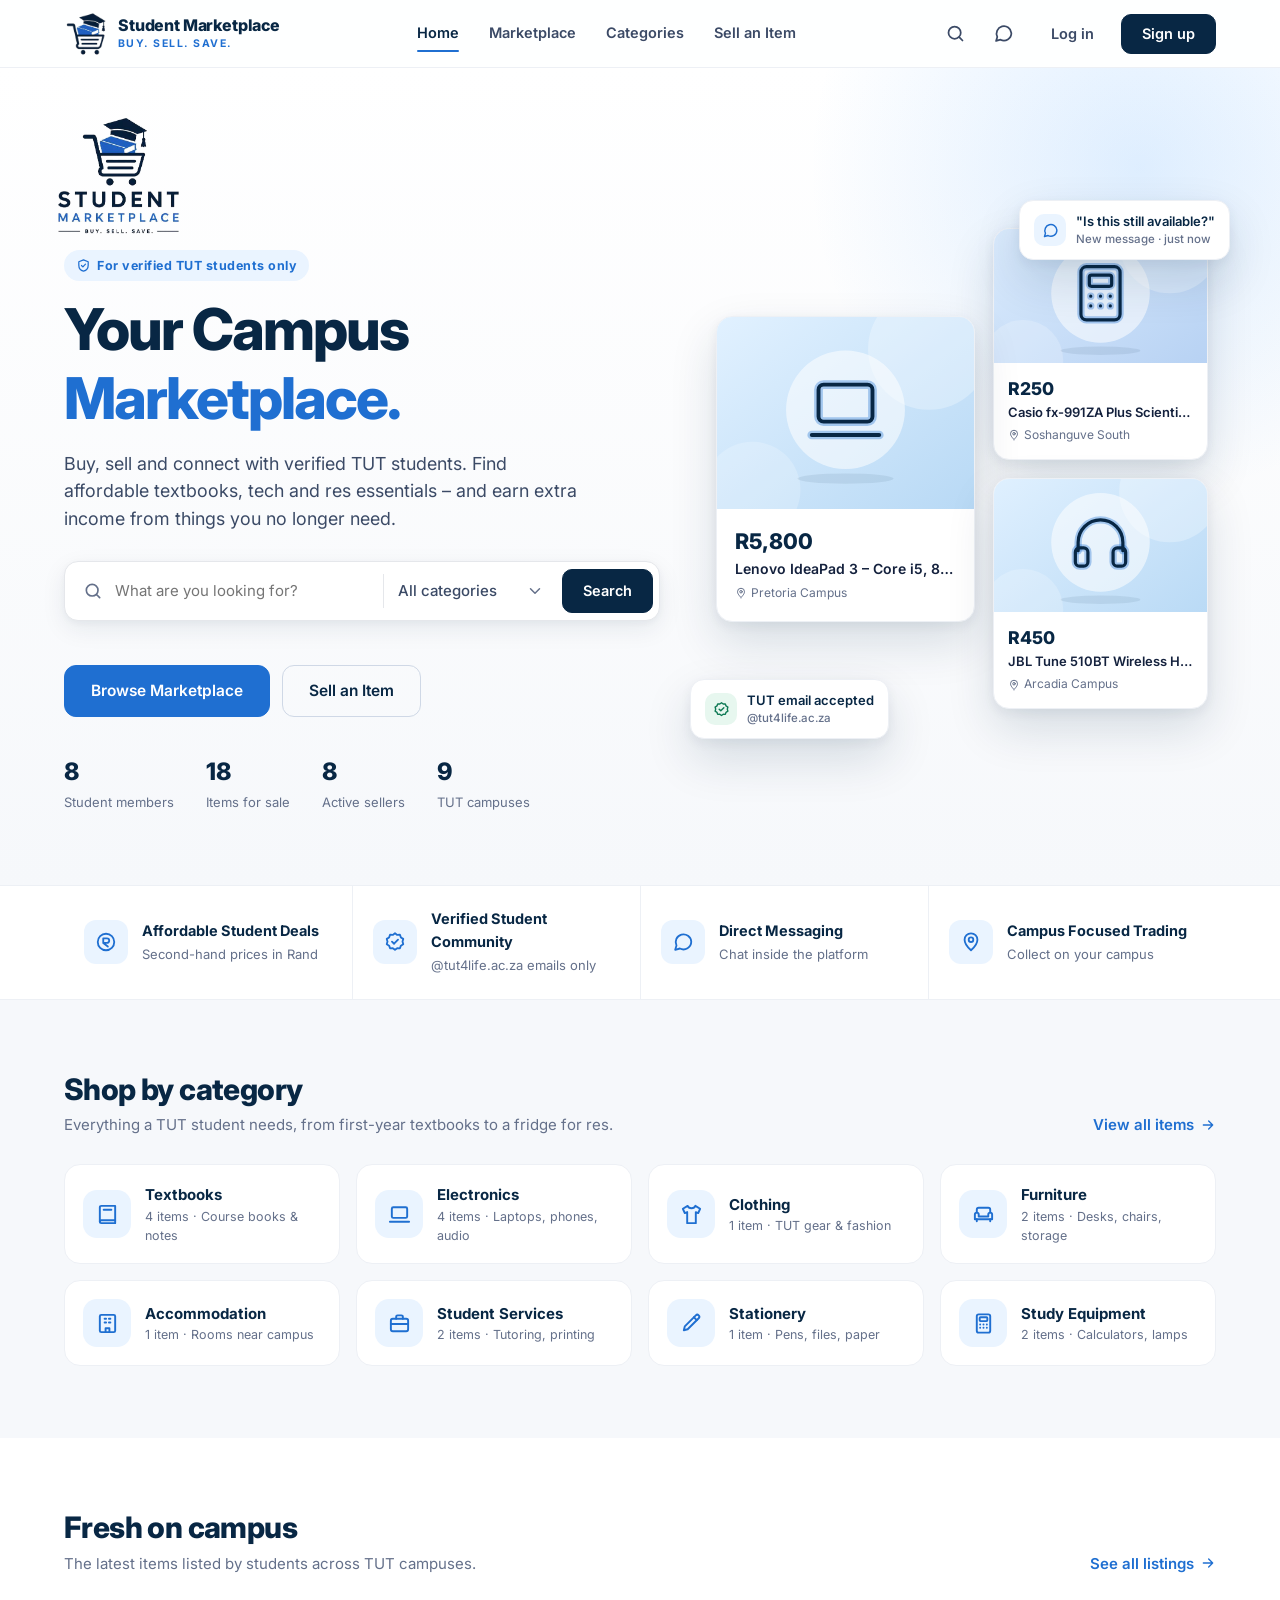
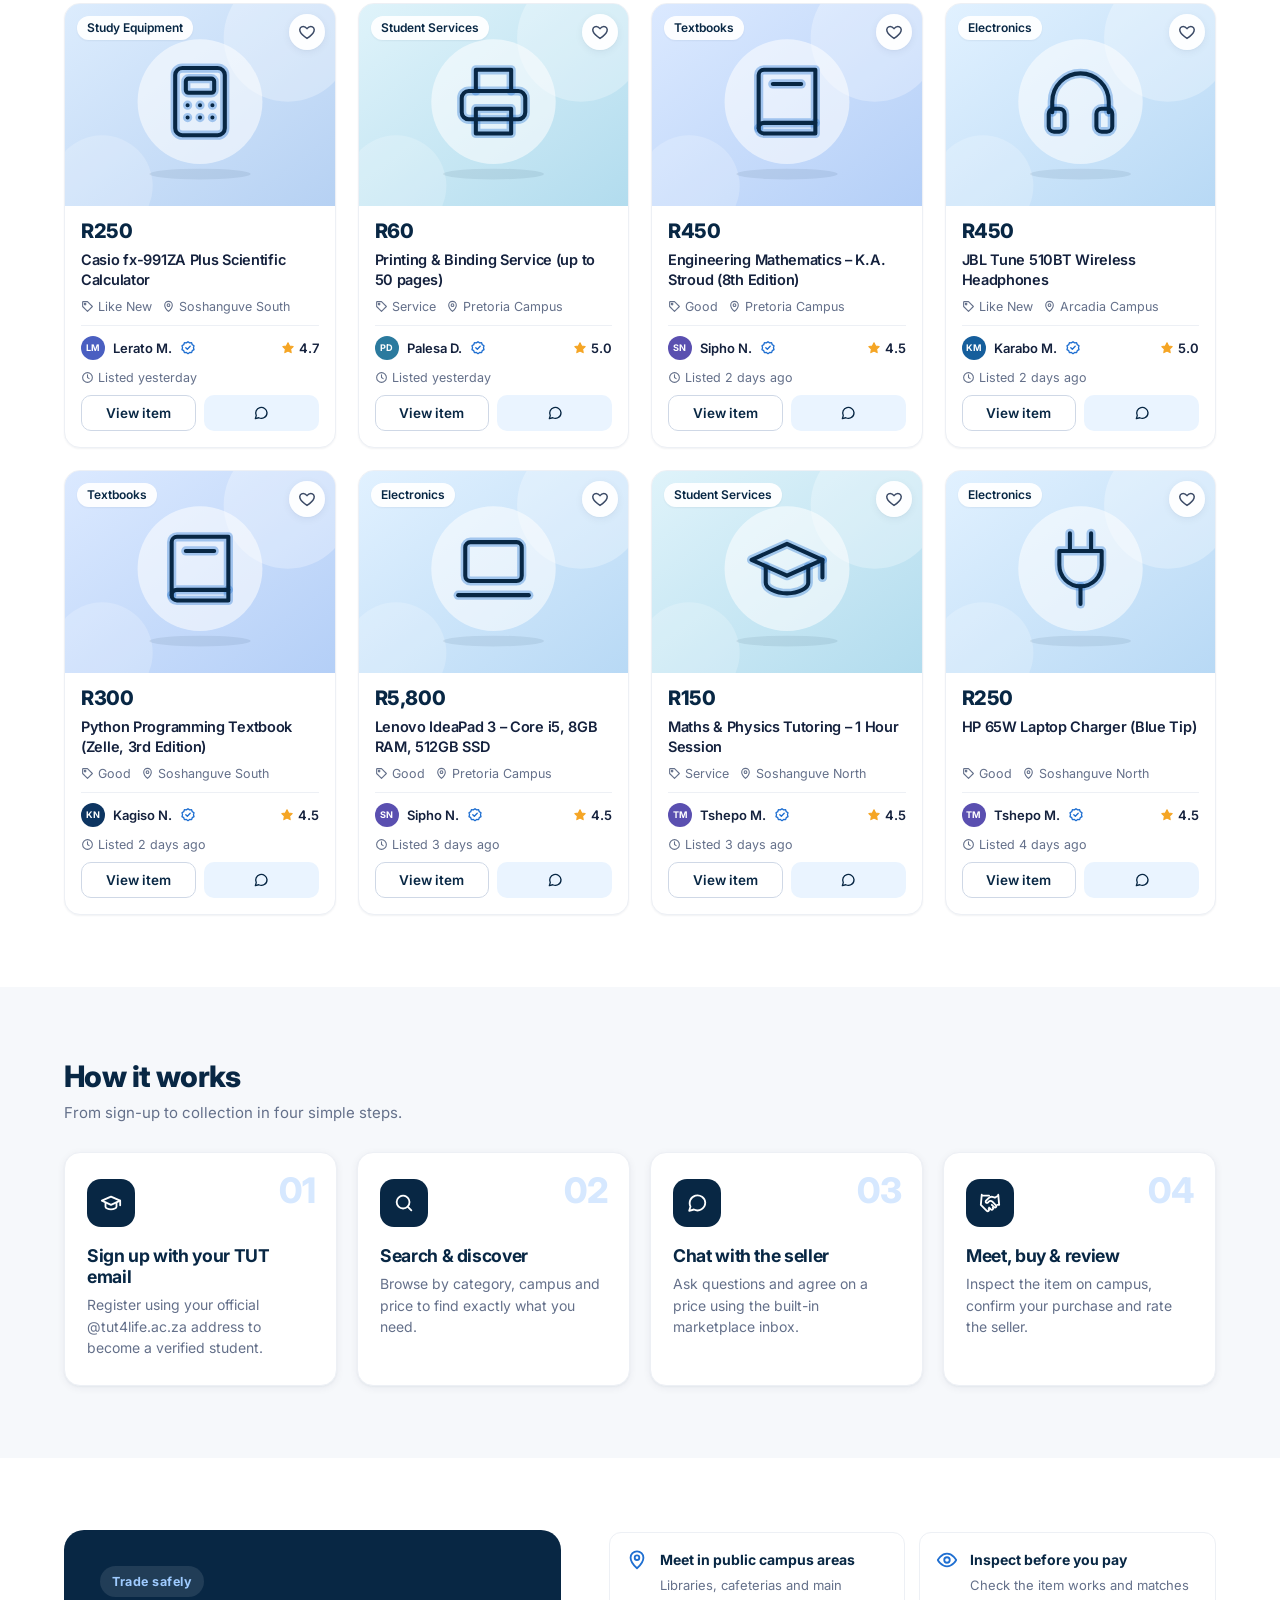
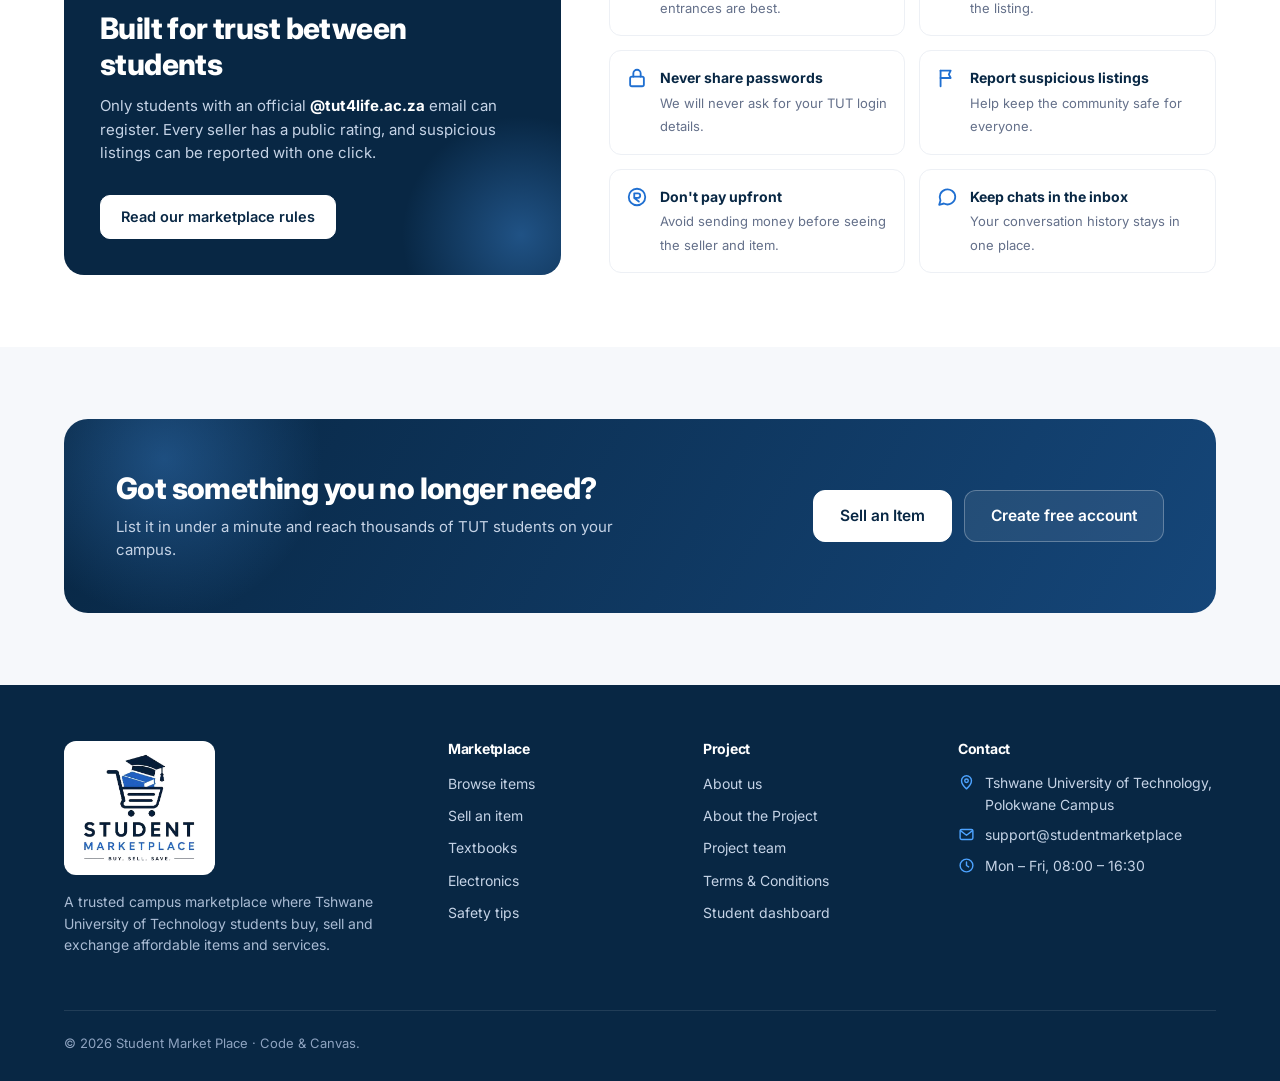
<file: index.html>
<!DOCTYPE html>
<html lang="en-ZA">
<head>
  <meta charset="utf-8">
  <meta name="viewport" content="width=device-width, initial-scale=1">
  <title>Student Market Place – Buy. Sell. Save. | TUT Campus Marketplace</title>
  <meta name="description" content="Student Market Place is a campus marketplace where verified Tshwane University of Technology students buy, sell and exchange affordable items and services.">
  <meta name="theme-color" content="#082744">
  <link rel="icon" href="favicon.ico" sizes="any">
  <link rel="apple-touch-icon" href="assets/images/apple-touch-icon.png">
  <link rel="preconnect" href="https://fonts.googleapis.com">
  <link rel="preconnect" href="https://fonts.gstatic.com" crossorigin>
  <link href="https://fonts.googleapis.com/css2?family=Inter:wght@400;500;600;700;800&display=swap" rel="stylesheet">
  <link rel="stylesheet" href="css/style.css">
  <script src="js/data.js" defer></script>
  <script src="js/app.js" defer></script>
  <script src="js/services.js" defer></script>
  <script src="js/home.js" defer></script>
</head>
<body data-page="home">
  <div id="app-header"></div>

  <main id="main">
    <!-- Hero -->
    <section class="hero">
      <div class="container hero-inner">
        <div>
          <img class="hero-logo" src="assets/images/logo.png" alt="Student Marketplace – Buy. Sell. Save." width="419" height="400">
          <span class="eyebrow" id="hero-eyebrow"><svg viewBox="0 0 24 24" fill="none" stroke="currentColor" stroke-width="2" stroke-linecap="round" stroke-linejoin="round" aria-hidden="true"><path d="M12 3 4.5 6v5.5c0 4.6 3.2 8.4 7.5 9.5 4.3-1.1 7.5-4.9 7.5-9.5V6z"/><path d="m8.8 12 2.2 2.2 4.2-4.4"/></svg>For verified TUT students only</span>
          <h1>Your Campus <span class="accent">Marketplace.</span></h1>
          <p class="hero-lead">Buy, sell and connect with verified TUT students. Find affordable textbooks, tech and res essentials – and earn extra income from things you no longer need.</p>

          <form class="hero-search" id="hero-search" role="search" novalidate>
            <div class="hs-input">
              <svg viewBox="0 0 24 24" fill="none" stroke="currentColor" stroke-width="2" stroke-linecap="round" aria-hidden="true"><circle cx="11" cy="11" r="7"/><path d="m20 20-3.5-3.5"/></svg>
              <label for="hero-q" class="sr-only">What are you looking for?</label>
              <input id="hero-q" type="search" placeholder="What are you looking for?" autocomplete="off">
            </div>
            <label for="hero-cat" class="sr-only">Category</label>
            <select id="hero-cat" class="select">
              <option value="">All categories</option>
            </select>
            <button class="btn btn-primary" type="submit">Search</button>
          </form>
          <div class="hero-search-msg" id="hero-search-msg" aria-live="polite"></div>

          <div class="hero-ctas">
            <a class="btn btn-blue btn-lg" href="marketplace.html">Browse Marketplace</a>
            <a class="btn btn-outline btn-lg" href="sell.html">Sell an Item</a>
          </div>

          <div class="hero-stats" id="hero-stats" aria-label="Marketplace statistics"></div>
        </div>

        <div class="hero-visual" id="hero-visual" aria-hidden="true"></div>
      </div>
    </section>

    <!-- Trust bar -->
    <section class="trust-bar" aria-label="Why students trust Student Market Place">
      <div class="container trust-inner" id="trust-bar"></div>
    </section>

    <!-- Categories -->
    <section class="section" id="categories">
      <div class="container">
        <div class="section-head">
          <div>
            <h2>Shop by category</h2>
            <p>Everything a TUT student needs, from first-year textbooks to a fridge for res.</p>
          </div>
          <a class="link-arrow" href="marketplace.html">View all items <svg viewBox="0 0 24 24" fill="none" stroke="currentColor" stroke-width="2" stroke-linecap="round" stroke-linejoin="round" aria-hidden="true"><path d="M5 12h14M13 6l6 6-6 6"/></svg></a>
        </div>
        <div class="category-grid" id="category-grid"></div>
      </div>
    </section>

    <!-- Featured listings -->
    <section class="section section-white">
      <div class="container">
        <div class="section-head">
          <div>
            <h2>Fresh on campus</h2>
            <p>The latest items listed by students across TUT campuses.</p>
          </div>
          <a class="link-arrow" href="marketplace.html?sort=newest">See all listings <svg viewBox="0 0 24 24" fill="none" stroke="currentColor" stroke-width="2" stroke-linecap="round" stroke-linejoin="round" aria-hidden="true"><path d="M5 12h14M13 6l6 6-6 6"/></svg></a>
        </div>
        <div class="product-grid" id="featured-grid"></div>
      </div>
    </section>

    <!-- How it works -->
    <section class="section" id="how-it-works">
      <div class="container">
        <div class="section-head">
          <div>
            <h2>How it works</h2>
            <p>From sign-up to collection in four simple steps.</p>
          </div>
        </div>
        <div class="steps" id="steps"></div>
      </div>
    </section>

    <!-- Safety -->
    <section class="section section-white" id="safety">
      <div class="container safety-wrap">
        <div class="safety-panel">
          <span class="eyebrow">Trade safely</span>
          <h2>Built for trust between students</h2>
          <p>Only students with an official <strong style="color:#fff">@tut4life.ac.za</strong> email can register. Every seller has a public rating, and suspicious listings can be reported with one click.</p>
          <a class="btn btn-white mt-16" href="terms.html">Read our marketplace rules</a>
        </div>
        <div class="safety-list" id="safety-list"></div>
      </div>
    </section>

    <!-- CTA -->
    <section class="section">
      <div class="container">
        <div class="cta-band">
          <div>
            <h2>Got something you no longer need?</h2>
            <p>List it in under a minute and reach thousands of TUT students on your campus.</p>
          </div>
          <div class="row row-wrap">
            <a class="btn btn-white btn-lg" href="sell.html">Sell an Item</a>
            <a class="btn btn-on-dark btn-lg" href="register.html" id="cta-register">Create free account</a>
          </div>
        </div>
      </div>
    </section>
  </main>

  <div id="app-footer"></div>
</body>
</html>
</file>
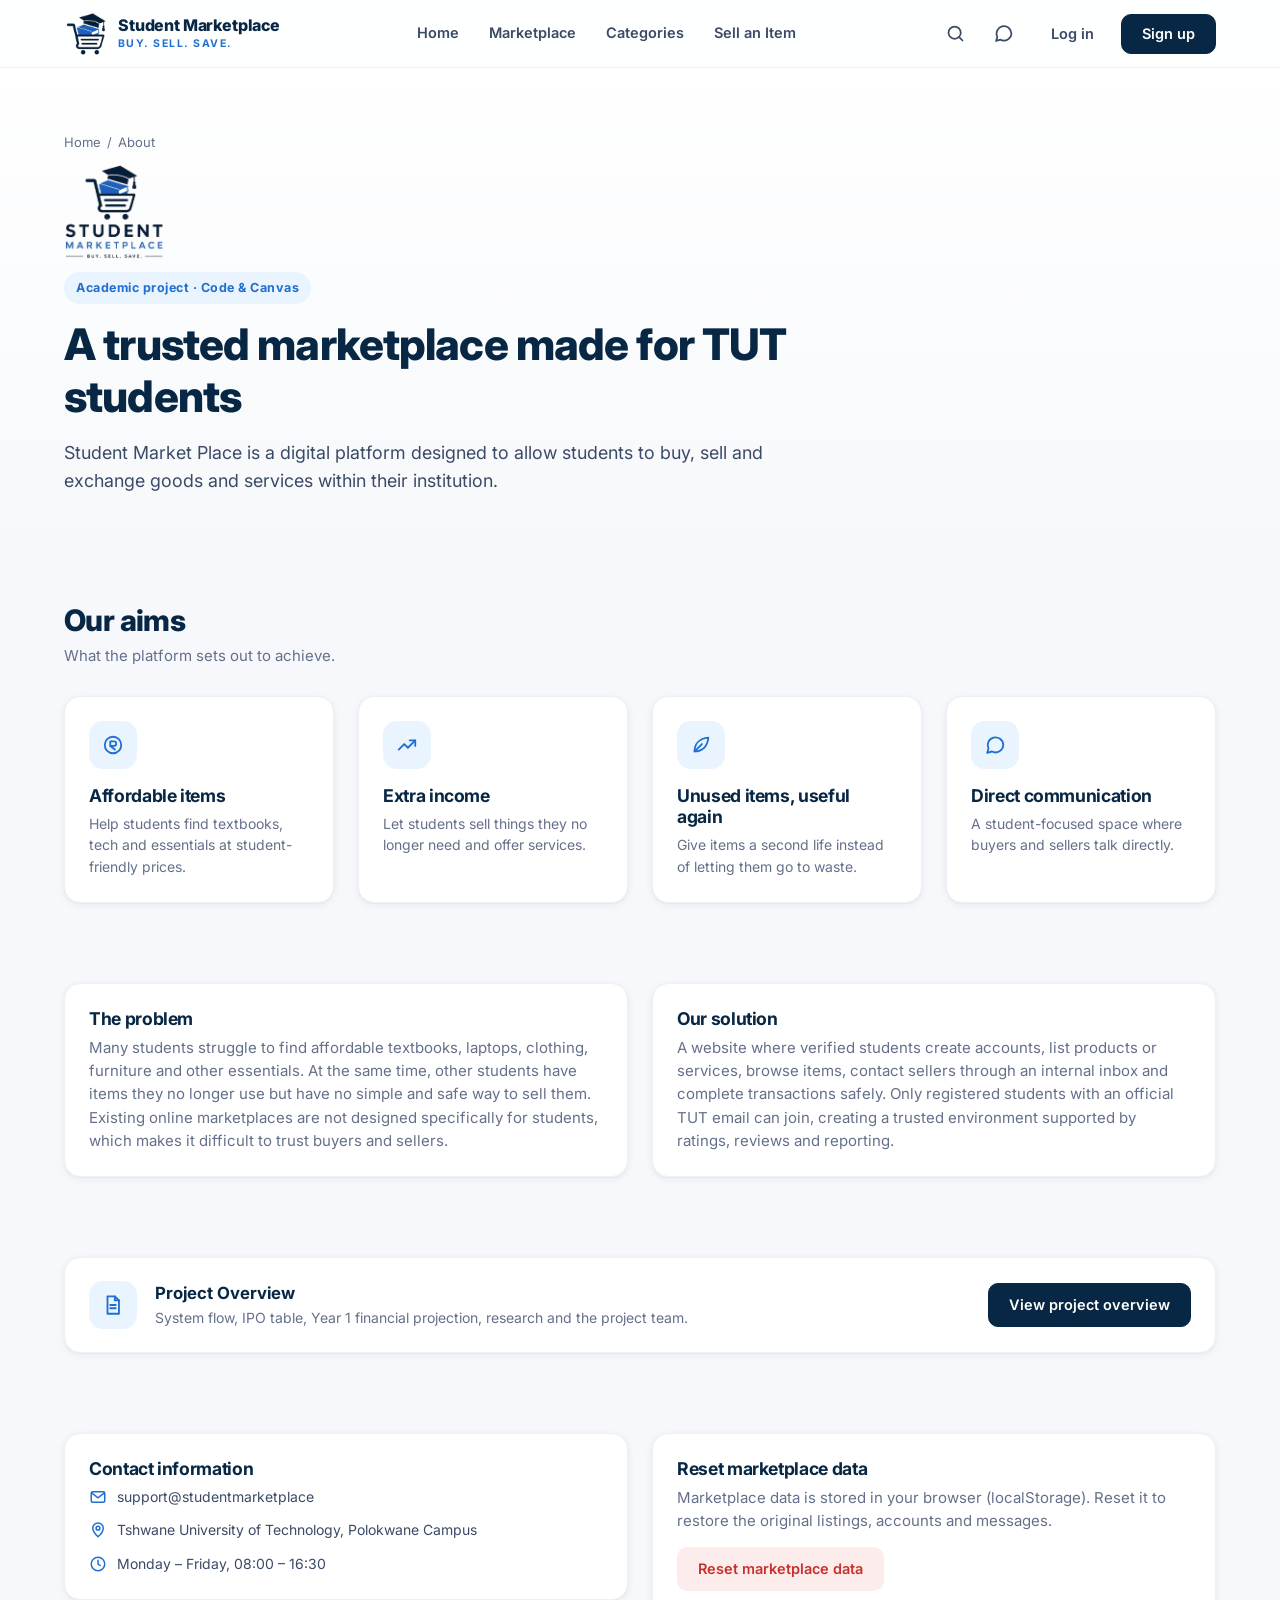
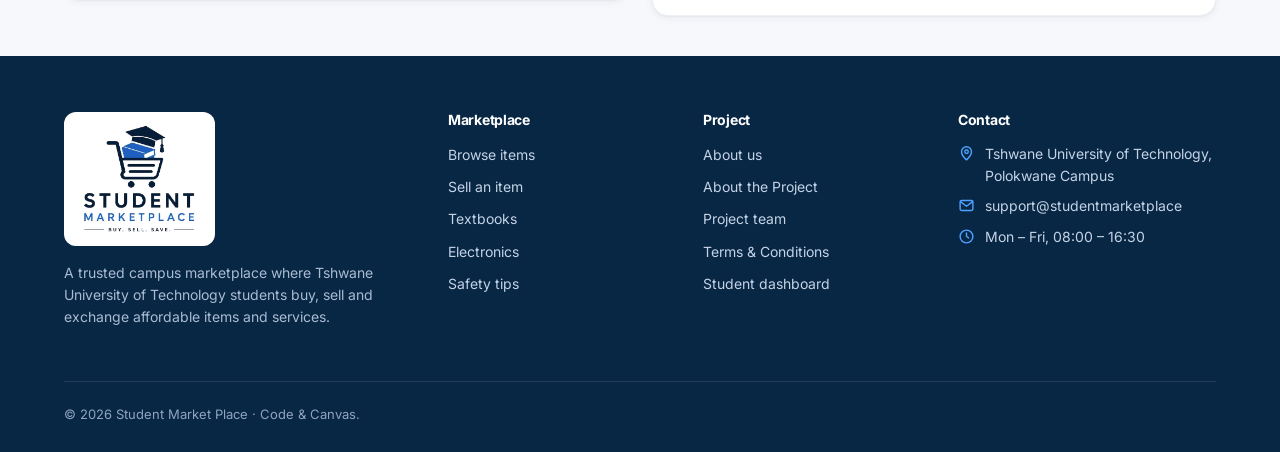
<file: about.html>
<!DOCTYPE html>
<html lang="en-ZA">
<head>
  <meta charset="utf-8">
  <meta name="viewport" content="width=device-width, initial-scale=1">
  <title>About the project | Student Market Place</title>
  <meta name="description" content="About Student Market Place – a digital platform for TUT students to buy, sell and exchange products and services.">
  <meta name="theme-color" content="#082744">
  <link rel="icon" href="favicon.ico" sizes="any">
  <link rel="apple-touch-icon" href="assets/images/apple-touch-icon.png">
  <link rel="preconnect" href="https://fonts.googleapis.com">
  <link rel="preconnect" href="https://fonts.gstatic.com" crossorigin>
  <link href="https://fonts.googleapis.com/css2?family=Inter:wght@400;500;600;700;800&display=swap" rel="stylesheet">
  <link rel="stylesheet" href="css/style.css">
  <script src="js/data.js" defer></script>
  <script src="js/app.js" defer></script>
  <script src="js/services.js" defer></script>
  <script src="js/about.js" defer></script>
</head>
<body data-page="about">
  <div id="app-header"></div>

  <main id="main">
    <section class="about-hero">
      <div class="container">
        <nav class="breadcrumb" aria-label="Breadcrumb"><a href="index.html">Home</a><span aria-hidden="true">/</span><span aria-current="page">About</span></nav>
        <img class="page-logo" src="assets/images/logo.png" alt="Student Marketplace – Buy. Sell. Save." width="419" height="400">
        <span class="eyebrow">Academic project · Code &amp; Canvas</span>
        <h1 style="max-width:760px">A trusted marketplace made for TUT students</h1>
        <p class="hero-lead" style="max-width:720px">Student Market Place is a digital platform designed to allow students to buy, sell and exchange goods and services within their institution.</p>
      </div>
    </section>

    <section class="section-sm">
      <div class="container">
        <div class="section-head"><div><h2>Our aims</h2><p>What the platform sets out to achieve.</p></div></div>
        <div class="grid grid-4" id="aims"></div>
      </div>
    </section>

    <section class="section-sm">
      <div class="container grid grid-2" style="align-items:start">
        <div class="card card-pad">
          <h3>The problem</h3>
          <p class="muted mb-0">Many students struggle to find affordable textbooks, laptops, clothing, furniture and other essentials. At the same time, other students have items they no longer use but have no simple and safe way to sell them. Existing online marketplaces are not designed specifically for students, which makes it difficult to trust buyers and sellers.</p>
        </div>
        <div class="card card-pad">
          <h3>Our solution</h3>
          <p class="muted mb-0">A website where verified students create accounts, list products or services, browse items, contact sellers through an internal inbox and complete transactions safely. Only registered students with an official TUT email can join, creating a trusted environment supported by ratings, reviews and reporting.</p>
        </div>
      </div>
    </section>

    <section class="section-sm">
      <div class="container">
        <a class="card card-hover project-link" href="project.html">
          <span class="aim-icon"><!--icon--></span>
          <span class="grow"><strong>Project Overview</strong><span>System flow, IPO table, Year 1 financial projection, research and the project team.</span></span>
          <span class="btn btn-primary">View project overview</span>
        </a>
      </div>
    </section>

    <section class="section-sm">
      <div class="container grid grid-2" style="align-items:start">
        <div class="card card-pad">
          <h3>Contact information</h3>
          <ul class="tip-list">
            <li><svg viewBox="0 0 24 24" fill="none" stroke="currentColor" stroke-width="2" stroke-linecap="round" aria-hidden="true"><rect x="3" y="5" width="18" height="14" rx="2"/><path d="m3.5 6.5 8.5 6.5 8.5-6.5"/></svg>support@studentmarketplace</li>
            <li><svg viewBox="0 0 24 24" fill="none" stroke="currentColor" stroke-width="2" stroke-linecap="round" aria-hidden="true"><path d="M12 21s-7-6.2-7-11.5a7 7 0 0 1 14 0C19 14.8 12 21 12 21z"/><circle cx="12" cy="9.5" r="2.5"/></svg>Tshwane University of Technology, Polokwane Campus</li>
            <li><svg viewBox="0 0 24 24" fill="none" stroke="currentColor" stroke-width="2" stroke-linecap="round" aria-hidden="true"><circle cx="12" cy="12" r="9"/><path d="M12 7v5l3 2"/></svg>Monday – Friday, 08:00 – 16:30</li>
          </ul>
        </div>
        <div class="card card-pad">
          <h3>Reset marketplace data</h3>
          <p class="muted">Marketplace data is stored in your browser (localStorage). Reset it to restore the original listings, accounts and messages.</p>
          <button type="button" class="btn btn-danger-soft" id="reset-demo">Reset marketplace data</button>
        </div>
      </div>
    </section>
  </main>

  <div id="app-footer"></div>
</body>
</html>
</file>
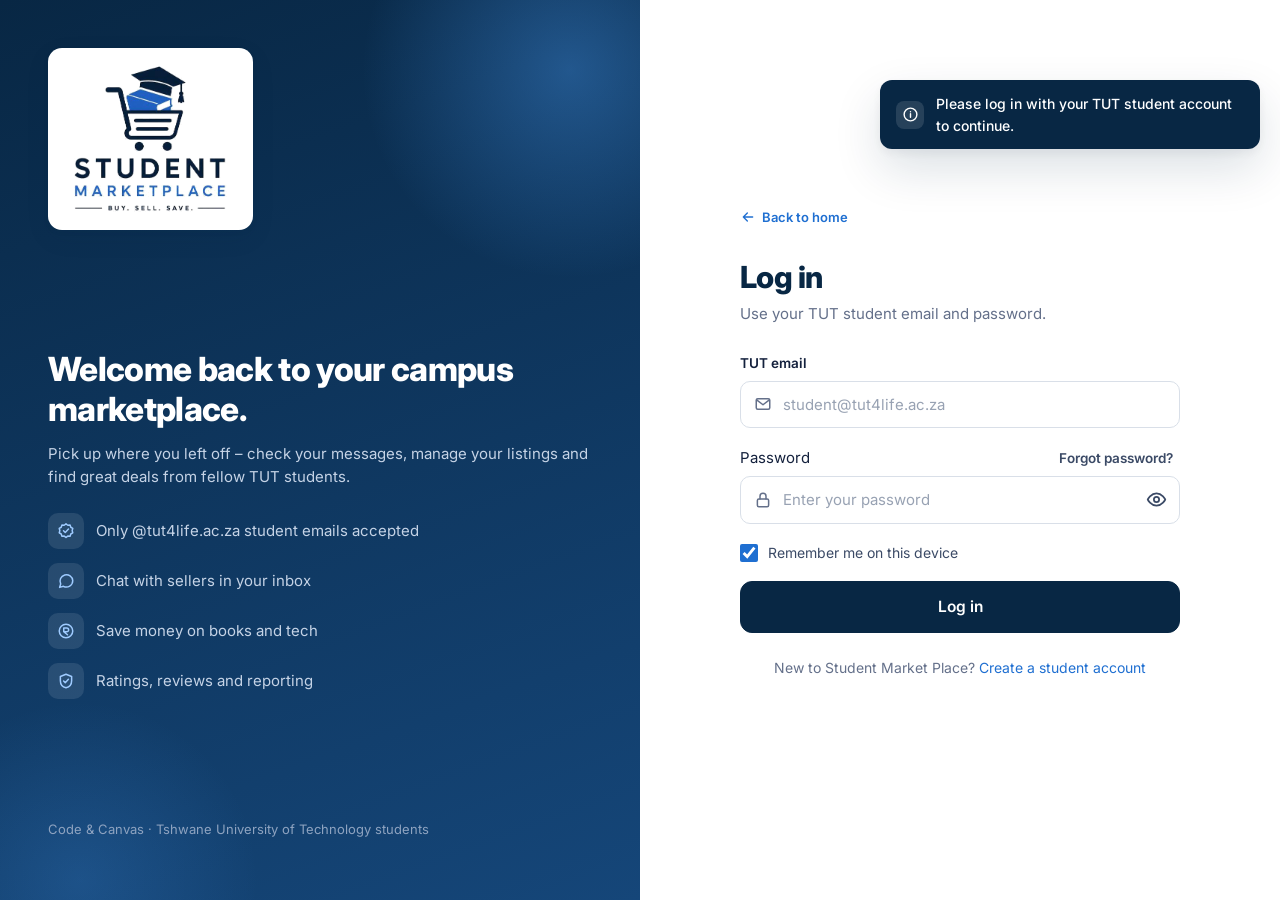
<file: dashboard.html>
<!DOCTYPE html>
<html lang="en-ZA">
<head>
  <meta charset="utf-8">
  <meta name="viewport" content="width=device-width, initial-scale=1">
  <title>Dashboard | Student Market Place</title>
  <meta name="description" content="Your Student Market Place dashboard: listings, purchases, messages and reviews.">
  <meta name="theme-color" content="#082744">
  <link rel="icon" href="favicon.ico" sizes="any">
  <link rel="apple-touch-icon" href="assets/images/apple-touch-icon.png">
  <link rel="preconnect" href="https://fonts.googleapis.com">
  <link rel="preconnect" href="https://fonts.gstatic.com" crossorigin>
  <link href="https://fonts.googleapis.com/css2?family=Inter:wght@400;500;600;700;800&display=swap" rel="stylesheet">
  <link rel="stylesheet" href="css/style.css">
  <script src="js/data.js" defer></script>
  <script src="js/app.js" defer></script>
  <script src="js/services.js" defer></script>
  <script src="js/dashboard.js" defer></script>
</head>
<body data-page="dashboard" data-auth="required">
  <div id="app-header"></div>
  <main id="main" class="container page">
    <div class="dash-layout">
      <aside class="card dash-sidebar" aria-label="Dashboard navigation">
        <div class="dash-user" id="dash-user"></div>
        <nav class="dash-nav" id="dash-nav"></nav>
      </aside>
      <div id="dash-view" class="stack" tabindex="-1"></div>
    </div>
  </main>
  <div id="app-footer"></div>
</body>
</html>
</file>
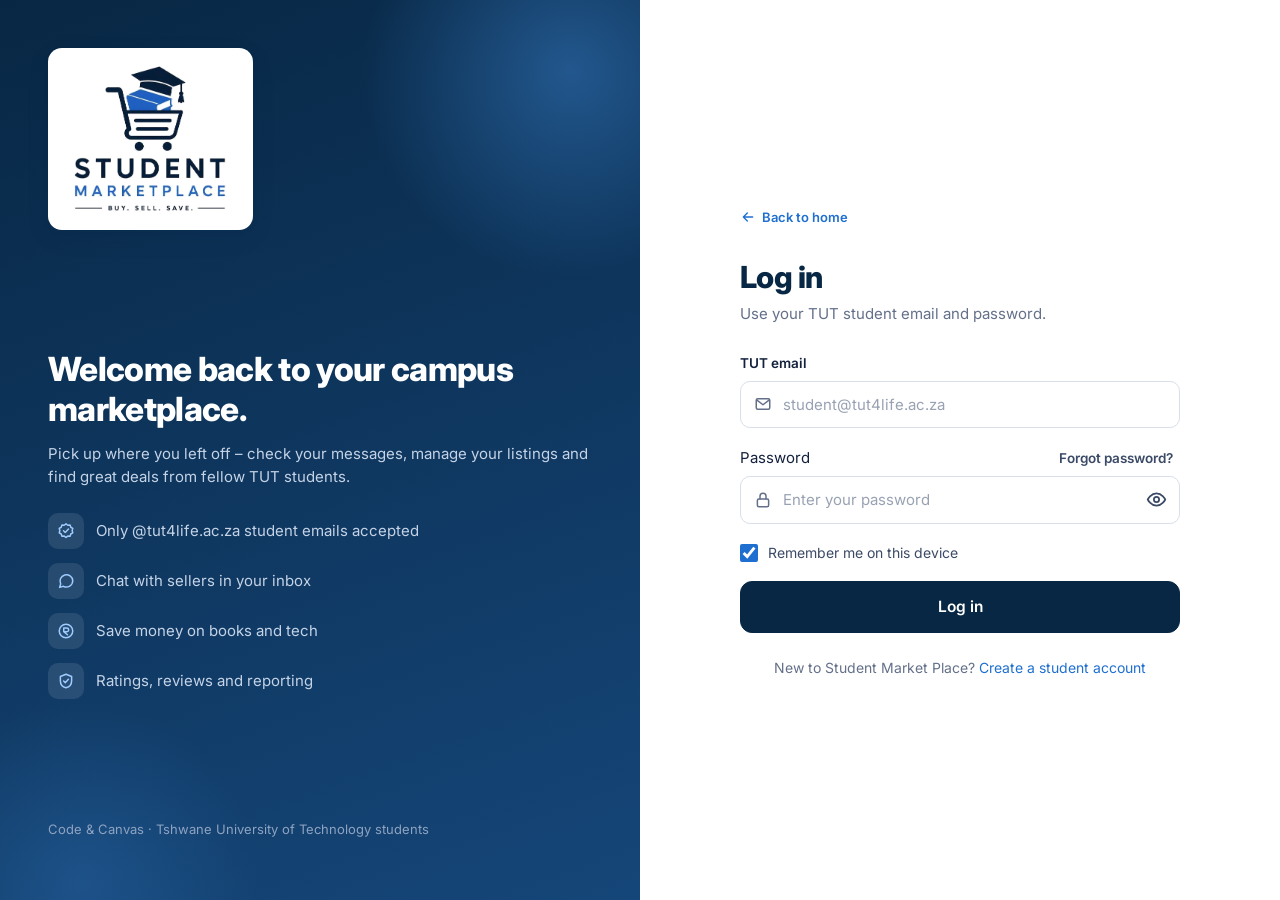
<file: login.html>
<!DOCTYPE html>
<html lang="en-ZA">
<head>
  <meta charset="utf-8">
  <meta name="viewport" content="width=device-width, initial-scale=1">
  <title>Log in | Student Market Place</title>
  <meta name="description" content="Log in to Student Market Place with your TUT student email.">
  <meta name="theme-color" content="#082744">
  <link rel="icon" href="favicon.ico" sizes="any">
  <link rel="apple-touch-icon" href="assets/images/apple-touch-icon.png">
  <link rel="preconnect" href="https://fonts.googleapis.com">
  <link rel="preconnect" href="https://fonts.gstatic.com" crossorigin>
  <link href="https://fonts.googleapis.com/css2?family=Inter:wght@400;500;600;700;800&display=swap" rel="stylesheet">
  <link rel="stylesheet" href="css/style.css">
  <script src="js/data.js" defer></script>
  <script src="js/app.js" defer></script>
  <script src="js/services.js" defer></script>
  <script src="js/auth.js" defer></script>
</head>
<body data-page="login" data-no-bottom-nav>
  <main id="main" class="auth-page">
    <aside class="auth-aside" aria-label="About Student Market Place">
      <a class="logo-chip" href="index.html" style="align-self:flex-start"><img src="assets/images/logo.png" alt="Student Marketplace – Buy. Sell. Save. (home)" width="419" height="400"></a>
      <div>
        <h2>Welcome back to your campus marketplace.</h2>
        <p>Pick up where you left off – check your messages, manage your listings and find great deals from fellow TUT students.</p>
        <ul id="aside-points"></ul>
      </div>
      <p class="aside-foot">Code &amp; Canvas · Tshwane University of Technology students</p>
    </aside>

    <div class="auth-main">
      <div class="auth-card">
        <div class="auth-top">
          <a href="index.html" class="link-arrow small"><svg viewBox="0 0 24 24" fill="none" stroke="currentColor" stroke-width="2" stroke-linecap="round" stroke-linejoin="round" aria-hidden="true" style="transform:rotate(180deg)"><path d="M5 12h14M13 6l6 6-6 6"/></svg>Back to home</a>
          <img class="mobile-logo" src="assets/images/logo-mark.png" alt="Student Marketplace" width="40" height="40">
        </div>

        <h1>Log in</h1>
        <p class="lead">Use your TUT student email and password.</p>

        <div id="form-alert" aria-live="assertive"></div>

        <form id="login-form" class="form-grid" novalidate>
          <div class="field">
            <label for="email">TUT email</label>
            <div class="input-group">
              <svg class="icon" viewBox="0 0 24 24" fill="none" stroke="currentColor" stroke-width="2" stroke-linecap="round" stroke-linejoin="round" aria-hidden="true"><rect x="3" y="5" width="18" height="14" rx="2"/><path d="m3.5 6.5 8.5 6.5 8.5-6.5"/></svg>
              <input class="input" id="email" type="email" autocomplete="username" placeholder="student@tut4life.ac.za" required>
            </div>
          </div>
          <div class="field">
            <div class="label-row"><label for="password">Password</label><button type="button" class="btn btn-ghost btn-sm" id="forgot-link" style="min-height:0;padding:2px 6px">Forgot password?</button></div>
            <div class="input-group">
              <svg class="icon" viewBox="0 0 24 24" fill="none" stroke="currentColor" stroke-width="2" stroke-linecap="round" stroke-linejoin="round" aria-hidden="true"><rect x="4.5" y="10.5" width="15" height="10.5" rx="2"/><path d="M8 10.5V7a4 4 0 0 1 8 0v3.5"/></svg>
              <input class="input" id="password" type="password" autocomplete="current-password" placeholder="Enter your password" required>
              <button type="button" class="icon-btn input-action" data-toggle-password="password" aria-label="Show password"></button>
            </div>
          </div>
          <label class="checkbox"><input type="checkbox" id="remember" checked> <span>Remember me on this device</span></label>
          <button type="submit" class="btn btn-primary btn-lg btn-block">Log in</button>
        </form>

        <p class="auth-switch">New to Student Market Place? <a href="register.html">Create a student account</a></p>
      </div>
    </div>
  </main>
</body>
</html>
</file>
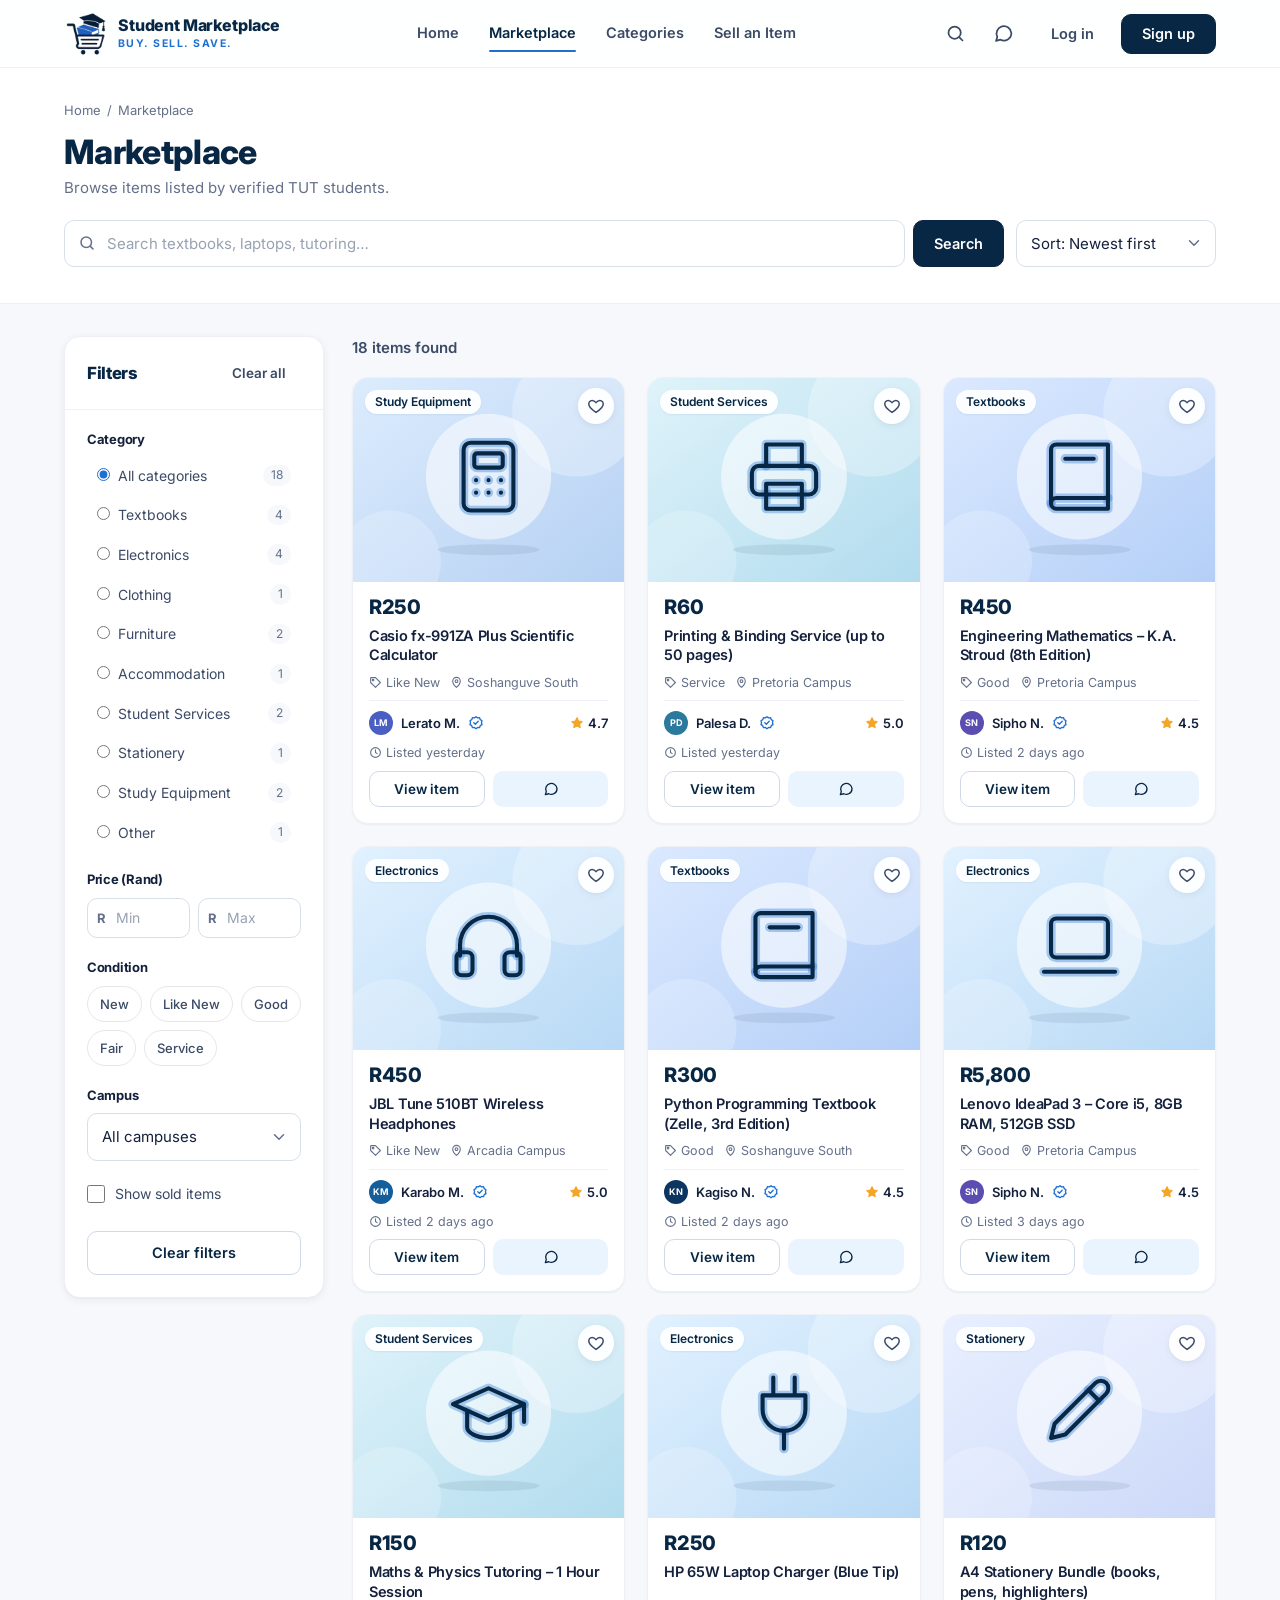
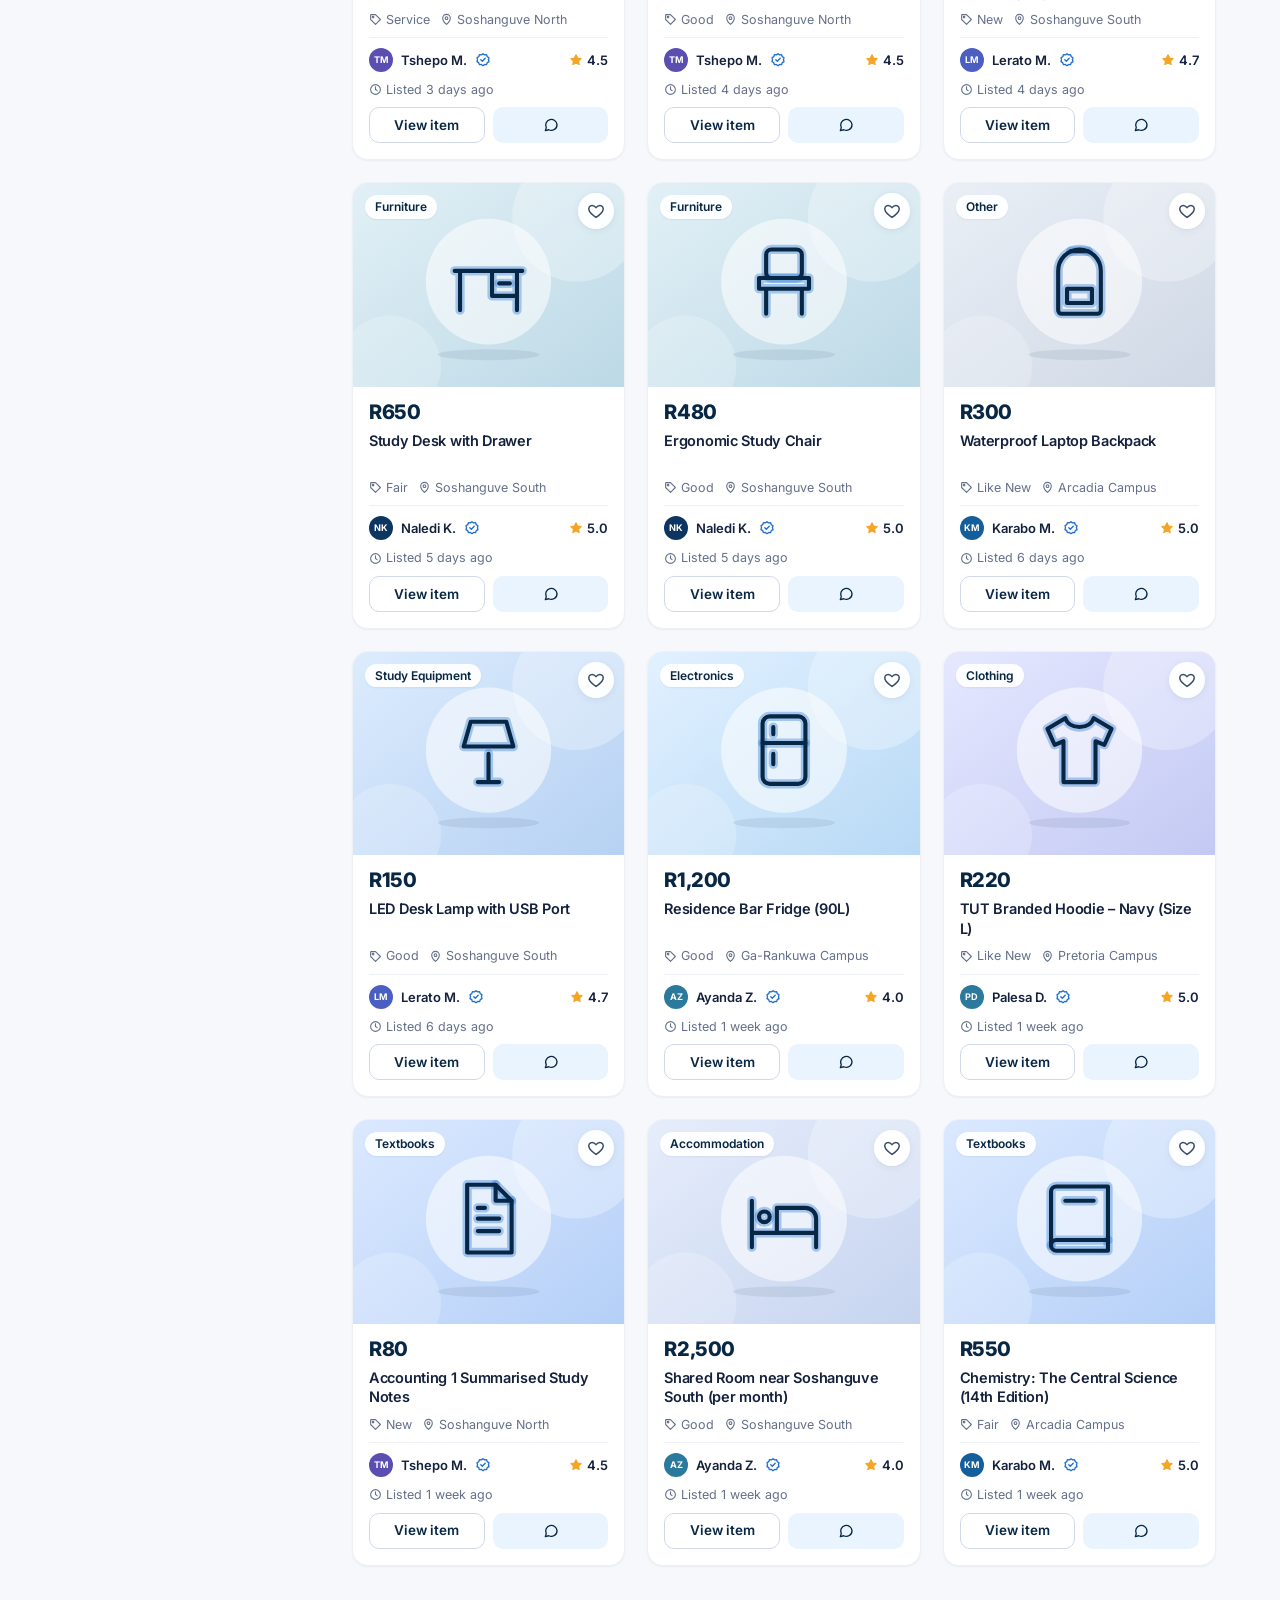
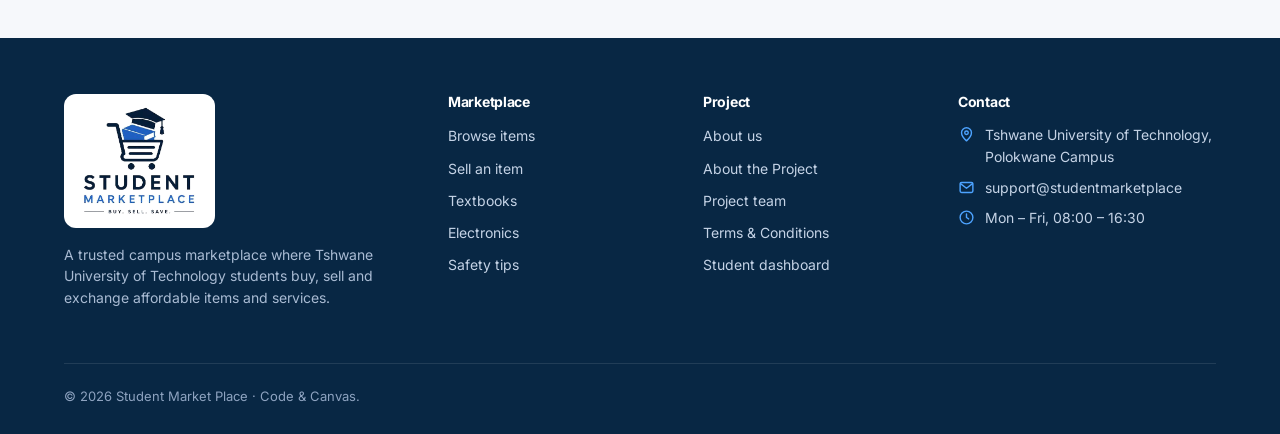
<file: marketplace.html>
<!DOCTYPE html>
<html lang="en-ZA">
<head>
  <meta charset="utf-8">
  <meta name="viewport" content="width=device-width, initial-scale=1">
  <title>Marketplace | Student Market Place</title>
  <meta name="description" content="Browse items for sale by verified TUT students: textbooks, electronics, furniture, accommodation and student services.">
  <meta name="theme-color" content="#082744">
  <link rel="icon" href="favicon.ico" sizes="any">
  <link rel="apple-touch-icon" href="assets/images/apple-touch-icon.png">
  <link rel="preconnect" href="https://fonts.googleapis.com">
  <link rel="preconnect" href="https://fonts.gstatic.com" crossorigin>
  <link href="https://fonts.googleapis.com/css2?family=Inter:wght@400;500;600;700;800&display=swap" rel="stylesheet">
  <link rel="stylesheet" href="css/style.css">
  <script src="js/data.js" defer></script>
  <script src="js/app.js" defer></script>
  <script src="js/services.js" defer></script>
  <script src="js/marketplace.js" defer></script>
</head>
<body data-page="marketplace">
  <div id="app-header"></div>

  <main id="main">
    <section class="page-header">
      <div class="container">
        <nav class="breadcrumb" aria-label="Breadcrumb"><a href="index.html">Home</a><span aria-hidden="true">/</span><span aria-current="page">Marketplace</span></nav>
        <h1>Marketplace</h1>
        <p id="results-summary">Browse items listed by verified TUT students.</p>

        <form class="market-toolbar" id="search-form" role="search" novalidate>
          <div class="search-box">
            <div class="input-group">
              <svg class="icon" viewBox="0 0 24 24" fill="none" stroke="currentColor" stroke-width="2" stroke-linecap="round" aria-hidden="true"><circle cx="11" cy="11" r="7"/><path d="m20 20-3.5-3.5"/></svg>
              <label for="q" class="sr-only">Search by product name or keyword</label>
              <input class="input" id="q" type="search" placeholder="Search textbooks, laptops, tutoring…" autocomplete="off">
            </div>
            <button class="btn btn-primary" type="submit">Search</button>
          </div>
          <button class="btn btn-outline filter-toggle" type="button" id="filter-toggle" aria-controls="filters" aria-expanded="false">
            <svg viewBox="0 0 24 24" fill="none" stroke="currentColor" stroke-width="2" stroke-linecap="round" aria-hidden="true"><path d="M4 6h10M18 6h2M4 12h4M12 12h8M4 18h12M20 18h0"/><circle cx="16" cy="6" r="2"/><circle cx="10" cy="12" r="2"/><circle cx="18" cy="18" r="2"/></svg>
            Filters <span class="badge" id="filter-count" hidden></span>
          </button>
          <label for="sort" class="sr-only">Sort by</label>
          <select class="select" id="sort">
            <option value="newest">Sort: Newest first</option>
            <option value="price-asc">Price: Low to high</option>
            <option value="price-desc">Price: High to low</option>
          </select>
        </form>
        <div id="search-hint" class="hint mt-8" aria-live="polite"></div>
      </div>
    </section>

    <div class="container page">
      <div class="market-layout">
        <aside class="card filters" id="filters" aria-label="Filters">
          <div class="drawer-head">
            <h2>Filters</h2>
            <button type="button" class="icon-btn" id="filters-close" aria-label="Close filters">
              <svg viewBox="0 0 24 24" fill="none" stroke="currentColor" stroke-width="2" stroke-linecap="round" aria-hidden="true"><path d="M6 6l12 12M18 6 6 18"/></svg>
            </button>
          </div>
          <div class="card-head"><h2>Filters</h2><button type="button" class="btn btn-ghost btn-sm" data-clear>Clear all</button></div>
          <div class="card-body">
            <div class="filter-group">
              <h3 id="cat-heading">Category</h3>
              <div class="radio-list" role="radiogroup" aria-labelledby="cat-heading" id="category-filter"></div>
            </div>
            <div class="filter-group">
              <h3>Price (Rand)</h3>
              <div class="price-range">
                <div class="input-prefix"><span>R</span><label for="min-price" class="sr-only">Minimum price</label><input class="input" id="min-price" type="number" min="0" inputmode="numeric" placeholder="Min"></div>
                <div class="input-prefix"><span>R</span><label for="max-price" class="sr-only">Maximum price</label><input class="input" id="max-price" type="number" min="0" inputmode="numeric" placeholder="Max"></div>
              </div>
              <div class="field-msg error mt-8" id="price-error" hidden></div>
            </div>
            <div class="filter-group">
              <h3 id="cond-heading">Condition</h3>
              <div class="chip-list" role="group" aria-labelledby="cond-heading" id="condition-filter"></div>
            </div>
            <div class="filter-group">
              <h3><label for="campus">Campus</label></h3>
              <select class="select" id="campus"><option value="">All campuses</option></select>
            </div>
            <div class="filter-group">
              <label class="checkbox"><input type="checkbox" id="show-sold"> <span>Show sold items</span></label>
            </div>
            <button type="button" class="btn btn-outline btn-block" data-clear>Clear filters</button>
          </div>
        </aside>

        <section aria-labelledby="results-heading">
          <div class="results-bar">
            <h2 class="sr-only" id="results-heading">Results</h2>
            <span class="count" id="result-count" aria-live="polite"></span>
            <div class="active-filters" id="active-filters"></div>
          </div>
          <div class="product-grid" id="product-grid"></div>
        </section>
      </div>
    </div>
  </main>

  <div id="app-footer"></div>
</body>
</html>
</file>
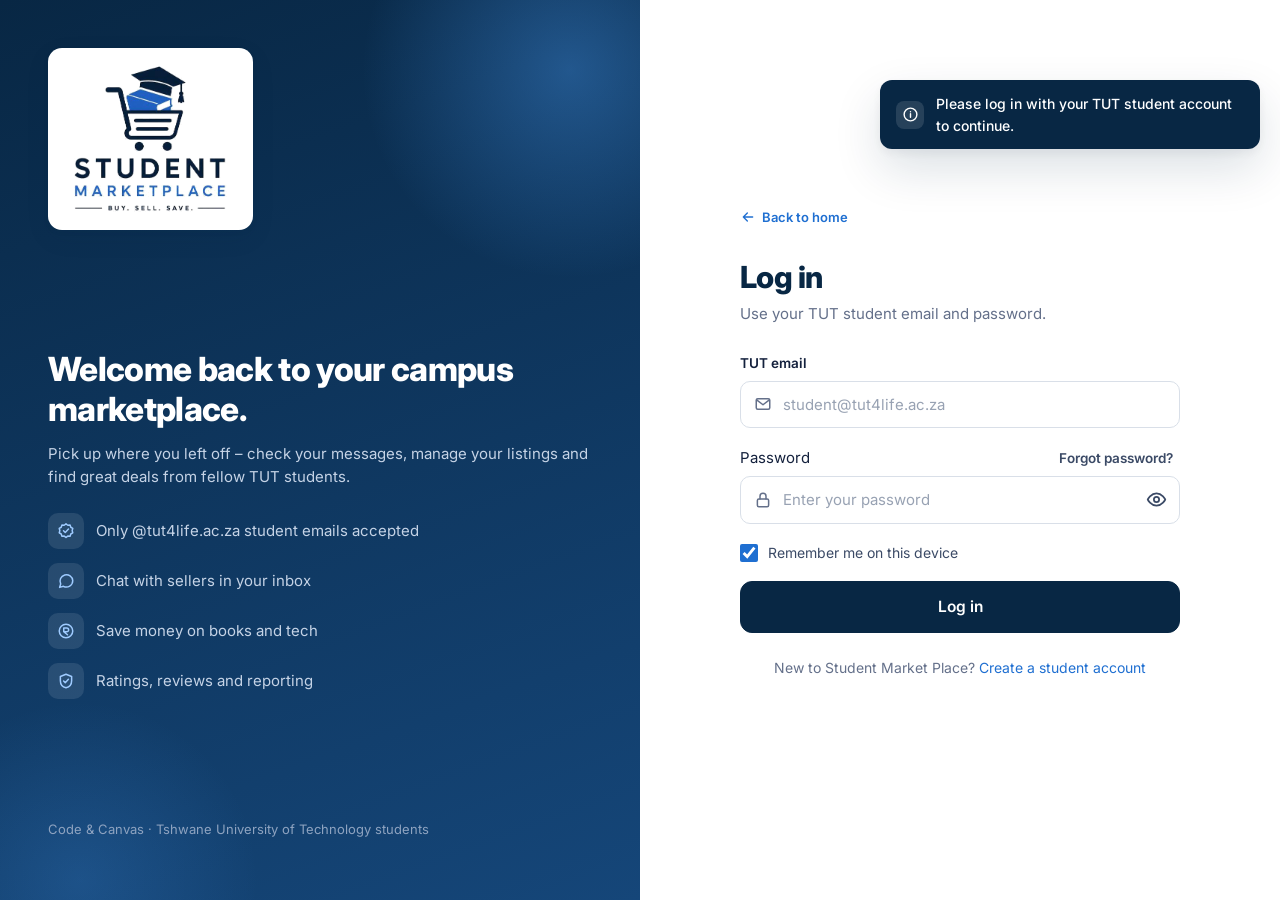
<file: messages.html>
<!DOCTYPE html>
<html lang="en-ZA">
<head>
  <meta charset="utf-8">
  <meta name="viewport" content="width=device-width, initial-scale=1">
  <title>Messages | Student Market Place</title>
  <meta name="description" content="Your Student Market Place inbox – chat with buyers and sellers about listings.">
  <meta name="theme-color" content="#082744">
  <link rel="icon" href="favicon.ico" sizes="any">
  <link rel="apple-touch-icon" href="assets/images/apple-touch-icon.png">
  <link rel="preconnect" href="https://fonts.googleapis.com">
  <link rel="preconnect" href="https://fonts.gstatic.com" crossorigin>
  <link href="https://fonts.googleapis.com/css2?family=Inter:wght@400;500;600;700;800&display=swap" rel="stylesheet">
  <link rel="stylesheet" href="css/style.css">
  <script src="js/data.js" defer></script>
  <script src="js/app.js" defer></script>
  <script src="js/services.js" defer></script>
  <script src="js/messages.js" defer></script>
</head>
<body data-page="messages" data-auth="required">
  <div id="app-header"></div>

  <main id="main" class="container messages-page">
    <div class="inbox" id="inbox">
      <aside class="inbox-sidebar" aria-label="Conversations">
        <div class="inbox-sidebar-head">
          <h1>Messages <span class="badge" id="inbox-unread" hidden></span></h1>
          <label for="convo-search" class="sr-only">Search conversations</label>
          <div class="input-group">
            <svg class="icon" viewBox="0 0 24 24" fill="none" stroke="currentColor" stroke-width="2" stroke-linecap="round" aria-hidden="true"><circle cx="11" cy="11" r="7"/><path d="m20 20-3.5-3.5"/></svg>
            <input class="input" id="convo-search" type="search" placeholder="Search conversations">
          </div>
        </div>
        <div class="convo-list" id="convo-list" role="list"></div>
      </aside>
      <section class="chat" id="chat" aria-label="Conversation"></section>
    </div>
  </main>
</body>
</html>
</file>
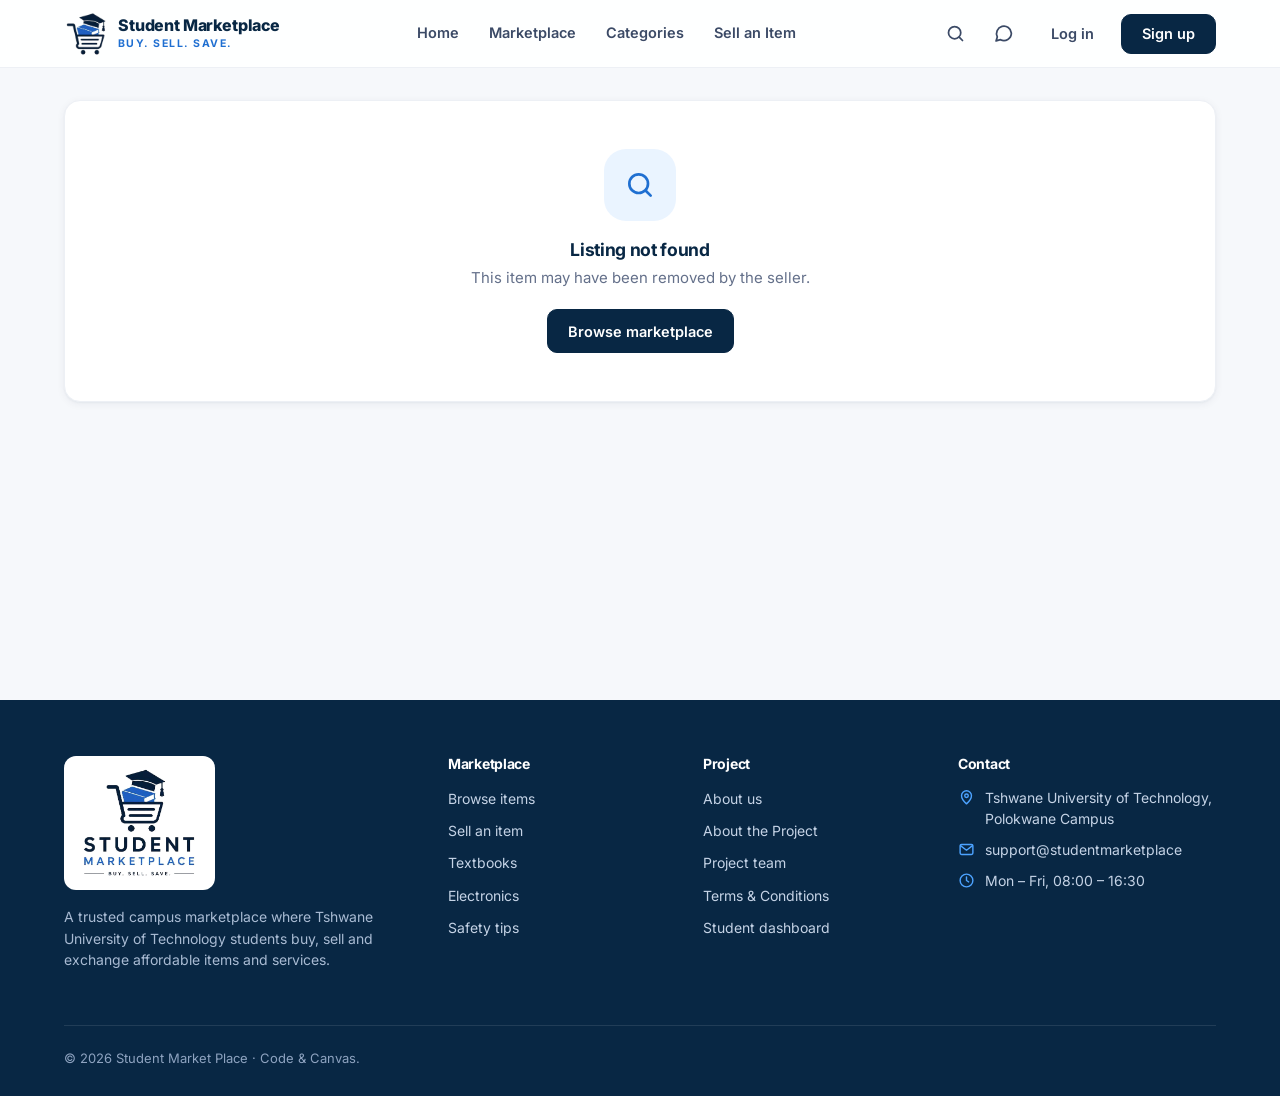
<file: product.html>
<!DOCTYPE html>
<html lang="en-ZA">
<head>
  <meta charset="utf-8">
  <meta name="viewport" content="width=device-width, initial-scale=1">
  <title>Item details | Student Market Place</title>
  <meta name="description" content="Listing details on Student Market Place – the TUT student marketplace.">
  <meta name="theme-color" content="#082744">
  <link rel="icon" href="favicon.ico" sizes="any">
  <link rel="apple-touch-icon" href="assets/images/apple-touch-icon.png">
  <link rel="preconnect" href="https://fonts.googleapis.com">
  <link rel="preconnect" href="https://fonts.gstatic.com" crossorigin>
  <link href="https://fonts.googleapis.com/css2?family=Inter:wght@400;500;600;700;800&display=swap" rel="stylesheet">
  <link rel="stylesheet" href="css/style.css">
  <script src="js/data.js" defer></script>
  <script src="js/app.js" defer></script>
  <script src="js/services.js" defer></script>
  <script src="js/product.js" defer></script>
</head>
<body data-page="product">
  <div id="app-header"></div>
  <main id="main" class="container page">
    <div id="product-root"></div>
  </main>
  <div id="app-footer"></div>
</body>
</html>
</file>
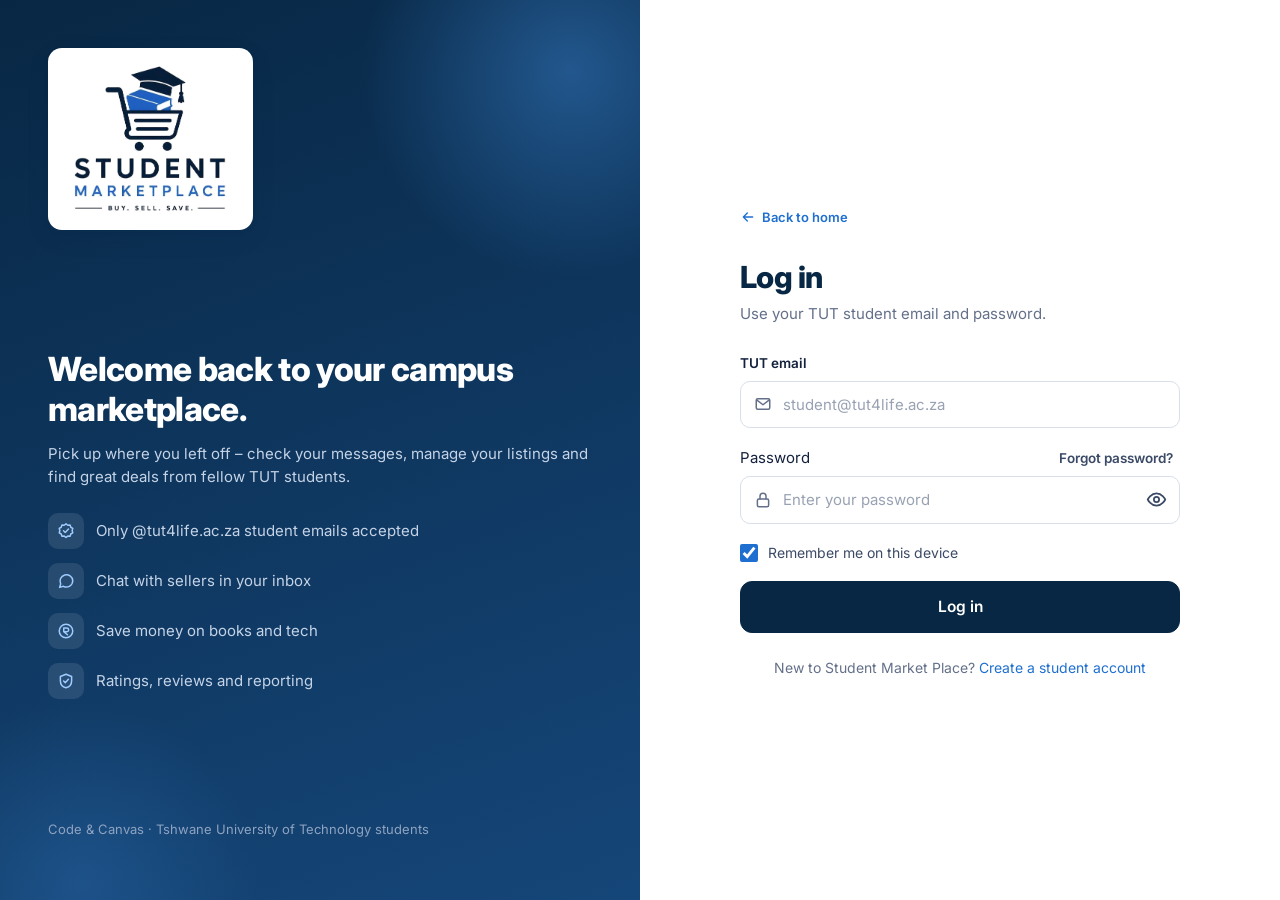
<file: profile.html>
<!DOCTYPE html>
<html lang="en-ZA">
<head>
  <meta charset="utf-8">
  <meta name="viewport" content="width=device-width, initial-scale=1">
  <title>Student profile | Student Market Place</title>
  <meta name="description" content="Seller profile on Student Market Place – verified TUT student, ratings and listings.">
  <meta name="theme-color" content="#082744">
  <link rel="icon" href="favicon.ico" sizes="any">
  <link rel="apple-touch-icon" href="assets/images/apple-touch-icon.png">
  <link rel="preconnect" href="https://fonts.googleapis.com">
  <link rel="preconnect" href="https://fonts.gstatic.com" crossorigin>
  <link href="https://fonts.googleapis.com/css2?family=Inter:wght@400;500;600;700;800&display=swap" rel="stylesheet">
  <link rel="stylesheet" href="css/style.css">
  <script src="js/data.js" defer></script>
  <script src="js/app.js" defer></script>
  <script src="js/services.js" defer></script>
  <script src="js/profile.js" defer></script>
</head>
<body data-page="profile">
  <div id="app-header"></div>
  <main id="main" class="container page">
    <div id="profile-root"></div>
  </main>
  <div id="app-footer"></div>
</body>
</html>
</file>
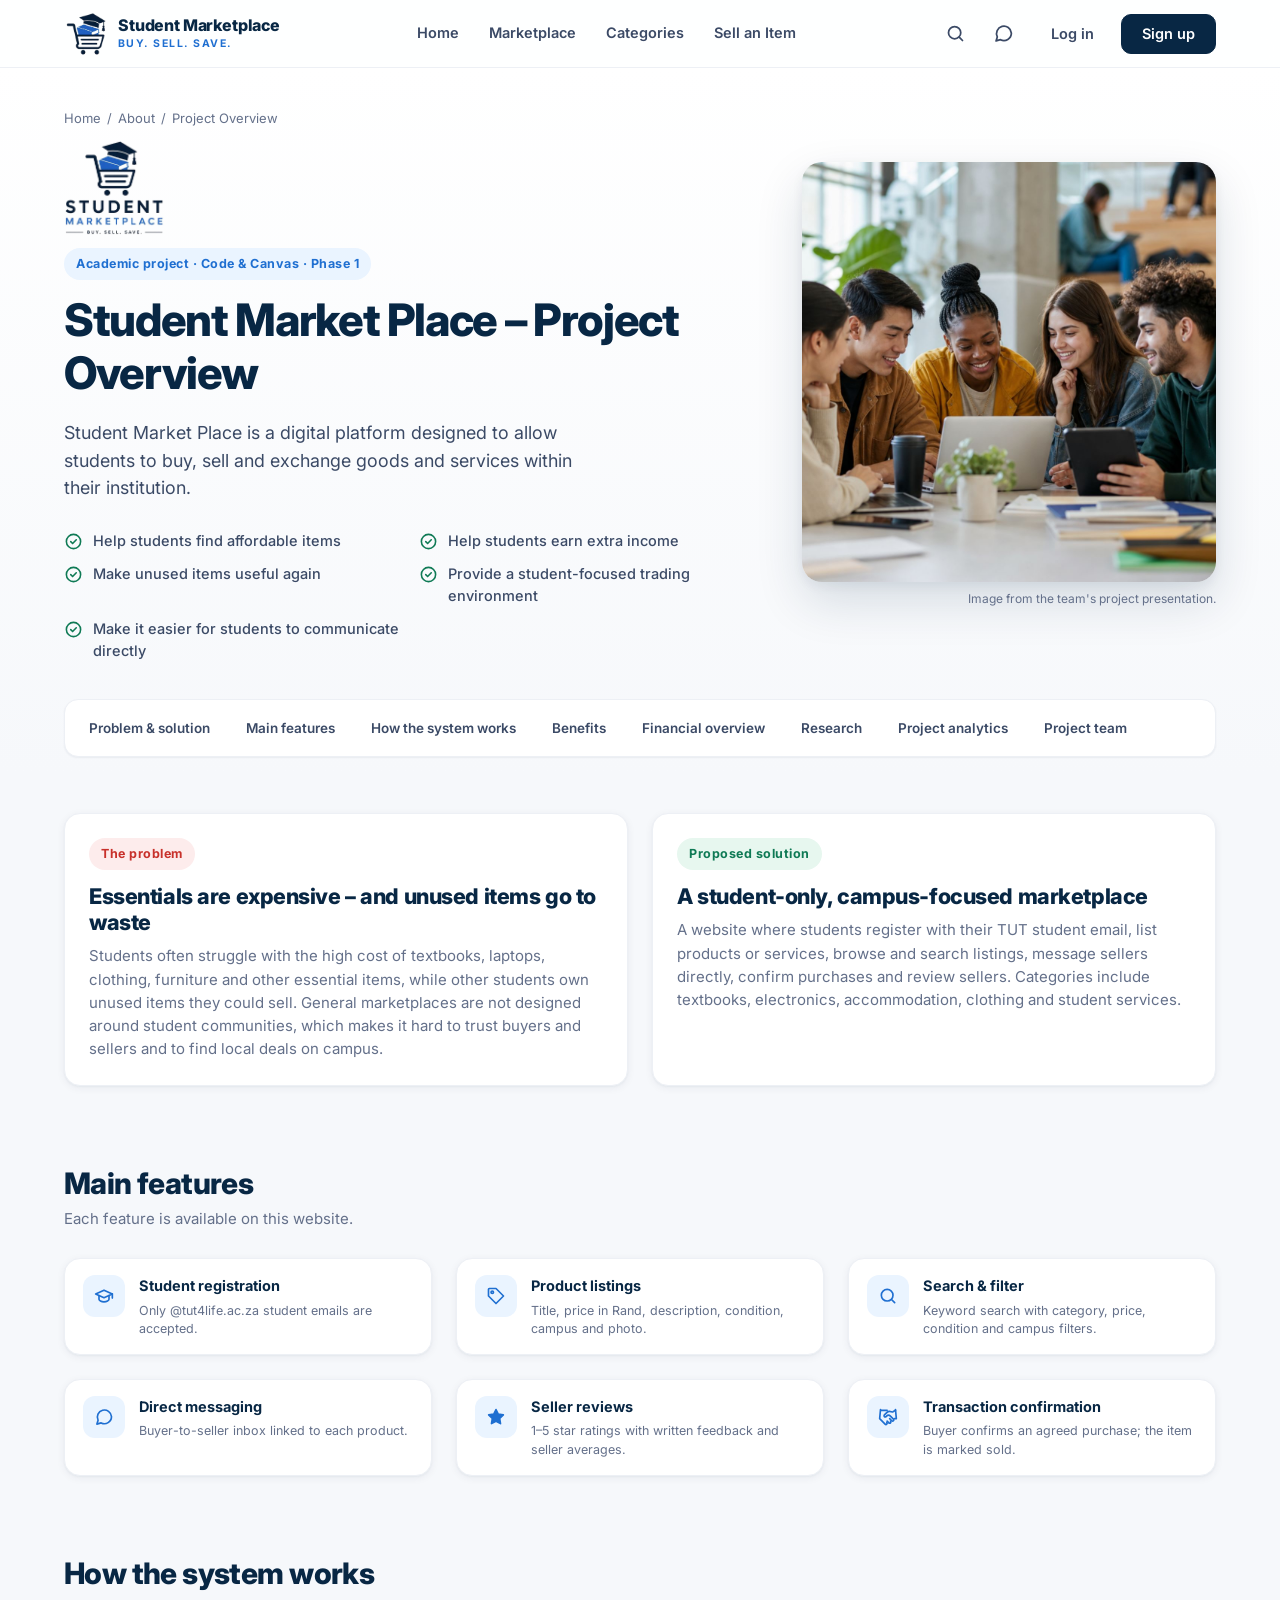
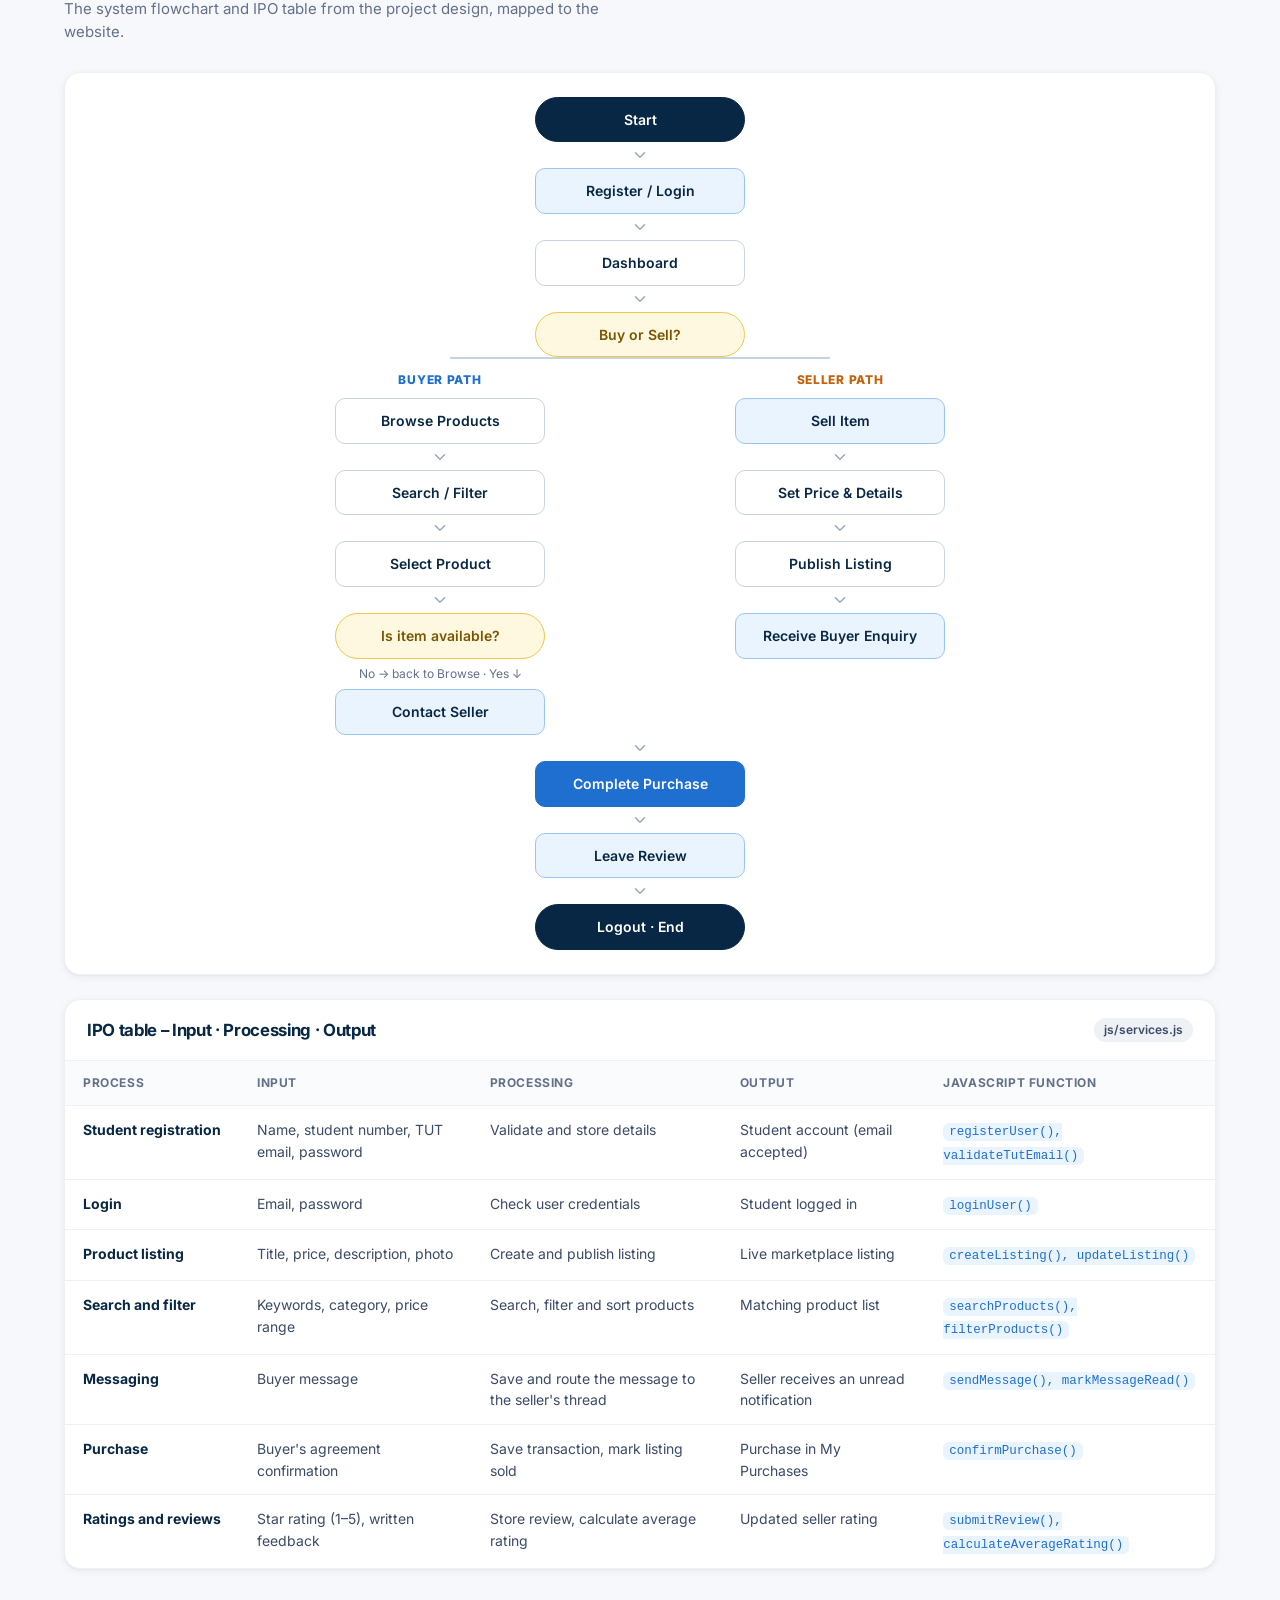
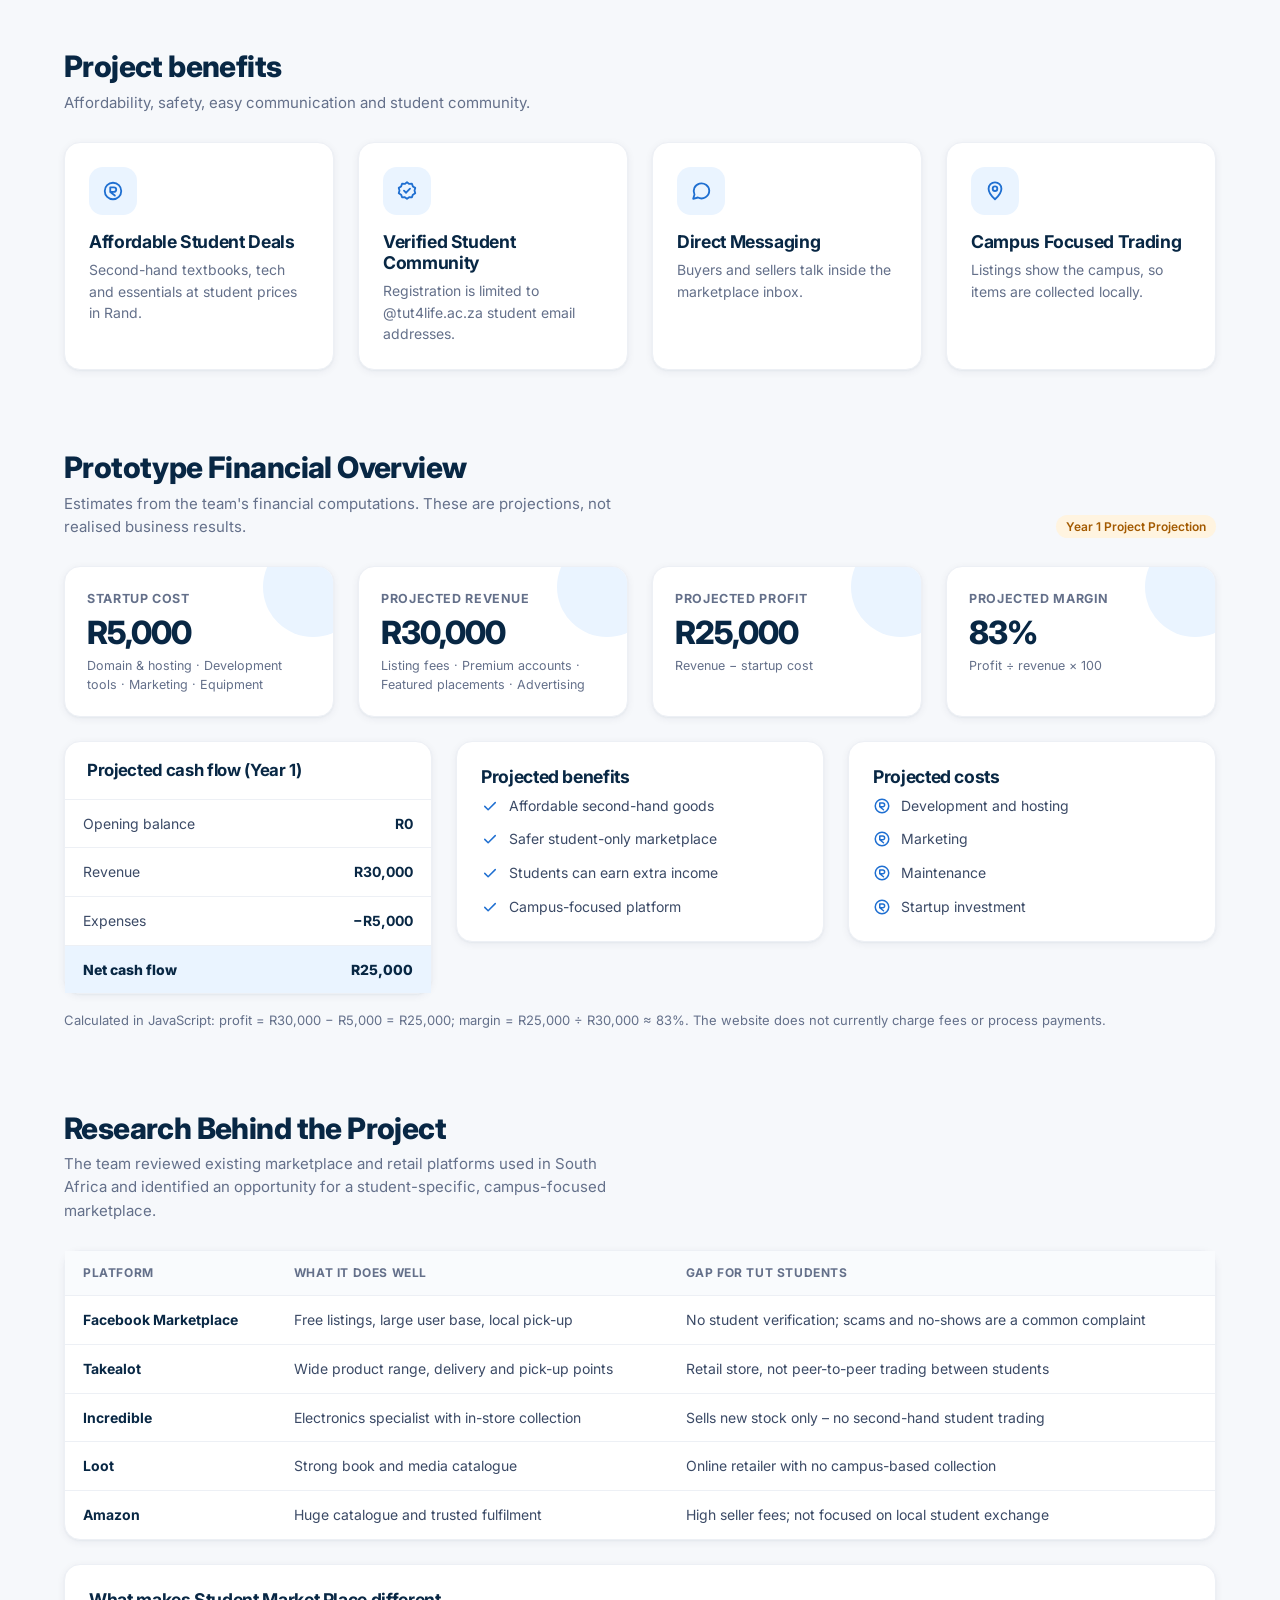
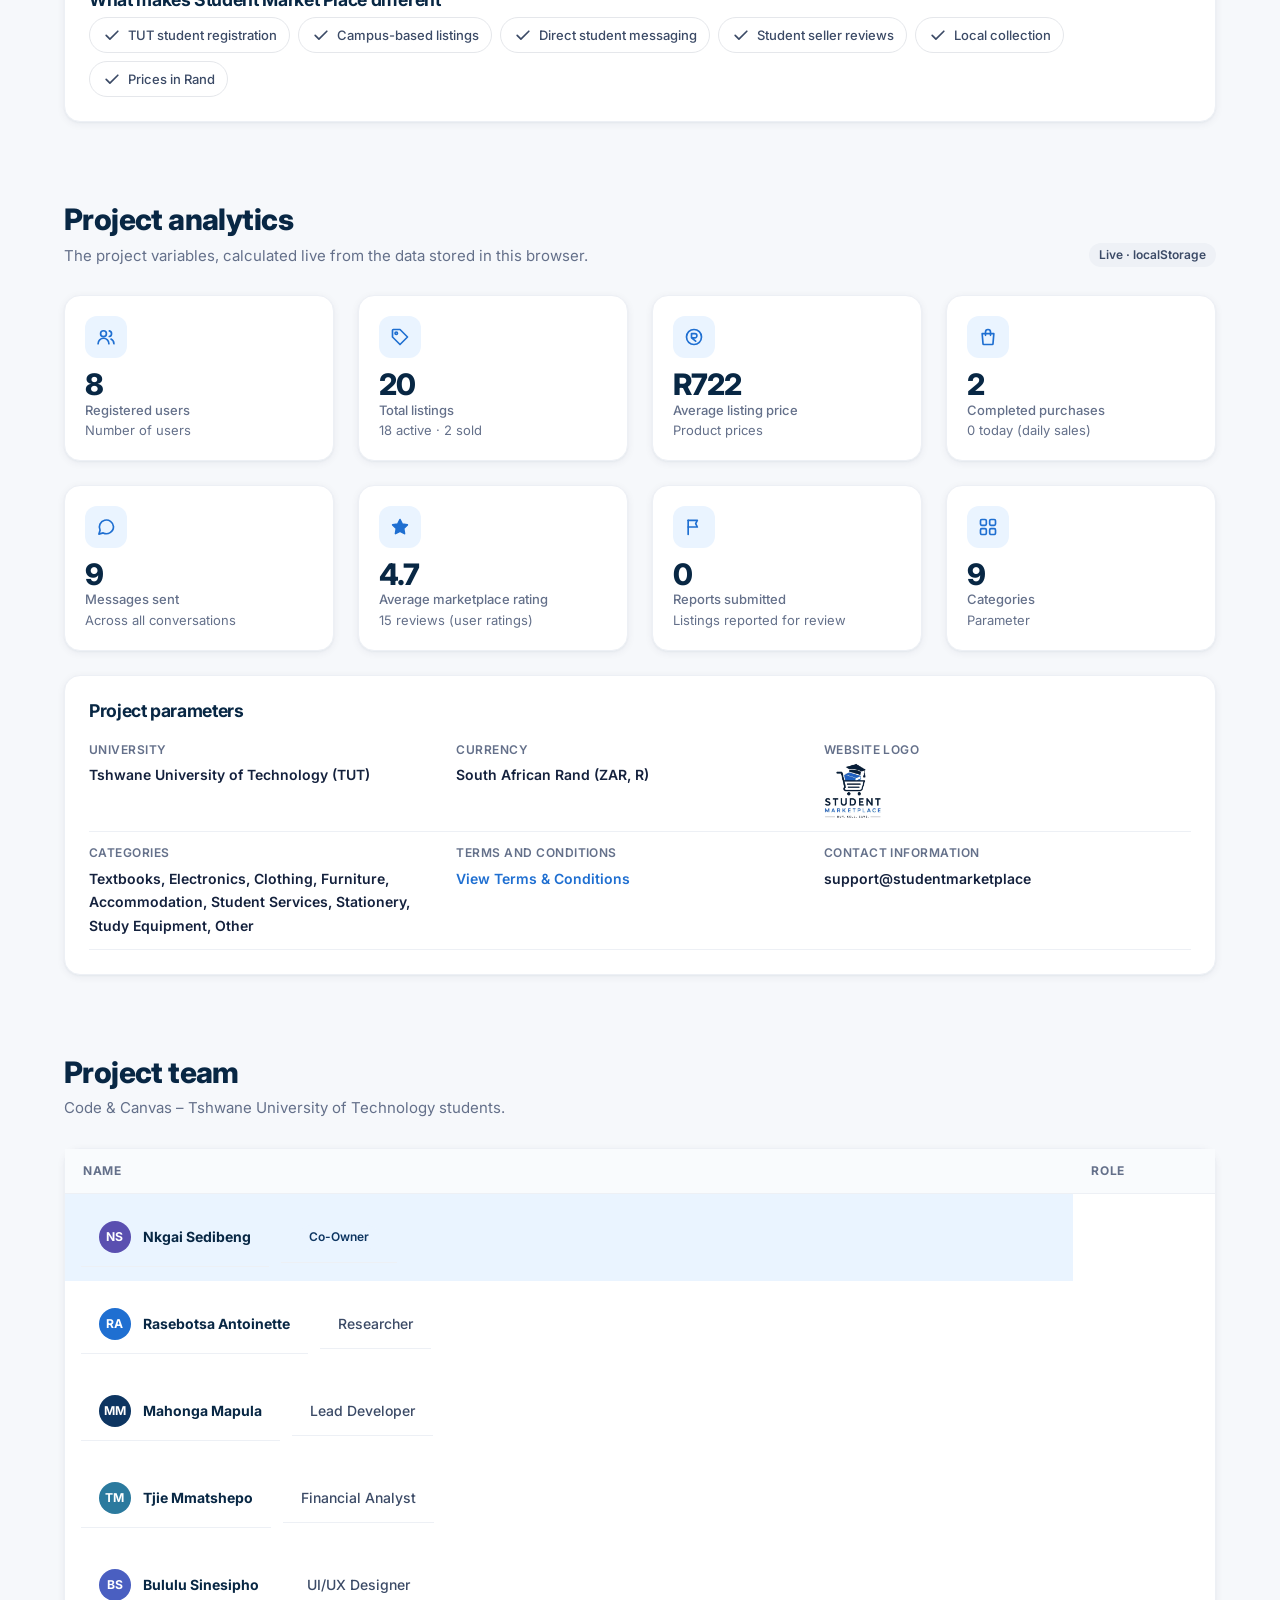
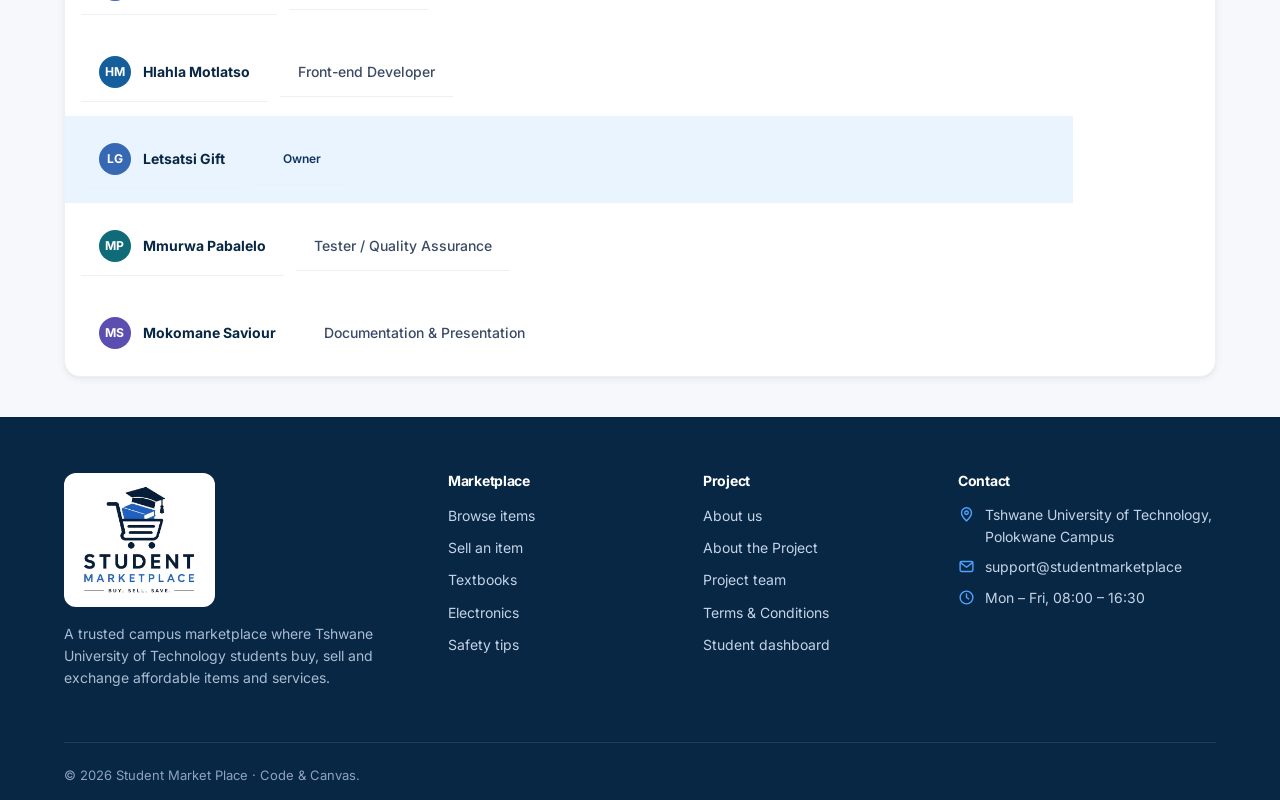
<file: project.html>
<!DOCTYPE html>
<html lang="en-ZA">
<head>
  <meta charset="utf-8">
  <meta name="viewport" content="width=device-width, initial-scale=1">
  <title>Project Overview | Student Market Place</title>
  <meta name="description" content="Academic project overview for Student Market Place: problem, solution, system design, financial projection, research and team.">
  <meta name="theme-color" content="#082744">
  <link rel="icon" href="favicon.ico" sizes="any">
  <link rel="apple-touch-icon" href="assets/images/apple-touch-icon.png">
  <link rel="preconnect" href="https://fonts.googleapis.com">
  <link rel="preconnect" href="https://fonts.gstatic.com" crossorigin>
  <link href="https://fonts.googleapis.com/css2?family=Inter:wght@400;500;600;700;800&display=swap" rel="stylesheet">
  <link rel="stylesheet" href="css/style.css">
  <script src="js/data.js" defer></script>
  <script src="js/app.js" defer></script>
  <script src="js/services.js" defer></script>
  <script src="js/project.js" defer></script>
</head>
<body data-page="project">
  <div id="app-header"></div>

  <main id="main">
    <!-- Overview -->
    <section class="project-hero" id="overview">
      <div class="container project-hero-inner">
        <div>
          <nav class="breadcrumb" aria-label="Breadcrumb"><a href="index.html">Home</a><span aria-hidden="true">/</span><a href="about.html">About</a><span aria-hidden="true">/</span><span aria-current="page">Project Overview</span></nav>
          <img class="page-logo" src="assets/images/logo.png" alt="Student Marketplace – Buy. Sell. Save." width="419" height="400">
          <span class="eyebrow">Academic project · Code &amp; Canvas · Phase 1</span>
          <h1>Student Market Place – Project Overview</h1>
          <p class="hero-lead">Student Market Place is a digital platform designed to allow students to buy, sell and exchange goods and services within their institution.</p>
          <ul class="aim-list" id="aim-list"></ul>
        </div>
        <figure class="project-photo">
          <img src="assets/images/students-collaborating.jpg" alt="Students working together around a laptop on campus" width="1100" height="1375">
          <figcaption>Image from the team's project presentation.</figcaption>
        </figure>
      </div>
      <div class="container">
        <nav class="jump-nav" aria-label="On this page">
          <a href="#problem">Problem &amp; solution</a>
          <a href="#features">Main features</a>
          <a href="#how-it-works">How the system works</a>
          <a href="#benefits">Benefits</a>
          <a href="#financials">Financial overview</a>
          <a href="#research">Research</a>
          <a href="#analytics">Project analytics</a>
          <a href="#team">Project team</a>
        </nav>
      </div>
    </section>

    <!-- Problem & solution -->
    <section class="section-sm" id="problem">
      <div class="container grid grid-2" style="align-items:stretch">
        <div class="card card-pad">
          <span class="eyebrow" style="background:var(--danger-bg);color:var(--danger)">The problem</span>
          <h2 style="font-size:1.35rem">Essentials are expensive – and unused items go to waste</h2>
          <p class="muted mb-0">Students often struggle with the high cost of textbooks, laptops, clothing, furniture and other essential items, while other students own unused items they could sell. General marketplaces are not designed around student communities, which makes it hard to trust buyers and sellers and to find local deals on campus.</p>
        </div>
        <div class="card card-pad">
          <span class="eyebrow" style="background:var(--success-bg);color:var(--success)">Proposed solution</span>
          <h2 style="font-size:1.35rem">A student-only, campus-focused marketplace</h2>
          <p class="muted mb-0">A website where students register with their TUT student email, list products or services, browse and search listings, message sellers directly, confirm purchases and review sellers. Categories include textbooks, electronics, accommodation, clothing and student services.</p>
        </div>
      </div>
    </section>

    <!-- Features -->
    <section class="section-sm" id="features">
      <div class="container">
        <div class="section-head"><div><h2>Main features</h2><p>Each feature is available on this website.</p></div></div>
        <div class="grid grid-3" id="feature-grid"></div>
      </div>
    </section>

    <!-- How it works -->
    <section class="section-sm" id="how-it-works">
      <div class="container">
        <div class="section-head"><div><h2>How the system works</h2><p>The system flowchart and IPO table from the project design, mapped to the website.</p></div></div>
        <div class="card card-pad">
          <div class="flowchart" id="flowchart"></div>
        </div>
        <div class="card mt-24">
          <div class="card-head"><h3>IPO table – Input · Processing · Output</h3><span class="badge badge-neutral">js/services.js</span></div>
          <div class="table-wrap"><table class="data-table" id="ipo-table"></table></div>
        </div>
      </div>
    </section>

    <!-- Benefits -->
    <section class="section-sm" id="benefits">
      <div class="container">
        <div class="section-head"><div><h2>Project benefits</h2><p>Affordability, safety, easy communication and student community.</p></div></div>
        <div class="grid grid-4" id="benefit-grid"></div>
      </div>
    </section>

    <!-- Financials -->
    <section class="section-sm" id="financials">
      <div class="container">
        <div class="section-head">
          <div><h2>Prototype Financial Overview</h2><p>Estimates from the team's financial computations. These are projections, not realised business results.</p></div>
          <span class="badge badge-warning">Year 1 Project Projection</span>
        </div>
        <div class="grid grid-4" id="finance-cards"></div>
        <div class="grid grid-3 mt-24" style="align-items:start">
          <div class="card">
            <div class="card-head"><h3>Projected cash flow (Year 1)</h3></div>
            <table class="data-table" id="cashflow-table"></table>
          </div>
          <div class="card card-pad">
            <h3>Projected benefits</h3>
            <ul class="tip-list" id="benefit-list"></ul>
          </div>
          <div class="card card-pad">
            <h3>Projected costs</h3>
            <ul class="tip-list" id="cost-list"></ul>
          </div>
        </div>
        <p class="small muted mt-16 mb-0" id="finance-note"></p>
      </div>
    </section>

    <!-- Research -->
    <section class="section-sm" id="research">
      <div class="container">
        <div class="section-head"><div><h2>Research Behind the Project</h2><p>The team reviewed existing marketplace and retail platforms used in South Africa and identified an opportunity for a student-specific, campus-focused marketplace.</p></div></div>
        <div class="card">
          <div class="table-wrap"><table class="data-table" id="research-table"></table></div>
        </div>
        <div class="card card-pad mt-24">
          <h3>What makes Student Market Place different</h3>
          <div class="chip-list" id="differentiators"></div>
        </div>
      </div>
    </section>

    <!-- Analytics -->
    <section class="section-sm" id="analytics">
      <div class="container">
        <div class="section-head"><div><h2>Project analytics</h2><p>The project variables, calculated live from the data stored in this browser.</p></div><span class="badge badge-neutral">Live · localStorage</span></div>
        <div class="grid grid-4" id="analytics-cards"></div>
        <div class="card card-pad mt-24">
          <h3>Project parameters</h3>
          <div class="param-grid" id="parameters"></div>
        </div>
      </div>
    </section>

    <!-- Team -->
    <section class="section-sm" id="team">
      <div class="container">
        <div class="section-head"><div><h2>Project team</h2><p>Code &amp; Canvas – Tshwane University of Technology students.</p></div></div>
        <div class="card"><table class="data-table team-table" id="team-grid"></table></div>
      </div>
    </section>

  </main>

  <div id="app-footer"></div>
</body>
</html>
</file>
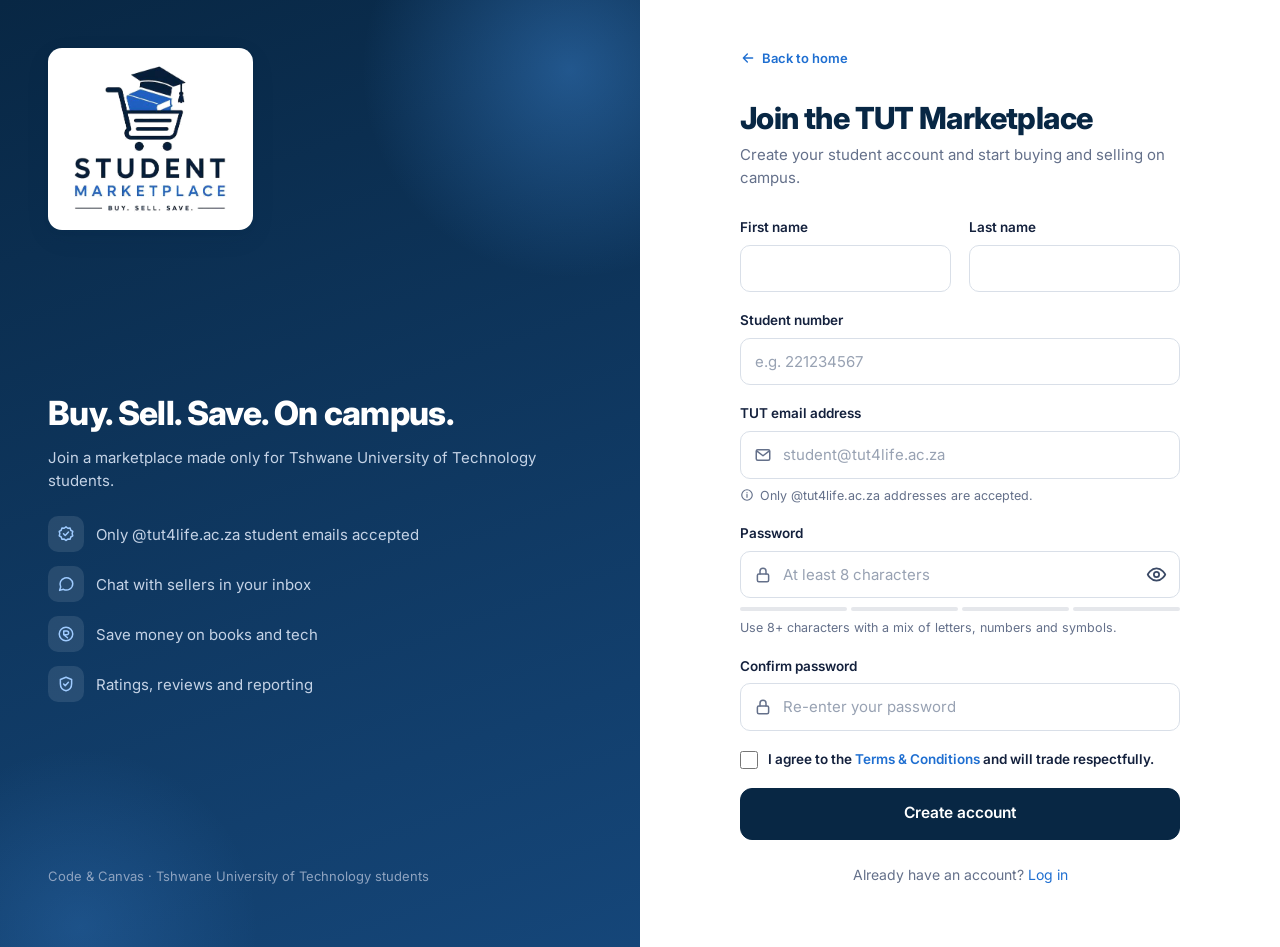
<file: register.html>
<!DOCTYPE html>
<html lang="en-ZA">
<head>
  <meta charset="utf-8">
  <meta name="viewport" content="width=device-width, initial-scale=1">
  <title>Sign up | Student Market Place</title>
  <meta name="description" content="Create your Student Market Place account with your official TUT student email.">
  <meta name="theme-color" content="#082744">
  <link rel="icon" href="favicon.ico" sizes="any">
  <link rel="apple-touch-icon" href="assets/images/apple-touch-icon.png">
  <link rel="preconnect" href="https://fonts.googleapis.com">
  <link rel="preconnect" href="https://fonts.gstatic.com" crossorigin>
  <link href="https://fonts.googleapis.com/css2?family=Inter:wght@400;500;600;700;800&display=swap" rel="stylesheet">
  <link rel="stylesheet" href="css/style.css">
  <script src="js/data.js" defer></script>
  <script src="js/app.js" defer></script>
  <script src="js/services.js" defer></script>
  <script src="js/auth.js" defer></script>
</head>
<body data-page="register" data-no-bottom-nav>
  <main id="main" class="auth-page">
    <aside class="auth-aside" aria-label="About Student Market Place">
      <a class="logo-chip" href="index.html" style="align-self:flex-start"><img src="assets/images/logo.png" alt="Student Marketplace – Buy. Sell. Save. (home)" width="419" height="400"></a>
      <div>
        <h2>Buy. Sell. Save. On campus.</h2>
        <p>Join a marketplace made only for Tshwane University of Technology students.</p>
        <ul id="aside-points"></ul>
      </div>
      <p class="aside-foot">Code &amp; Canvas · Tshwane University of Technology students</p>
    </aside>

    <div class="auth-main">
      <div class="auth-card">
        <div class="auth-top">
          <a href="index.html" class="link-arrow small"><svg viewBox="0 0 24 24" fill="none" stroke="currentColor" stroke-width="2" stroke-linecap="round" stroke-linejoin="round" aria-hidden="true" style="transform:rotate(180deg)"><path d="M5 12h14M13 6l6 6-6 6"/></svg>Back to home</a>
          <img class="mobile-logo" src="assets/images/logo-mark.png" alt="Student Marketplace" width="40" height="40">
        </div>

        <h1>Join the TUT Marketplace</h1>
        <p class="lead">Create your student account and start buying and selling on campus.</p>

        <div id="form-alert" aria-live="assertive"></div>

        <form id="register-form" class="form-grid" novalidate>
          <div class="form-row">
            <div class="field">
              <label for="firstName">First name</label>
              <input class="input" id="firstName" type="text" autocomplete="given-name" maxlength="40" required>
            </div>
            <div class="field">
              <label for="lastName">Last name</label>
              <input class="input" id="lastName" type="text" autocomplete="family-name" maxlength="40" required>
            </div>
          </div>
          <div class="field">
            <label for="studentNumber">Student number</label>
            <input class="input" id="studentNumber" type="text" inputmode="numeric" maxlength="9" placeholder="e.g. 221234567" required>
          </div>
          <div class="field">
            <label for="email">TUT email address</label>
            <div class="input-group">
              <svg class="icon" viewBox="0 0 24 24" fill="none" stroke="currentColor" stroke-width="2" stroke-linecap="round" stroke-linejoin="round" aria-hidden="true"><rect x="3" y="5" width="18" height="14" rx="2"/><path d="m3.5 6.5 8.5 6.5 8.5-6.5"/></svg>
              <input class="input" id="email" type="email" autocomplete="email" placeholder="student@tut4life.ac.za" required aria-describedby="email-hint">
            </div>
            <span class="hint" id="email-hint"><svg viewBox="0 0 24 24" fill="none" stroke="currentColor" stroke-width="2" stroke-linecap="round" aria-hidden="true"><circle cx="12" cy="12" r="9"/><path d="M12 11v5M12 8h.01"/></svg>Only @tut4life.ac.za addresses are accepted.</span>
          </div>
          <div class="field">
            <label for="password">Password</label>
            <div class="input-group">
              <svg class="icon" viewBox="0 0 24 24" fill="none" stroke="currentColor" stroke-width="2" stroke-linecap="round" stroke-linejoin="round" aria-hidden="true"><rect x="4.5" y="10.5" width="15" height="10.5" rx="2"/><path d="M8 10.5V7a4 4 0 0 1 8 0v3.5"/></svg>
              <input class="input" id="password" type="password" autocomplete="new-password" placeholder="At least 8 characters" required>
              <button type="button" class="icon-btn input-action" data-toggle-password="password" aria-label="Show password"></button>
            </div>
            <div class="password-strength" aria-hidden="true"><span></span><span></span><span></span><span></span></div>
            <span class="hint" id="strength-label">Use 8+ characters with a mix of letters, numbers and symbols.</span>
          </div>
          <div class="field">
            <label for="confirmPassword">Confirm password</label>
            <div class="input-group">
              <svg class="icon" viewBox="0 0 24 24" fill="none" stroke="currentColor" stroke-width="2" stroke-linecap="round" stroke-linejoin="round" aria-hidden="true"><rect x="4.5" y="10.5" width="15" height="10.5" rx="2"/><path d="M8 10.5V7a4 4 0 0 1 8 0v3.5"/></svg>
              <input class="input" id="confirmPassword" type="password" autocomplete="new-password" placeholder="Re-enter your password" required>
            </div>
          </div>
          <div class="field">
            <label class="checkbox"><input type="checkbox" id="terms"> <span>I agree to the <a href="terms.html" target="_blank" rel="noopener">Terms &amp; Conditions</a> and will trade respectfully.</span></label>
          </div>
          <button type="submit" class="btn btn-primary btn-lg btn-block">Create account</button>
        </form>

        <p class="auth-switch">Already have an account? <a href="login.html">Log in</a></p>
      </div>
    </div>
  </main>
</body>
</html>
</file>
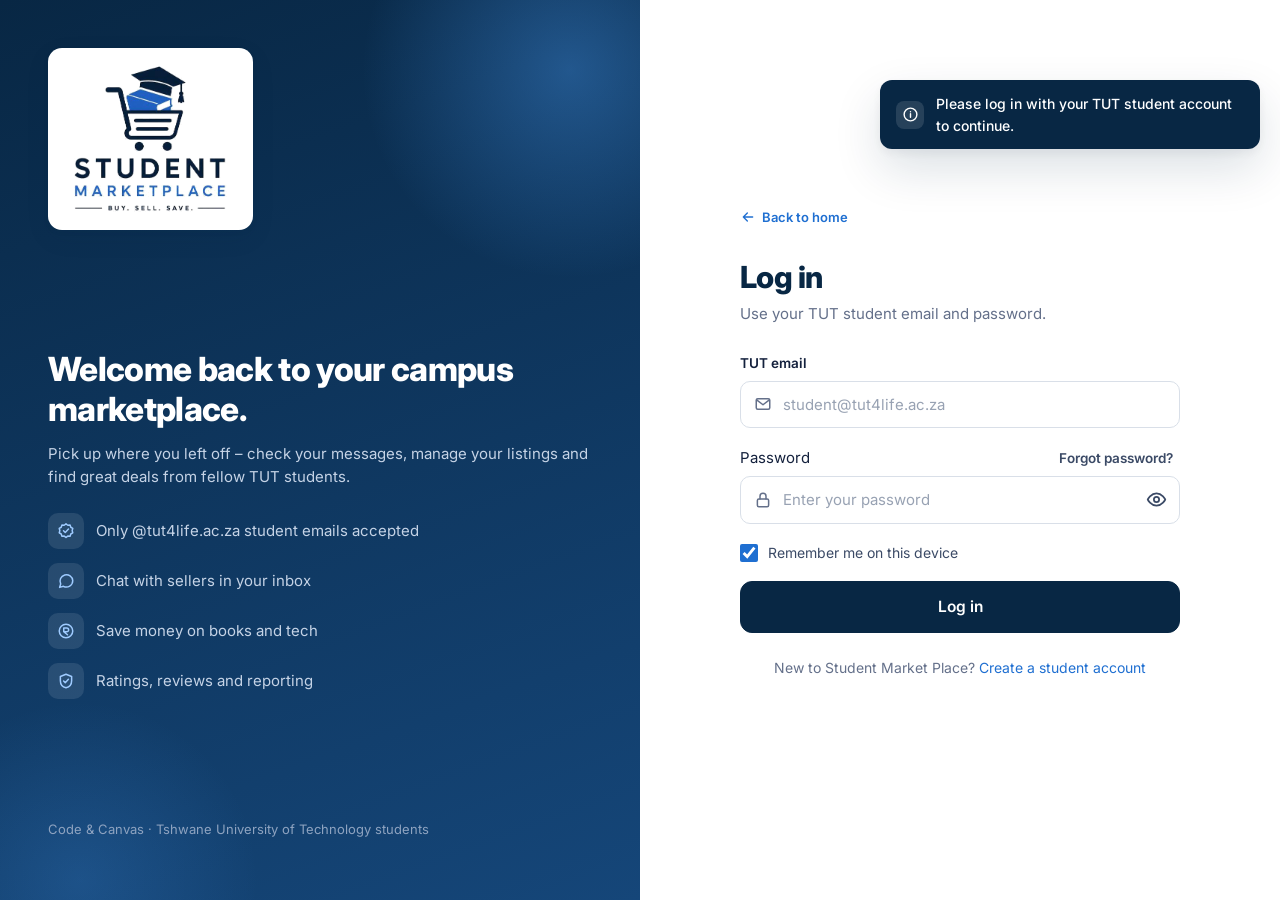
<file: sell.html>
<!DOCTYPE html>
<html lang="en-ZA">
<head>
  <meta charset="utf-8">
  <meta name="viewport" content="width=device-width, initial-scale=1">
  <title>Sell an Item | Student Market Place</title>
  <meta name="description" content="List an item for sale to TUT students on Student Market Place.">
  <meta name="theme-color" content="#082744">
  <link rel="icon" href="favicon.ico" sizes="any">
  <link rel="apple-touch-icon" href="assets/images/apple-touch-icon.png">
  <link rel="preconnect" href="https://fonts.googleapis.com">
  <link rel="preconnect" href="https://fonts.gstatic.com" crossorigin>
  <link href="https://fonts.googleapis.com/css2?family=Inter:wght@400;500;600;700;800&display=swap" rel="stylesheet">
  <link rel="stylesheet" href="css/style.css">
  <script src="js/data.js" defer></script>
  <script src="js/app.js" defer></script>
  <script src="js/services.js" defer></script>
  <script src="js/sell.js" defer></script>
</head>
<body data-page="sell" data-auth="required">
  <div id="app-header"></div>

  <main id="main">
    <section class="page-header">
      <div class="container">
        <nav class="breadcrumb" aria-label="Breadcrumb"><a href="dashboard.html">Dashboard</a><span aria-hidden="true">/</span><span aria-current="page" id="crumb">Sell an Item</span></nav>
        <h1 id="page-title">Sell an Item</h1>
        <p id="page-lead">Create a listing in a few steps. Fields marked * are required.</p>
      </div>
    </section>

    <div class="container page">
      <div id="sell-root">
        <div class="sell-layout">
          <form id="sell-form" novalidate>
            <div id="form-alert" aria-live="assertive"></div>

            <section class="card form-section" aria-labelledby="s1">
              <div class="form-section-head"><span class="fs-num">1</span><div><h2 id="s1">Product information</h2><p>What are you selling?</p></div></div>
              <div class="form-grid">
                <div class="field">
                  <label for="title">Product title *</label>
                  <input class="input" id="title" type="text" maxlength="80" placeholder="e.g. Casio fx-991ZA Plus calculator">
                  <div class="char-count"><span id="title-count">0</span>/80</div>
                </div>
                <div class="field">
                  <label for="category">Category *</label>
                  <select class="select" id="category"><option value="">Choose a category</option></select>
                </div>
                <div class="field">
                  <label for="description">Description *</label>
                  <textarea class="textarea" id="description" maxlength="600" placeholder="Describe the item: age, condition, what's included, reason for selling…"></textarea>
                  <div class="char-count"><span id="desc-count">0</span>/600</div>
                </div>
              </div>
            </section>

            <section class="card form-section" aria-labelledby="s2">
              <div class="form-section-head"><span class="fs-num">2</span><div><h2 id="s2">Pricing &amp; condition</h2><p>Set a fair student price in Rand.</p></div></div>
              <div class="form-grid">
                <div class="field">
                  <label for="price">Price (ZAR) *</label>
                  <div class="input-prefix"><span>R</span><input class="input" id="price" type="number" min="1" step="1" inputmode="numeric" placeholder="0"></div>
                </div>
                <fieldset class="field" style="border:0;padding:0;margin:0" id="condition-field">
                  <legend class="label" style="margin-bottom:8px">Condition *</legend>
                  <div class="option-cards" id="condition-options"></div>
                </fieldset>
              </div>
            </section>

            <section class="card form-section" aria-labelledby="s3">
              <div class="form-section-head"><span class="fs-num">3</span><div><h2 id="s3">Location &amp; contact</h2><p>Where can buyers collect the item?</p></div></div>
              <div class="form-row">
                <div class="field">
                  <label for="campus">Campus / collection area *</label>
                  <select class="select" id="campus"><option value="">Choose a campus</option></select>
                </div>
                <div class="field">
                  <label for="contact">Contact preference *</label>
                  <select class="select" id="contact"></select>
                </div>
              </div>
            </section>

            <section class="card form-section" aria-labelledby="s4">
              <div class="form-section-head"><span class="fs-num">4</span><div><h2 id="s4">Images</h2><p>Clear photos help your item sell faster.</p></div></div>
              <div class="field">
                <label class="dropzone" id="dropzone" for="image">
                  <input id="image" type="file" accept="image/png, image/jpeg, image/webp, image/gif">
                  <span class="dz-icon"><svg viewBox="0 0 24 24" fill="none" stroke="currentColor" stroke-width="2" stroke-linecap="round" stroke-linejoin="round" aria-hidden="true"><path d="M12 15V4M7 9l5-5 5 5"/><path d="M4 15v4a1 1 0 0 0 1 1h14a1 1 0 0 0 1-1v-4"/></svg></span>
                  <strong>Drag &amp; drop a photo, or click to upload</strong>
                  <span class="small muted">JPG, PNG or WEBP · max 5MB · optional (a category illustration is used if you skip this)</span>
                </label>
                <div id="upload-preview"></div>
              </div>
            </section>

            <div class="row row-wrap mt-24">
              <button type="submit" class="btn btn-primary btn-lg" id="submit-btn">Publish listing</button>
              <a class="btn btn-ghost btn-lg" href="dashboard.html#listings">Cancel</a>
            </div>
          </form>

          <aside class="preview-sticky" aria-label="Listing preview">
            <div class="preview-label"><svg viewBox="0 0 24 24" fill="none" stroke="currentColor" stroke-width="2" stroke-linecap="round" aria-hidden="true"><path d="M2 12s3.5-7 10-7 10 7 10 7-3.5 7-10 7S2 12 2 12z"/><circle cx="12" cy="12" r="3"/></svg>Live preview</div>
            <div id="preview-card"></div>
            <div class="alert mt-16 small"><svg viewBox="0 0 24 24" fill="none" stroke="currentColor" stroke-width="2" stroke-linecap="round" aria-hidden="true"><circle cx="12" cy="12" r="9"/><path d="M12 11v5M12 8h.01"/></svg><p>Prohibited or illegal items are not allowed. See the <a href="terms.html">Terms &amp; Conditions</a>.</p></div>
          </aside>
        </div>
      </div>
    </div>
  </main>

  <div id="app-footer"></div>
</body>
</html>
</file>
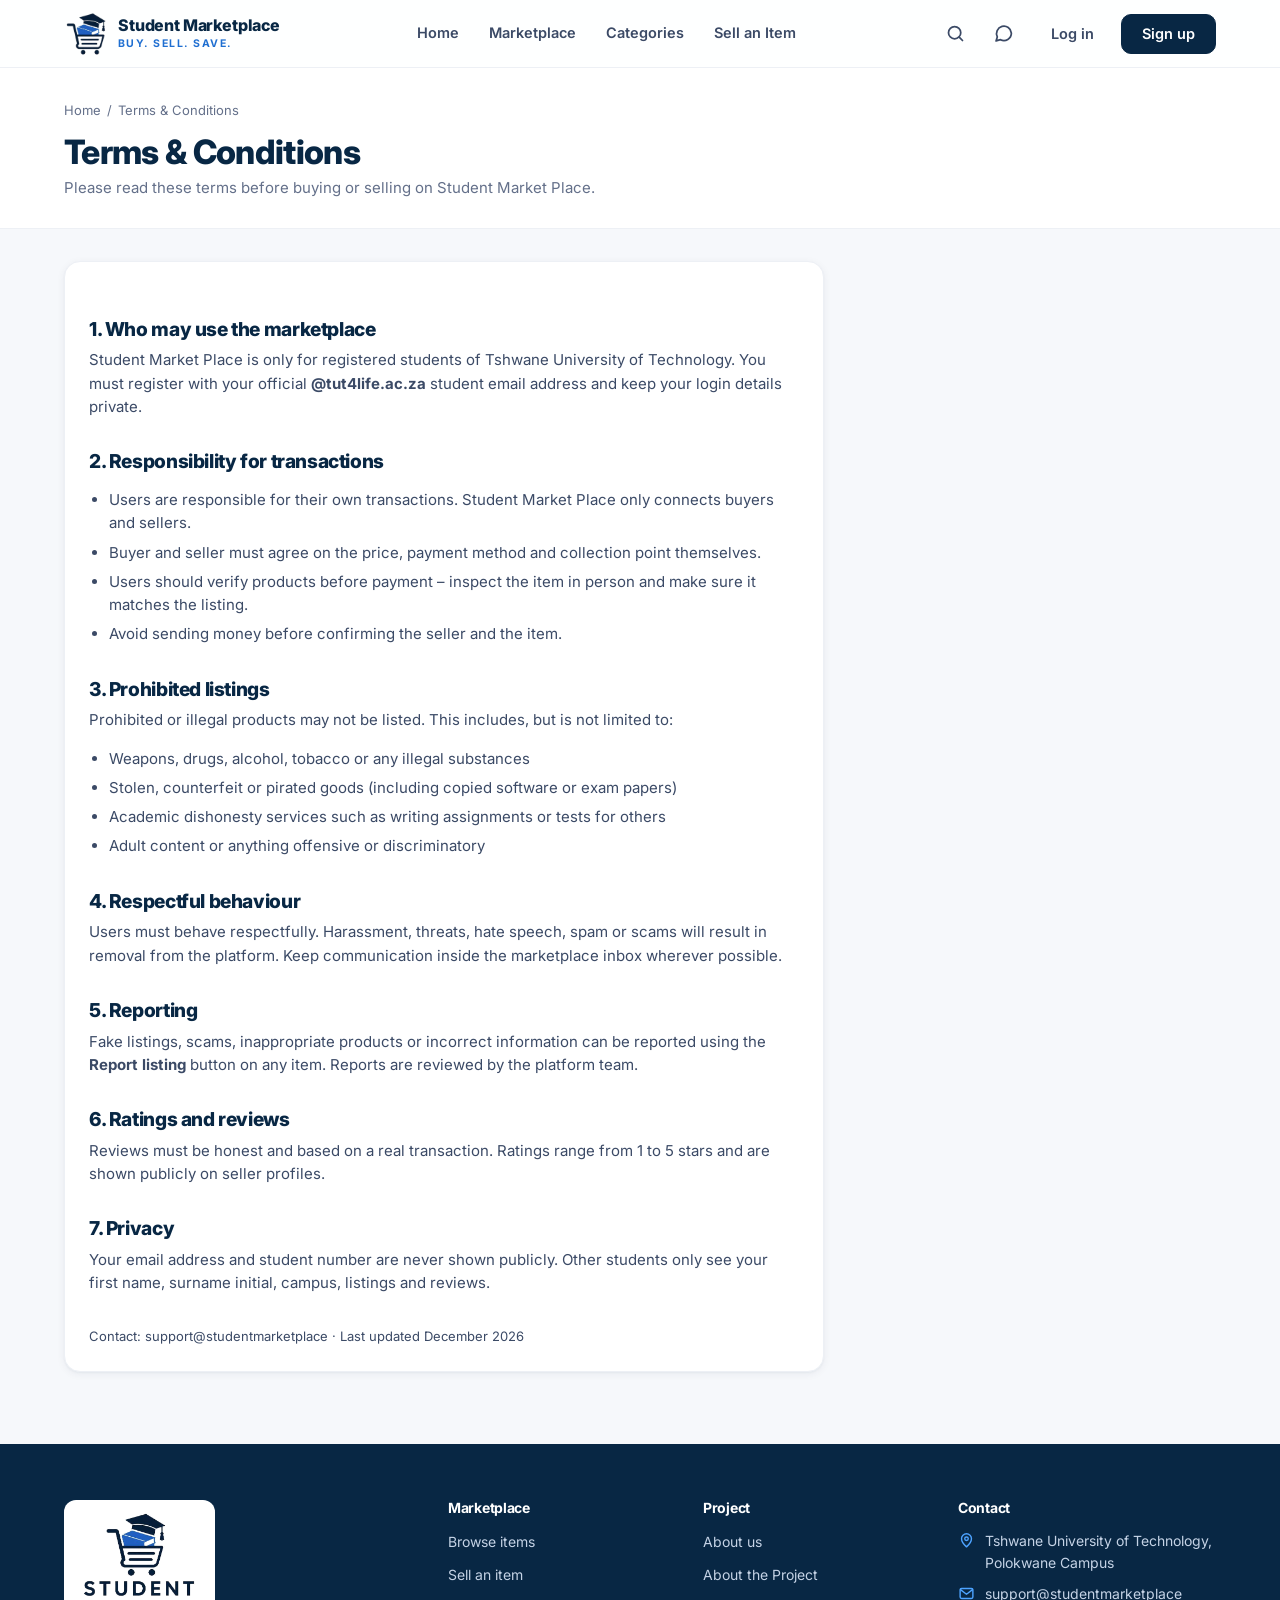
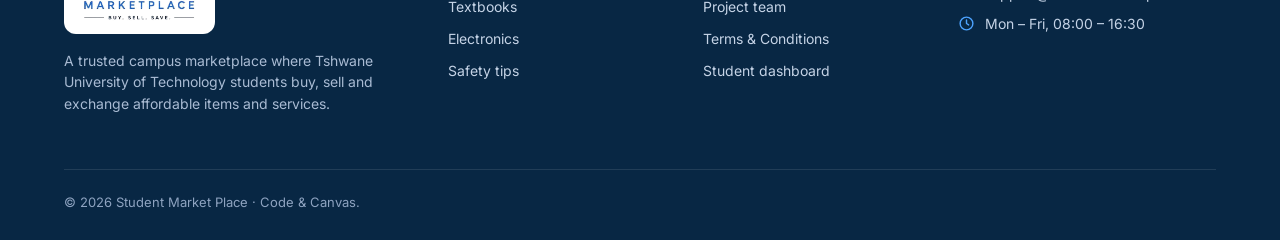
<file: terms.html>
<!DOCTYPE html>
<html lang="en-ZA">
<head>
  <meta charset="utf-8">
  <meta name="viewport" content="width=device-width, initial-scale=1">
  <title>Terms &amp; Conditions | Student Market Place</title>
  <meta name="description" content="Terms and Conditions for using Student Market Place.">
  <meta name="theme-color" content="#082744">
  <link rel="icon" href="favicon.ico" sizes="any">
  <link rel="apple-touch-icon" href="assets/images/apple-touch-icon.png">
  <link rel="preconnect" href="https://fonts.googleapis.com">
  <link rel="preconnect" href="https://fonts.gstatic.com" crossorigin>
  <link href="https://fonts.googleapis.com/css2?family=Inter:wght@400;500;600;700;800&display=swap" rel="stylesheet">
  <link rel="stylesheet" href="css/style.css">
  <script src="js/data.js" defer></script>
  <script src="js/app.js" defer></script>
  <script src="js/services.js" defer></script>
</head>
<body data-page="terms">
  <div id="app-header"></div>

  <main id="main">
    <section class="page-header">
      <div class="container">
        <nav class="breadcrumb" aria-label="Breadcrumb"><a href="index.html">Home</a><span aria-hidden="true">/</span><span aria-current="page">Terms &amp; Conditions</span></nav>
        <h1>Terms &amp; Conditions</h1>
        <p>Please read these terms before buying or selling on Student Market Place.</p>
      </div>
    </section>

    <div class="container page">
      <article class="card card-pad prose">
        <h2>1. Who may use the marketplace</h2>
        <p>Student Market Place is only for registered students of Tshwane University of Technology. You must register with your official <strong>@tut4life.ac.za</strong> student email address and keep your login details private.</p>

        <h2>2. Responsibility for transactions</h2>
        <ul>
          <li>Users are responsible for their own transactions. Student Market Place only connects buyers and sellers.</li>
          <li>Buyer and seller must agree on the price, payment method and collection point themselves.</li>
          <li>Users should verify products before payment – inspect the item in person and make sure it matches the listing.</li>
          <li>Avoid sending money before confirming the seller and the item.</li>
        </ul>

        <h2>3. Prohibited listings</h2>
        <p>Prohibited or illegal products may not be listed. This includes, but is not limited to:</p>
        <ul>
          <li>Weapons, drugs, alcohol, tobacco or any illegal substances</li>
          <li>Stolen, counterfeit or pirated goods (including copied software or exam papers)</li>
          <li>Academic dishonesty services such as writing assignments or tests for others</li>
          <li>Adult content or anything offensive or discriminatory</li>
        </ul>

        <h2>4. Respectful behaviour</h2>
        <p>Users must behave respectfully. Harassment, threats, hate speech, spam or scams will result in removal from the platform. Keep communication inside the marketplace inbox wherever possible.</p>

        <h2>5. Reporting</h2>
        <p>Fake listings, scams, inappropriate products or incorrect information can be reported using the <strong>Report listing</strong> button on any item. Reports are reviewed by the platform team.</p>

        <h2>6. Ratings and reviews</h2>
        <p>Reviews must be honest and based on a real transaction. Ratings range from 1 to 5 stars and are shown publicly on seller profiles.</p>

        <h2>7. Privacy</h2>
        <p>Your email address and student number are never shown publicly. Other students only see your first name, surname initial, campus, listings and reviews.</p>

        <p class="small muted mt-32 mb-0">Contact: support@studentmarketplace · Last updated <span id="terms-date"></span></p>
      </article>
    </div>
  </main>

  <div id="app-footer"></div>
  <script>
    document.getElementById("terms-date").textContent = new Date().toLocaleDateString("en-ZA", { month: "long", year: "numeric" });
  </script>
</body>
</html>
</file>
<file: css/style.css>
/* ==========================================================
   Student Market Place – design system
   One stylesheet shared by every page:
   1. Tokens   2. Base   3. Layout   4. Components
   5. Header / footer / mobile nav   6. Page sections
   7. Responsive rules
   ========================================================== */

/* ---------- 1. Tokens ---------- */
:root {
  --navy: #082744;
  --navy-2: #0d3561;
  --navy-3: #154679;
  --blue: #1f6fd1;
  --blue-hover: #1a5fb4;
  --sky: #4da3ff;
  --light-blue: #eaf4ff;
  --light-blue-2: #d6e8ff;
  --white: #ffffff;
  --bg: #f6f8fb;
  --surface-2: #f9fbfd;
  --text: #14213d;
  --text-2: #3b4a66;
  --muted: #64708a;
  --border: #e5e7eb;
  --border-2: #edf0f5;
  --success: #0f7a55;
  --success-bg: #e7f7ef;
  --danger: #c8312b;
  --danger-bg: #fdecec;
  --warning: #a35a00;
  --warning-bg: #fff4e0;
  --star: #f5a524;

  --radius-sm: 10px;
  --radius: 12px;
  --radius-lg: 16px;
  --radius-pill: 999px;

  --shadow-xs: 0 1px 2px rgba(8, 39, 68, .06);
  --shadow-sm: 0 2px 8px rgba(8, 39, 68, .06), 0 1px 2px rgba(8, 39, 68, .04);
  --shadow: 0 8px 24px rgba(8, 39, 68, .08), 0 2px 6px rgba(8, 39, 68, .04);
  --shadow-lg: 0 20px 48px rgba(8, 39, 68, .14), 0 4px 12px rgba(8, 39, 68, .06);
  --ring: 0 0 0 3px rgba(31, 111, 209, .28);

  --font: "Inter", system-ui, -apple-system, "Segoe UI", Roboto, Arial, sans-serif;
  --ease: cubic-bezier(.2, .7, .2, 1);
  --t-fast: 150ms;
  --t: 220ms;

  --header-h: 68px;
  --bottom-nav-h: 0px;
  --container: 1200px;
  --gutter: 24px;
}

/* ---------- 2. Base ---------- */
*, *::before, *::after { box-sizing: border-box; }
html { -webkit-text-size-adjust: 100%; scroll-behavior: smooth; }
body {
  margin: 0;
  font-family: var(--font);
  font-size: 15px;
  line-height: 1.55;
  color: var(--text);
  background: var(--bg);
  -webkit-font-smoothing: antialiased;
  overflow-x: hidden;
  padding-bottom: var(--bottom-nav-h);
}
img, svg { display: block; max-width: 100%; }
svg { flex-shrink: 0; }
h1, h2, h3, h4 { margin: 0 0 .4em; line-height: 1.2; letter-spacing: -0.02em; color: var(--navy); }
h1 { font-size: clamp(1.9rem, 3.4vw, 2.75rem); font-weight: 800; }
h2 { font-size: clamp(1.4rem, 2.4vw, 1.85rem); font-weight: 800; }
h3 { font-size: 1.1rem; font-weight: 700; }
p { margin: 0 0 1em; }
a { color: var(--blue); text-decoration: none; }
a:hover { color: var(--blue-hover); }
button, input, select, textarea { font: inherit; color: inherit; }
button { cursor: pointer; }
:focus-visible { outline: 2px solid var(--blue); outline-offset: 2px; border-radius: 6px; }
::selection { background: var(--light-blue-2); }
.sr-only {
  position: absolute; width: 1px; height: 1px; padding: 0; margin: -1px;
  overflow: hidden; clip: rect(0, 0, 0, 0); white-space: nowrap; border: 0;
}
.skip-link {
  position: absolute; left: 12px; top: -60px; z-index: 200;
  background: var(--navy); color: #fff; padding: 10px 16px; border-radius: var(--radius-sm);
}
.skip-link:focus { top: 12px; color: #fff; }
.muted { color: var(--muted); }
.small { font-size: 13px; }
.nowrap { white-space: nowrap; }
.text-center { text-align: center; }
[hidden] { display: none !important; }

/* ---------- 3. Layout ---------- */
.container { width: 100%; max-width: var(--container); margin: 0 auto; padding: 0 var(--gutter); }
.section { padding: 72px 0; }
.section-sm { padding: 40px 0; }
.section-white { background: var(--white); }
.page { padding-top: 32px; padding-bottom: 72px; min-height: calc(100vh - var(--header-h) - 200px); }
.stack > * + * { margin-top: 16px; }
.row { display: flex; align-items: center; gap: 12px; }
.row-wrap { flex-wrap: wrap; }
.row-between { justify-content: space-between; }
.grid { display: grid; gap: 24px; }
.grid-2 { grid-template-columns: repeat(2, minmax(0, 1fr)); }
.grid-3 { grid-template-columns: repeat(3, minmax(0, 1fr)); }
.grid-4 { grid-template-columns: repeat(4, minmax(0, 1fr)); }

.section-head { display: flex; align-items: flex-end; justify-content: space-between; gap: 16px; margin-bottom: 28px; flex-wrap: wrap; }
.section-head h2 { margin: 0; }
.section-head p { margin: 6px 0 0; color: var(--muted); max-width: 560px; }
.eyebrow {
  display: inline-flex; align-items: center; gap: 6px;
  font-size: 12.5px; font-weight: 700; letter-spacing: .04em; color: var(--blue);
  background: var(--light-blue); padding: 6px 12px; border-radius: var(--radius-pill); margin-bottom: 14px;
}
.eyebrow svg { width: 15px; height: 15px; }
.link-arrow { display: inline-flex; align-items: center; gap: 6px; font-weight: 600; }
.link-arrow svg { width: 16px; height: 16px; transition: transform var(--t-fast) var(--ease); }
.link-arrow:hover svg { transform: translateX(3px); }

/* ---------- 4. Components ---------- */

/* Icons */
.icon { width: 20px; height: 20px; flex-shrink: 0; }
.icon-sm { width: 16px; height: 16px; }
.icon-xs { width: 14px; height: 14px; }

/* Buttons */
.btn {
  --btn-bg: var(--white); --btn-color: var(--navy); --btn-border: var(--border);
  display: inline-flex; align-items: center; justify-content: center; gap: 8px;
  min-height: 44px; padding: 10px 20px;
  font-weight: 600; font-size: 14.5px; line-height: 1.2; white-space: nowrap;
  color: var(--btn-color); background: var(--btn-bg);
  border: 1px solid var(--btn-border); border-radius: var(--radius-sm);
  transition: background var(--t-fast) var(--ease), border-color var(--t-fast) var(--ease),
              box-shadow var(--t-fast) var(--ease), transform var(--t-fast) var(--ease), color var(--t-fast);
  text-decoration: none;
}
.btn:hover { color: var(--btn-color); transform: translateY(-1px); box-shadow: var(--shadow-sm); }
.btn:active { transform: translateY(0); }
.btn:focus-visible { outline: none; box-shadow: var(--ring); }
.btn svg { width: 18px; height: 18px; }
.btn-primary { --btn-bg: var(--navy); --btn-color: #fff; --btn-border: var(--navy); }
.btn-primary:hover { --btn-bg: var(--navy-2); }
.btn-blue { --btn-bg: var(--blue); --btn-color: #fff; --btn-border: var(--blue); }
.btn-blue:hover { --btn-bg: var(--blue-hover); }
.btn-light { --btn-bg: var(--light-blue); --btn-color: var(--navy); --btn-border: transparent; }
.btn-light:hover { --btn-bg: var(--light-blue-2); }
.btn-outline { --btn-bg: transparent; --btn-color: var(--navy); --btn-border: #cfd8e6; }
.btn-outline:hover { --btn-bg: var(--white); --btn-border: var(--blue); }
.btn-ghost { --btn-bg: transparent; --btn-color: var(--text-2); --btn-border: transparent; }
.btn-ghost:hover { --btn-bg: var(--light-blue); box-shadow: none; }
.btn-danger { --btn-bg: var(--danger); --btn-color: #fff; --btn-border: var(--danger); }
.btn-danger:hover { --btn-bg: #ad2721; }
.btn-danger-soft { --btn-bg: var(--danger-bg); --btn-color: var(--danger); --btn-border: transparent; }
.btn-white { --btn-bg: #fff; --btn-color: var(--navy); --btn-border: #fff; }
.btn-on-dark { --btn-bg: rgba(255,255,255,.08); --btn-color: #fff; --btn-border: rgba(255,255,255,.28); }
.btn-on-dark:hover { --btn-bg: rgba(255,255,255,.16); }
.btn-sm { min-height: 36px; padding: 7px 14px; font-size: 13.5px; }
.btn-sm svg { width: 16px; height: 16px; }
.btn-lg { min-height: 52px; padding: 14px 26px; font-size: 15.5px; border-radius: var(--radius); }
.btn-block { width: 100%; }
.btn[disabled], .btn.is-disabled { opacity: .55; pointer-events: none; }
.icon-btn {
  position: relative; display: inline-grid; place-items: center;
  width: 42px; height: 42px; border-radius: var(--radius-sm);
  background: transparent; border: 1px solid transparent; color: var(--text-2);
  transition: background var(--t-fast), color var(--t-fast), border-color var(--t-fast);
}
.icon-btn:hover { background: var(--light-blue); color: var(--navy); }
.icon-btn svg { width: 21px; height: 21px; }
.icon-btn.bordered { border-color: var(--border); background: var(--white); }
.count-badge {
  position: absolute; top: 3px; right: 2px; min-width: 18px; height: 18px; padding: 0 5px;
  display: grid; place-items: center; border-radius: var(--radius-pill);
  background: var(--danger); color: #fff; font-size: 11px; font-weight: 700; line-height: 1;
  border: 2px solid #fff;
}

/* Cards */
.card {
  background: var(--white); border: 1px solid var(--border-2);
  border-radius: var(--radius-lg); box-shadow: var(--shadow-sm);
}
.card-pad { padding: 24px; }
.card-head { display: flex; align-items: center; justify-content: space-between; gap: 12px; padding: 18px 22px; border-bottom: 1px solid var(--border-2); }
.card-head h2, .card-head h3 { margin: 0; font-size: 1.05rem; }
.card-body { padding: 22px; }
.card-hover { transition: transform var(--t) var(--ease), box-shadow var(--t) var(--ease), border-color var(--t); }
.card-hover:hover { transform: translateY(-3px); box-shadow: var(--shadow); border-color: var(--light-blue-2); }

/* Badges */
.badge {
  display: inline-flex; align-items: center; gap: 5px;
  padding: 4px 10px; border-radius: var(--radius-pill);
  font-size: 12px; font-weight: 600; line-height: 1.3; white-space: nowrap;
  background: var(--light-blue); color: var(--navy-2);
}
.badge svg { width: 14px; height: 14px; }
.badge-verified { background: var(--success-bg); color: var(--success); }
.badge-sold { background: var(--navy); color: #fff; }
.badge-warning { background: var(--warning-bg); color: var(--warning); }
.badge-danger { background: var(--danger-bg); color: var(--danger); }
.badge-neutral { background: #eef1f6; color: var(--text-2); }
.badge-glass { background: rgba(255,255,255,.92); color: var(--navy); backdrop-filter: blur(6px); box-shadow: var(--shadow-xs); }
.verified-tick { color: var(--blue); width: 16px; height: 16px; flex-shrink: 0; }

/* Avatars */
.avatar {
  --size: 40px;
  width: var(--size); height: var(--size); flex-shrink: 0;
  display: inline-grid; place-items: center; border-radius: 50%;
  font-weight: 700; font-size: calc(var(--size) * .38); color: #fff; letter-spacing: .02em;
  background: var(--avatar-bg, var(--blue)); user-select: none;
}
.avatar-xs { --size: 24px; }
.avatar-sm { --size: 32px; }
.avatar-lg { --size: 56px; }
.avatar-xl { --size: 96px; border: 4px solid #fff; box-shadow: var(--shadow); }

/* Stars */
.stars { display: inline-flex; gap: 2px; color: var(--star); }
.stars svg { width: 16px; height: 16px; }
.stars .off { color: #d5dbe5; }
.rating-inline { display: inline-flex; align-items: center; gap: 4px; font-weight: 600; color: var(--text); font-size: 13px; }
.rating-inline svg { width: 14px; height: 14px; color: var(--star); fill: var(--star); }

/* Forms */
.form-grid { display: grid; gap: 18px; }
.form-row { display: grid; grid-template-columns: repeat(2, minmax(0, 1fr)); gap: 18px; }
.field { display: flex; flex-direction: column; gap: 7px; }
.field > label, .label { font-size: 13.5px; font-weight: 600; color: var(--text); }
.label-row { display: flex; justify-content: space-between; align-items: baseline; gap: 8px; }
.input, .select, .textarea {
  width: 100%; min-height: 46px; padding: 11px 14px;
  background: var(--white); border: 1px solid #d9dfe8; border-radius: var(--radius-sm);
  font-size: 15px; color: var(--text);
  transition: border-color var(--t-fast), box-shadow var(--t-fast), background var(--t-fast);
}
.input::placeholder, .textarea::placeholder { color: #98a2b3; }
.input:hover, .select:hover, .textarea:hover { border-color: #b9c4d4; }
.input:focus, .select:focus, .textarea:focus { outline: none; border-color: var(--blue); box-shadow: var(--ring); }
.textarea { min-height: 120px; resize: vertical; line-height: 1.5; }
.select {
  appearance: none; padding-right: 40px; cursor: pointer;
  background-image: url("data:image/svg+xml,%3Csvg xmlns='http://www.w3.org/2000/svg' viewBox='0 0 24 24' fill='none' stroke='%2364708a' stroke-width='2' stroke-linecap='round' stroke-linejoin='round'%3E%3Cpath d='m6 9 6 6 6-6'/%3E%3C/svg%3E");
  background-repeat: no-repeat; background-position: right 12px center; background-size: 18px;
}
.input-group { position: relative; }
.input-group .input { padding-left: 42px; }
.input-group > .icon { position: absolute; left: 14px; top: 50%; transform: translateY(-50%); color: var(--muted); width: 18px; height: 18px; pointer-events: none; }
.input-group .input-action { position: absolute; right: 6px; top: 50%; transform: translateY(-50%); width: 36px; height: 36px; }
.input-prefix { position: relative; }
.input-prefix span { position: absolute; left: 14px; top: 50%; transform: translateY(-50%); font-weight: 700; color: var(--muted); }
.input-prefix .input { padding-left: 34px; }
.hint { font-size: 12.5px; color: var(--muted); display: flex; align-items: center; gap: 6px; }
.hint svg { width: 14px; height: 14px; }
.field-msg { font-size: 13px; font-weight: 500; display: flex; align-items: flex-start; gap: 6px; }
.field-msg svg { width: 15px; height: 15px; margin-top: 2px; flex-shrink: 0; }
.field-msg.error { color: var(--danger); }
.field-msg.success { color: var(--success); }
.field.has-error .input, .field.has-error .select, .field.has-error .textarea { border-color: var(--danger); background: #fffafa; }
.field.has-error .input:focus, .field.has-error .textarea:focus { box-shadow: 0 0 0 3px rgba(200, 49, 43, .18); }
.field.is-valid .input { border-color: #5cc19b; }
.checkbox { display: inline-flex; align-items: flex-start; gap: 10px; cursor: pointer; font-size: 14px; color: var(--text-2); }
.checkbox input { width: 18px; height: 18px; margin: 2px 0 0; accent-color: var(--blue); flex-shrink: 0; }
.char-count { font-size: 12px; color: var(--muted); text-align: right; }

/* Alerts / banners */
.alert {
  display: flex; gap: 12px; align-items: flex-start;
  padding: 14px 16px; border-radius: var(--radius); font-size: 14px;
  background: var(--light-blue); color: var(--navy-2); border: 1px solid var(--light-blue-2);
}
.alert svg { width: 20px; height: 20px; flex-shrink: 0; margin-top: 1px; }
.alert strong { display: block; margin-bottom: 2px; }
.alert p { margin: 0; }
.alert-error { background: var(--danger-bg); color: #8f1f1a; border-color: #f7cfcd; }
.alert-success { background: var(--success-bg); color: #0b5c40; border-color: #bfe8d4; }
.alert-warning { background: var(--warning-bg); color: #7a4300; border-color: #fbdca8; }

/* Tabs */
.tabs { display: flex; gap: 4px; border-bottom: 1px solid var(--border); overflow-x: auto; scrollbar-width: none; }
.tabs::-webkit-scrollbar { display: none; }
.tab {
  position: relative; padding: 12px 16px; background: none; border: 0;
  font-weight: 600; color: var(--muted); white-space: nowrap;
  display: inline-flex; align-items: center; gap: 8px;
}
.tab:hover { color: var(--navy); }
.tab[aria-selected="true"] { color: var(--navy); }
.tab[aria-selected="true"]::after { content: ""; position: absolute; left: 12px; right: 12px; bottom: -1px; height: 3px; border-radius: 3px 3px 0 0; background: var(--blue); }
.tab .badge { padding: 2px 8px; font-size: 11.5px; }

/* Empty states */
.empty-state {
  text-align: center; padding: 48px 24px; max-width: 420px; margin: 0 auto;
  display: flex; flex-direction: column; align-items: center;
}
.empty-state .empty-icon {
  width: 72px; height: 72px; border-radius: 22px; display: grid; place-items: center;
  background: var(--light-blue); color: var(--blue); margin-bottom: 18px;
}
.empty-state .empty-icon svg { width: 32px; height: 32px; }
.empty-state h3 { margin-bottom: 6px; }
.empty-state p { color: var(--muted); margin-bottom: 20px; }

/* Skeleton loaders */
.skeleton { position: relative; overflow: hidden; background: #edf1f7; }
.skeleton::after {
  content: ""; position: absolute; inset: 0; transform: translateX(-100%);
  background: linear-gradient(90deg, transparent, rgba(255,255,255,.65), transparent);
  animation: shimmer 1.2s infinite;
}
.skeleton-line { height: 12px; border-radius: 6px; margin-top: 10px; }
@keyframes shimmer { to { transform: translateX(100%); } }

/* Modal */
.modal-backdrop {
  position: fixed; inset: 0; z-index: 300;
  background: rgba(8, 25, 45, .55); backdrop-filter: blur(3px);
  display: flex; align-items: center; justify-content: center; padding: 20px;
  opacity: 0; transition: opacity var(--t) var(--ease);
}
.modal-backdrop.open { opacity: 1; }
.modal {
  width: 100%; max-width: 480px; max-height: calc(100vh - 40px); overflow-y: auto;
  background: var(--white); border-radius: var(--radius-lg); box-shadow: var(--shadow-lg);
  transform: translateY(12px) scale(.98); transition: transform var(--t) var(--ease);
}
.modal-backdrop.open .modal { transform: none; }
.modal-lg { max-width: 600px; }
.modal-header { display: flex; align-items: flex-start; gap: 14px; padding: 22px 22px 0; }
.modal-header h2 { font-size: 1.2rem; margin: 0; }
.modal-header p { margin: 4px 0 0; color: var(--muted); font-size: 14px; }
.modal-icon { width: 44px; height: 44px; border-radius: 12px; display: grid; place-items: center; background: var(--light-blue); color: var(--blue); flex-shrink: 0; }
.modal-icon svg { width: 22px; height: 22px; }
.modal-icon.danger { background: var(--danger-bg); color: var(--danger); }
.modal-icon.success { background: var(--success-bg); color: var(--success); }
.modal-close { margin-left: auto; margin-top: -6px; margin-right: -8px; }
.modal-body { padding: 18px 22px; }
.modal-footer { display: flex; justify-content: flex-end; gap: 10px; padding: 0 22px 22px; flex-wrap: wrap; }
body.modal-open { overflow: hidden; }

/* Toasts */
.toast-region { position: fixed; z-index: 400; top: calc(var(--header-h) + 12px); right: 20px; display: flex; flex-direction: column; gap: 10px; pointer-events: none; }
.toast {
  pointer-events: auto; display: flex; align-items: center; gap: 12px;
  min-width: 260px; max-width: 380px; padding: 13px 16px;
  background: var(--navy); color: #fff; border-radius: var(--radius); box-shadow: var(--shadow-lg);
  font-size: 14px; font-weight: 500;
  transform: translateY(-8px); opacity: 0; transition: transform var(--t) var(--ease), opacity var(--t) var(--ease);
}
.toast.show { transform: none; opacity: 1; }
.toast .toast-icon { width: 28px; height: 28px; border-radius: 8px; display: grid; place-items: center; background: rgba(255,255,255,.12); flex-shrink: 0; }
.toast .toast-icon svg { width: 17px; height: 17px; }
.toast.success .toast-icon { background: #1d9a6c; }
.toast.error .toast-icon { background: var(--danger); }

/* Product cards */
.product-grid { display: grid; grid-template-columns: repeat(auto-fill, minmax(230px, 1fr)); gap: 22px; }
.product-card {
  position: relative; display: flex; flex-direction: column;
  background: var(--white); border: 1px solid var(--border-2); border-radius: var(--radius-lg);
  overflow: hidden; box-shadow: var(--shadow-xs);
  transition: transform var(--t) var(--ease), box-shadow var(--t) var(--ease), border-color var(--t);
}
.product-card:hover { transform: translateY(-4px); box-shadow: var(--shadow); border-color: var(--light-blue-2); }
.pc-media { position: relative; display: block; aspect-ratio: 4 / 3; background: #edf1f7; overflow: hidden; }
.pc-media img { width: 100%; height: 100%; object-fit: cover; transition: transform 400ms var(--ease), opacity var(--t); }
.pc-media img.loading { opacity: 0; }
.product-card:hover .pc-media img { transform: scale(1.04); }
.pc-media .badge { position: absolute; left: 12px; top: 12px; }
.pc-media .badge-sold { left: auto; right: 12px; top: auto; bottom: 12px; }
.product-card.is-sold .pc-media img { filter: grayscale(.6); opacity: .75; }
.fav-btn {
  position: absolute; top: 10px; right: 10px; z-index: 2;
  width: 36px; height: 36px; border-radius: 50%; display: grid; place-items: center;
  background: rgba(255,255,255,.94); border: 0; color: var(--text-2); box-shadow: var(--shadow-sm);
  transition: transform var(--t-fast) var(--ease), color var(--t-fast);
}
.fav-btn svg { width: 18px; height: 18px; transition: fill var(--t-fast); }
.fav-btn:hover { transform: scale(1.08); color: var(--danger); }
.fav-btn[aria-pressed="true"] { color: var(--danger); }
.fav-btn[aria-pressed="true"] svg { fill: var(--danger); animation: pop 280ms var(--ease); }
@keyframes pop { 50% { transform: scale(1.3); } }
.pc-body { padding: 14px 16px 16px; display: flex; flex-direction: column; gap: 8px; flex: 1; }
.pc-price { font-size: 1.25rem; font-weight: 800; color: var(--navy); letter-spacing: -0.02em; line-height: 1.1; }
.pc-title { font-size: 14.5px; font-weight: 600; margin: 0; line-height: 1.35; color: var(--text); display: -webkit-box; -webkit-line-clamp: 2; -webkit-box-orient: vertical; overflow: hidden; min-height: 2.7em; }
.pc-title a { color: inherit; }
.pc-title a::after { content: ""; position: absolute; inset: 0; z-index: 1; }
.pc-title a:focus-visible { outline: none; }
.product-card:focus-within { box-shadow: var(--ring), var(--shadow); }
.pc-meta { display: flex; flex-wrap: wrap; align-items: center; gap: 4px 10px; font-size: 12.5px; color: var(--muted); }
.pc-meta span { display: inline-flex; align-items: center; gap: 4px; }
.pc-meta svg { width: 13px; height: 13px; }
.pc-seller { display: flex; align-items: center; gap: 8px; padding-top: 10px; margin-top: auto; border-top: 1px solid var(--border-2); font-size: 13px; }
.pc-seller .name { font-weight: 600; color: var(--text); white-space: nowrap; overflow: hidden; text-overflow: ellipsis; }
.pc-seller .rating-inline { margin-left: auto; }
.pc-actions { display: flex; gap: 8px; position: relative; z-index: 2; }
.pc-actions .btn { flex: 1; }

/* Skeleton product card */
.product-card.skeleton-card .pc-media { aspect-ratio: 4 / 3; }

/* Mini list item (dashboard, messages previews) */
.list { display: flex; flex-direction: column; }
.list-item { display: flex; align-items: center; gap: 14px; padding: 14px 22px; border-bottom: 1px solid var(--border-2); }
.list-item:last-child { border-bottom: 0; }
.list-item .thumb { width: 56px; height: 56px; border-radius: 10px; object-fit: cover; flex-shrink: 0; background: #edf1f7; }
.list-item .grow { flex: 1; min-width: 0; }
.list-item .title { font-weight: 600; color: var(--text); white-space: nowrap; overflow: hidden; text-overflow: ellipsis; display: block; }
.list-item .sub { display: block; font-size: 13px; color: var(--muted); white-space: nowrap; overflow: hidden; text-overflow: ellipsis; }
a.list-item:hover { background: var(--surface-2); }

/* ---------- 5. Header / footer / mobile nav ---------- */
.site-header {
  position: sticky; top: 0; z-index: 100; height: var(--header-h);
  background: rgba(255, 255, 255, .9); backdrop-filter: saturate(180%) blur(14px);
  border-bottom: 1px solid var(--border-2);
}
.header-inner { height: 100%; display: flex; align-items: center; gap: 24px; }
.brand { display: flex; align-items: center; flex-shrink: 0; }
.brand img { height: 40px; width: auto; }
.brand .brand-mark { display: none; height: 38px; width: auto; }
.main-nav { display: flex; align-items: center; gap: 2px; margin: 0 auto; }
.main-nav a {
  position: relative; padding: 9px 14px; border-radius: var(--radius-sm);
  font-weight: 600; font-size: 14.5px; color: var(--text-2);
  transition: background var(--t-fast), color var(--t-fast);
}
.main-nav a:hover { background: var(--light-blue); color: var(--navy); }
.main-nav a[aria-current="page"] { color: var(--navy); }
.main-nav a[aria-current="page"]::after { content: ""; position: absolute; left: 14px; right: 14px; bottom: 2px; height: 2px; border-radius: 2px; background: var(--blue); }
.header-actions { display: flex; align-items: center; gap: 6px; }
.header-actions .btn { min-height: 40px; }
.menu-toggle { display: none; }
.user-menu { position: relative; }
.user-trigger { display: flex; align-items: center; gap: 8px; padding: 4px 8px 4px 4px; border-radius: var(--radius-pill); border: 1px solid var(--border); background: #fff; }
.user-trigger:hover { border-color: var(--light-blue-2); background: var(--surface-2); }
.user-trigger .name { font-weight: 600; font-size: 14px; }
.user-trigger svg { width: 16px; height: 16px; color: var(--muted); }
.dropdown {
  position: absolute; right: 0; top: calc(100% + 8px); min-width: 230px;
  background: #fff; border: 1px solid var(--border-2); border-radius: var(--radius); box-shadow: var(--shadow-lg);
  padding: 8px; opacity: 0; visibility: hidden; transform: translateY(-6px);
  transition: opacity var(--t-fast), transform var(--t-fast), visibility var(--t-fast);
}
.dropdown.open { opacity: 1; visibility: visible; transform: none; }
.dropdown-head { padding: 10px 12px 12px; border-bottom: 1px solid var(--border-2); margin-bottom: 6px; }
.dropdown-head strong { display: block; }
.dropdown a, .dropdown button {
  display: flex; align-items: center; gap: 10px; width: 100%;
  padding: 10px 12px; border-radius: 8px; border: 0; background: none; text-align: left;
  color: var(--text-2); font-weight: 500; font-size: 14px;
}
.dropdown a:hover, .dropdown button:hover { background: var(--light-blue); color: var(--navy); }
.dropdown svg { width: 18px; height: 18px; }
.dropdown .danger { color: var(--danger); }

/* Mobile drawer */
.mobile-menu {
  position: fixed; inset: var(--header-h) 0 0 0; z-index: 99;
  background: rgba(8, 25, 45, .4); opacity: 0; visibility: hidden; transition: opacity var(--t), visibility var(--t);
}
.mobile-menu.open { opacity: 1; visibility: visible; }
.mobile-menu-panel {
  background: #fff; padding: 12px var(--gutter) 24px; border-bottom-left-radius: 20px; border-bottom-right-radius: 20px;
  box-shadow: var(--shadow-lg); transform: translateY(-12px); transition: transform var(--t) var(--ease);
}
.mobile-menu.open .mobile-menu-panel { transform: none; }
.mobile-menu-panel a { display: flex; align-items: center; gap: 12px; padding: 13px 8px; font-weight: 600; color: var(--text); border-bottom: 1px solid var(--border-2); }
.mobile-menu-panel a svg { width: 20px; height: 20px; color: var(--blue); }
.mobile-menu-panel .btn-row { display: grid; grid-template-columns: 1fr 1fr; gap: 10px; margin-top: 18px; }
.mobile-menu-panel .btn-row a { border: 1px solid; justify-content: center; }

/* Bottom nav (mobile only) */
.bottom-nav { display: none; }

/* Footer */
.site-footer { background: var(--navy); color: #c5d3e6; padding: 56px 0 28px; margin-top: 0; }
.footer-grid { display: grid; grid-template-columns: 1.6fr 1fr 1fr 1.2fr; gap: 40px; }
.footer-brand .logo-chip { display: inline-flex; background: #fff; padding: 10px 14px; border-radius: var(--radius); margin-bottom: 16px; }
.footer-brand .logo-chip img { height: 36px; width: auto; }
.footer-brand p { color: #a9bbd3; font-size: 14px; max-width: 320px; }
.site-footer h3 { color: #fff; font-size: 14px; margin-bottom: 14px; }
.site-footer ul { list-style: none; margin: 0; padding: 0; display: grid; gap: 9px; }
.site-footer a { color: #c5d3e6; font-size: 14px; }
.site-footer a:hover { color: #fff; }
.footer-contact li { display: flex; gap: 10px; align-items: flex-start; font-size: 14px; }
.footer-contact svg { width: 17px; height: 17px; margin-top: 2px; color: var(--sky); flex-shrink: 0; }
.footer-bottom { display: flex; justify-content: space-between; gap: 16px; flex-wrap: wrap; border-top: 1px solid rgba(255,255,255,.1); margin-top: 40px; padding-top: 22px; font-size: 13px; color: #8ea3c0; }

/* ---------- 6. Page sections ---------- */

/* Hero */
.hero { position: relative; background: linear-gradient(180deg, #fff 0%, var(--bg) 100%); overflow: hidden; }
.hero::before {
  content: ""; position: absolute; width: 720px; height: 720px; right: -220px; top: -260px; border-radius: 50%;
  background: radial-gradient(circle, rgba(77,163,255,.18), rgba(77,163,255,0) 65%); pointer-events: none;
}
.hero-inner { position: relative; display: grid; grid-template-columns: 1.08fr .92fr; gap: 48px; align-items: center; padding-top: 64px; padding-bottom: 72px; }
.hero h1 { font-size: clamp(2.2rem, 4.6vw, 3.6rem); letter-spacing: -0.035em; margin-bottom: 16px; }
.hero h1 .accent { color: var(--blue); }
.hero-lead { font-size: 1.12rem; color: var(--text-2); max-width: 520px; margin-bottom: 28px; }
.hero-search {
  display: flex; align-items: center; gap: 0; background: #fff; border: 1px solid var(--border);
  border-radius: 14px; padding: 6px; box-shadow: var(--shadow); max-width: 600px;
}
.hero-search .hs-input { flex: 1; display: flex; align-items: center; gap: 10px; padding: 0 12px; min-width: 0; }
.hero-search .hs-input svg { width: 20px; height: 20px; color: var(--muted); flex-shrink: 0; }
.hero-search input { border: 0; outline: none; background: none; min-height: 46px; width: 100%; font-size: 15px; }
.hero-search select { border: 0; border-left: 1px solid var(--border); border-radius: 0; min-height: 34px; padding: 0 34px 0 14px; background-color: transparent; box-shadow: none; width: auto; color: var(--text-2); font-weight: 500; }
.hero-search select:focus { box-shadow: none; }
.hero-search .btn { margin-left: 6px; }
.hero-search-msg { margin-top: 10px; min-height: 20px; }
.hero-ctas { display: flex; gap: 12px; flex-wrap: wrap; margin-top: 14px; }
.hero-stats { display: flex; gap: 32px; margin-top: 36px; flex-wrap: wrap; }
.hero-stats strong { display: block; font-size: 1.5rem; color: var(--navy); font-weight: 800; letter-spacing: -0.02em; }
.hero-stats span { font-size: 13px; color: var(--muted); }

.hero-visual { position: relative; height: 470px; }
.hero-visual .float-card {
  position: absolute; width: 230px; background: #fff; border-radius: var(--radius-lg); box-shadow: var(--shadow-lg);
  overflow: hidden; border: 1px solid var(--border-2); transition: transform 400ms var(--ease);
}
.hero-visual .float-card img { aspect-ratio: 4/3; width: 100%; object-fit: cover; }
.hero-visual .float-card .fc-body { padding: 12px 14px 14px; }
.hero-visual .float-card .fc-price { font-weight: 800; color: var(--navy); font-size: 1.1rem; }
.hero-visual .float-card .fc-title { font-size: 13px; font-weight: 600; white-space: nowrap; overflow: hidden; text-overflow: ellipsis; }
.hero-visual .float-card .fc-meta { font-size: 12px; color: var(--muted); display: flex; align-items: center; gap: 4px; margin-top: 4px; }
.hero-visual .float-card .fc-meta svg { width: 12px; height: 12px; }
.hero-visual .fc-1 { left: 0; top: 36px; transform: rotate(-4deg); z-index: 2; }
.hero-visual .fc-2 { right: 0; top: 0; transform: rotate(3deg); }
.hero-visual .fc-3 { left: 30%; bottom: 0; transform: rotate(-1.5deg); z-index: 3; }
.hero-visual:hover .fc-1 { transform: rotate(-2deg) translateY(-6px); }
.hero-visual:hover .fc-2 { transform: rotate(1deg) translateY(-6px); }
.hero-chip {
  position: absolute; z-index: 4; display: flex; align-items: center; gap: 10px;
  background: #fff; border-radius: 14px; padding: 10px 14px; box-shadow: var(--shadow-lg); border: 1px solid var(--border-2);
  font-size: 13px; font-weight: 600; color: var(--navy);
}
.hero-chip .chip-icon { width: 32px; height: 32px; border-radius: 10px; display: grid; place-items: center; }
.hero-chip .chip-icon svg { width: 17px; height: 17px; }
.hero-chip small { display: block; font-weight: 500; color: var(--muted); font-size: 11.5px; }
.hero-chip.c-1 { left: -12px; bottom: 36px; }
.hero-chip.c-1 .chip-icon { background: var(--success-bg); color: var(--success); }
.hero-chip.c-2 { right: -12px; bottom: 110px; }
.hero-chip.c-2 .chip-icon { background: var(--light-blue); color: var(--blue); }

/* Trust bar */
.trust-bar { background: #fff; border-top: 1px solid var(--border-2); border-bottom: 1px solid var(--border-2); }
.trust-inner { display: grid; grid-template-columns: repeat(4, 1fr); }
.trust-item { display: flex; align-items: center; gap: 14px; padding: 22px 20px; }
.trust-item + .trust-item { border-left: 1px solid var(--border-2); }
.trust-item .ti-icon { width: 44px; height: 44px; border-radius: 12px; display: grid; place-items: center; background: var(--light-blue); color: var(--blue); flex-shrink: 0; }
.trust-item .ti-icon svg { width: 22px; height: 22px; }
.trust-item strong { display: block; font-size: 14.5px; color: var(--navy); }
.trust-item span { font-size: 13px; color: var(--muted); }

/* Category cards */
.category-grid { display: grid; grid-template-columns: repeat(4, minmax(0, 1fr)); gap: 16px; }
.category-card {
  display: flex; align-items: center; gap: 14px; padding: 18px;
  background: #fff; border: 1px solid var(--border-2); border-radius: var(--radius-lg); color: var(--text);
  transition: transform var(--t) var(--ease), box-shadow var(--t) var(--ease), border-color var(--t);
}
.category-card:hover { transform: translateY(-3px); box-shadow: var(--shadow); border-color: var(--light-blue-2); color: var(--text); }
.category-card .cat-icon { width: 48px; height: 48px; border-radius: 14px; display: grid; place-items: center; background: var(--light-blue); color: var(--blue); flex-shrink: 0; transition: background var(--t), color var(--t); }
.category-card:hover .cat-icon { background: var(--navy); color: #fff; }
.category-card .cat-icon svg { width: 23px; height: 23px; }
.category-card strong { display: block; font-size: 15px; color: var(--navy); }
.category-card span { font-size: 12.5px; color: var(--muted); }

/* How it works */
.steps { display: grid; grid-template-columns: repeat(4, minmax(0, 1fr)); gap: 20px; counter-reset: step; }
.step { position: relative; padding: 26px 22px; }
.step .step-num { position: absolute; top: 20px; right: 20px; font-size: 13px; font-weight: 800; color: var(--light-blue-2); font-size: 2.2rem; line-height: 1; }
.step .step-icon { width: 48px; height: 48px; border-radius: 14px; display: grid; place-items: center; background: var(--navy); color: #fff; margin-bottom: 18px; }
.step .step-icon svg { width: 22px; height: 22px; }
.step p { color: var(--muted); font-size: 14px; margin: 0; }

/* Safety */
.safety-wrap { display: grid; grid-template-columns: .9fr 1.1fr; gap: 48px; align-items: center; }
.safety-list { display: grid; grid-template-columns: repeat(2, minmax(0, 1fr)); gap: 14px; }
.safety-item { display: flex; gap: 12px; padding: 16px; background: #fff; border: 1px solid var(--border-2); border-radius: var(--radius); }
.safety-item svg { width: 22px; height: 22px; color: var(--blue); flex-shrink: 0; }
.safety-item strong { display: block; font-size: 14px; color: var(--navy); margin-bottom: 2px; }
.safety-item span { font-size: 13px; color: var(--muted); }
.safety-panel { background: var(--navy); color: #c5d3e6; border-radius: 20px; padding: 36px; position: relative; overflow: hidden; }
.safety-panel::after { content: ""; position: absolute; right: -80px; bottom: -80px; width: 240px; height: 240px; border-radius: 50%; background: radial-gradient(circle, rgba(77,163,255,.35), transparent 70%); }
.safety-panel h2 { color: #fff; }
.safety-panel .eyebrow { background: rgba(255,255,255,.1); color: #9fcbff; }

/* CTA band */
.cta-band {
  position: relative; overflow: hidden; border-radius: 24px; padding: 52px;
  background: linear-gradient(120deg, var(--navy) 0%, var(--navy-3) 100%); color: #c5d3e6;
  display: flex; align-items: center; justify-content: space-between; gap: 32px; flex-wrap: wrap;
}
.cta-band::before { content: ""; position: absolute; left: -60px; top: -120px; width: 320px; height: 320px; border-radius: 50%; background: radial-gradient(circle, rgba(77,163,255,.3), transparent 70%); }
.cta-band h2 { color: #fff; margin-bottom: 8px; }
.cta-band p { margin: 0; max-width: 520px; }
.cta-band > * { position: relative; }

/* Page header (inner pages) */
.page-header { background: #fff; border-bottom: 1px solid var(--border-2); padding: 32px 0 28px; }
.page-header h1 { font-size: clamp(1.6rem, 3vw, 2.1rem); margin-bottom: 4px; }
.page-header p { color: var(--muted); margin: 0; }
.breadcrumb { display: flex; align-items: center; gap: 6px; font-size: 13px; color: var(--muted); margin-bottom: 12px; flex-wrap: wrap; }
.breadcrumb a { color: var(--muted); }
.breadcrumb a:hover { color: var(--blue); }
.breadcrumb svg { width: 14px; height: 14px; }

/* Marketplace */
.market-toolbar { display: flex; gap: 12px; align-items: center; flex-wrap: wrap; margin-top: 20px; }
.market-toolbar .search-box { flex: 1; min-width: 240px; display: flex; gap: 8px; }
.market-toolbar .search-box .input-group { flex: 1; }
.market-toolbar .select { width: auto; min-width: 200px; }
.filter-toggle { display: none; }
.market-layout { display: grid; grid-template-columns: 260px minmax(0, 1fr); gap: 28px; align-items: start; }
.filters { position: sticky; top: calc(var(--header-h) + 20px); }
.filters .card-body { display: grid; gap: 22px; }
.filter-group h3 { font-size: 13px; text-transform: none; color: var(--text); margin-bottom: 10px; font-weight: 700; }
.chip-list { display: flex; flex-wrap: wrap; gap: 8px; }
.chip {
  display: inline-flex; align-items: center; gap: 6px; padding: 7px 12px; border-radius: var(--radius-pill);
  border: 1px solid var(--border); background: #fff; font-size: 13px; font-weight: 500; color: var(--text-2);
  transition: all var(--t-fast);
}
.chip:hover { border-color: var(--blue); color: var(--navy); }
.chip[aria-pressed="true"] { background: var(--navy); border-color: var(--navy); color: #fff; }
.radio-list { display: grid; gap: 4px; }
.radio-list label { display: flex; align-items: center; justify-content: space-between; gap: 10px; padding: 7px 10px; border-radius: 8px; cursor: pointer; font-size: 14px; color: var(--text-2); }
.radio-list label:hover { background: var(--light-blue); }
.radio-list input { accent-color: var(--blue); margin: 0 8px 0 0; }
.radio-list .count { font-size: 12px; color: var(--muted); background: var(--bg); border-radius: 999px; padding: 1px 8px; }
.price-range { display: grid; grid-template-columns: 1fr 1fr; gap: 8px; }
.price-range .input { min-height: 40px; padding: 8px 10px 8px 28px; font-size: 14px; }
.price-range .input-prefix span { left: 10px; font-size: 13px; }
.results-bar { display: flex; align-items: center; justify-content: space-between; gap: 12px; margin-bottom: 18px; flex-wrap: wrap; }
.results-bar .count { font-weight: 600; color: var(--text-2); }
.active-filters { display: flex; flex-wrap: wrap; gap: 8px; }
.active-filters .chip { background: var(--light-blue); border-color: transparent; color: var(--navy); }
.active-filters .chip svg { width: 14px; height: 14px; }
.drawer-head { display: none; }

/* Product detail */
.product-layout { display: grid; grid-template-columns: minmax(0, 1.15fr) minmax(0, .85fr); gap: 36px; align-items: start; }
.gallery { position: sticky; top: calc(var(--header-h) + 20px); }
.gallery-main { position: relative; border-radius: 20px; overflow: hidden; background: #edf1f7; aspect-ratio: 4 / 3; border: 1px solid var(--border-2); }
.gallery-main img { width: 100%; height: 100%; object-fit: cover; }
.gallery-main .badge { position: absolute; left: 16px; top: 16px; }
.gallery-thumbs { display: flex; gap: 10px; margin-top: 12px; }
.gallery-thumbs button { width: 84px; aspect-ratio: 4/3; border-radius: 10px; overflow: hidden; border: 2px solid transparent; padding: 0; background: none; }
.gallery-thumbs button[aria-current="true"] { border-color: var(--blue); }
.gallery-thumbs img { width: 100%; height: 100%; object-fit: cover; }
.product-info .title-row { display: flex; gap: 12px; align-items: flex-start; justify-content: space-between; }
.product-info h1 { font-size: clamp(1.5rem, 2.6vw, 2rem); margin-bottom: 8px; }
.product-price { font-size: 2.1rem; font-weight: 800; color: var(--navy); letter-spacing: -0.03em; margin: 6px 0 16px; }
.spec-grid { display: grid; grid-template-columns: repeat(2, minmax(0, 1fr)); gap: 10px; margin: 18px 0; }
.spec { background: var(--surface-2); border: 1px solid var(--border-2); border-radius: var(--radius); padding: 12px 14px; display: flex; gap: 10px; align-items: center; }
.spec svg { width: 18px; height: 18px; color: var(--blue); flex-shrink: 0; }
.spec small { display: block; font-size: 11.5px; color: var(--muted); font-weight: 500; }
.spec strong { font-size: 14px; color: var(--text); }
.action-stack { display: grid; gap: 10px; margin: 20px 0; }
.action-row { display: grid; grid-template-columns: 1fr 1fr; gap: 10px; }
.seller-card { display: flex; align-items: center; gap: 14px; padding: 18px; }
.seller-card .grow { flex: 1; min-width: 0; }
.seller-card strong { display: flex; align-items: center; gap: 6px; color: var(--navy); }
.seller-stats { display: flex; gap: 14px; font-size: 13px; color: var(--muted); margin-top: 4px; flex-wrap: wrap; }
.description { white-space: pre-line; color: var(--text-2); }
.review-item { padding: 18px 0; border-bottom: 1px solid var(--border-2); }
.review-item:last-child { border-bottom: 0; }
.review-head { display: flex; align-items: center; gap: 12px; margin-bottom: 8px; }
.review-head .grow { flex: 1; min-width: 0; }
.review-head strong { display: block; font-size: 14px; }
.review-item p { margin: 0; color: var(--text-2); font-size: 14px; }
.review-for { font-size: 12.5px; color: var(--muted); margin-top: 6px; }
.rating-summary { display: flex; align-items: center; gap: 16px; padding-bottom: 14px; border-bottom: 1px solid var(--border-2); }
.rating-summary .big { font-size: 2.4rem; font-weight: 800; color: var(--navy); line-height: 1; }
.tip-list { list-style: none; margin: 0; padding: 0; display: grid; gap: 12px; }
.tip-list li { display: flex; gap: 10px; font-size: 14px; color: var(--text-2); }
.tip-list svg { width: 18px; height: 18px; color: var(--success); flex-shrink: 0; margin-top: 2px; }

/* Star rating input */
.star-input { display: inline-flex; flex-direction: row-reverse; gap: 4px; }
.star-input input { position: absolute; opacity: 0; width: 1px; height: 1px; }
.star-input label { cursor: pointer; color: #d5dbe5; transition: color var(--t-fast), transform var(--t-fast); }
.star-input label svg { width: 34px; height: 34px; fill: currentColor; }
.star-input label:hover, .star-input label:hover ~ label, .star-input input:checked ~ label { color: var(--star); }
.star-input label:hover { transform: scale(1.08); }
.star-input input:focus-visible + label { outline: 2px solid var(--blue); outline-offset: 2px; border-radius: 6px; }

/* Auth pages */
.auth-page { min-height: 100vh; display: grid; grid-template-columns: 1fr 1fr; background: #fff; }
.auth-aside {
  position: relative; overflow: hidden; background: linear-gradient(160deg, var(--navy) 0%, var(--navy-3) 100%);
  color: #c5d3e6; padding: 48px; display: flex; flex-direction: column; justify-content: space-between;
}
.auth-aside::before { content: ""; position: absolute; right: -140px; top: -140px; width: 420px; height: 420px; border-radius: 50%; background: radial-gradient(circle, rgba(77,163,255,.35), transparent 70%); }
.auth-aside::after { content: ""; position: absolute; left: -100px; bottom: -160px; width: 360px; height: 360px; border-radius: 50%; background: radial-gradient(circle, rgba(77,163,255,.18), transparent 70%); }
.auth-aside > * { position: relative; z-index: 1; }
.auth-aside .logo-chip { display: inline-flex; background: #fff; padding: 12px 16px; border-radius: 14px; box-shadow: var(--shadow); }
.auth-aside .logo-chip img { height: 42px; width: auto; }
.auth-aside h2 { color: #fff; font-size: clamp(1.6rem, 2.6vw, 2.3rem); margin-bottom: 12px; }
.auth-aside ul { list-style: none; padding: 0; margin: 24px 0 0; display: grid; gap: 14px; }
.auth-aside li { display: flex; align-items: center; gap: 12px; }
.auth-aside li .li-icon { width: 36px; height: 36px; border-radius: 10px; display: grid; place-items: center; background: rgba(255,255,255,.1); color: #9fcbff; flex-shrink: 0; }
.auth-aside li svg { width: 18px; height: 18px; }
.auth-aside .aside-foot { font-size: 13px; color: #8ea3c0; }
.auth-main { display: flex; flex-direction: column; justify-content: center; padding: 48px; }
.auth-card { width: 100%; max-width: 440px; margin: 0 auto; }
.auth-card .auth-top { display: flex; justify-content: space-between; align-items: center; margin-bottom: 32px; }
.auth-card .auth-top .mobile-logo { display: none; }
.auth-card h1 { font-size: 1.9rem; margin-bottom: 6px; }
.auth-card .lead { color: var(--muted); margin-bottom: 28px; }
.auth-switch { text-align: center; margin-top: 24px; color: var(--muted); font-size: 14px; }
.demo-box { border: 1px dashed #9cc4f2; background: var(--light-blue); border-radius: var(--radius); padding: 14px 16px; margin-bottom: 24px; font-size: 13.5px; }
.demo-box .demo-title { display: flex; align-items: center; gap: 8px; font-weight: 700; color: var(--navy); margin-bottom: 8px; }
.demo-box .demo-title svg { width: 16px; height: 16px; color: var(--blue); }
.demo-account { display: flex; align-items: center; justify-content: space-between; gap: 10px; padding: 8px 0; border-top: 1px solid rgba(31,111,209,.15); }
.demo-account code { font-family: ui-monospace, Consolas, monospace; font-size: 12.5px; color: var(--navy); }
.password-strength { display: grid; grid-template-columns: repeat(4, 1fr); gap: 4px; margin-top: 2px; }
.password-strength span { height: 4px; border-radius: 4px; background: var(--border); transition: background var(--t); }

/* Dashboard */
.dash-layout { display: grid; grid-template-columns: 250px minmax(0, 1fr); gap: 28px; align-items: start; }
.dash-sidebar { position: sticky; top: calc(var(--header-h) + 20px); padding: 14px; }
.dash-user { display: flex; align-items: center; gap: 12px; padding: 8px 8px 16px; border-bottom: 1px solid var(--border-2); margin-bottom: 10px; }
.dash-user strong { display: block; font-size: 14.5px; color: var(--navy); line-height: 1.3; }
.dash-nav { display: grid; gap: 2px; }
.dash-nav a, .dash-nav button {
  display: flex; align-items: center; gap: 12px; padding: 10px 12px; border-radius: 10px;
  font-weight: 600; font-size: 14px; color: var(--text-2); background: none; border: 0; width: 100%; text-align: left;
  transition: background var(--t-fast), color var(--t-fast);
}
.dash-nav a:hover, .dash-nav button:hover { background: var(--light-blue); color: var(--navy); }
.dash-nav a[aria-current="page"] { background: var(--navy); color: #fff; }
.dash-nav svg { width: 19px; height: 19px; }
.dash-nav .nav-count { margin-left: auto; background: var(--danger); color: #fff; font-size: 11px; border-radius: 999px; padding: 1px 7px; }
.dash-nav hr { border: 0; border-top: 1px solid var(--border-2); margin: 8px 0; }
.dash-nav .logout { color: var(--danger); }
.welcome-card {
  position: relative; overflow: hidden; border-radius: 20px; padding: 30px 32px;
  background: linear-gradient(120deg, var(--navy) 0%, var(--navy-3) 100%); color: #c5d3e6;
  display: flex; justify-content: space-between; align-items: center; gap: 24px; flex-wrap: wrap;
}
.welcome-card::after { content: ""; position: absolute; right: -60px; top: -100px; width: 300px; height: 300px; border-radius: 50%; background: radial-gradient(circle, rgba(77,163,255,.35), transparent 70%); }
.welcome-card > * { position: relative; z-index: 1; }
.welcome-card h1 { color: #fff; font-size: clamp(1.5rem, 2.6vw, 2rem); margin: 10px 0 6px; }
.welcome-card p { margin: 0; }
.welcome-card .badge-verified { background: rgba(31, 214, 145, .15); color: #7ff0c1; }
.stat-grid { display: grid; grid-template-columns: repeat(4, minmax(0, 1fr)); gap: 16px; }
.stat-card { padding: 20px; display: flex; flex-direction: column; gap: 12px; }
.stat-card .stat-top { display: flex; justify-content: space-between; align-items: center; }
.stat-card .stat-icon { width: 42px; height: 42px; border-radius: 12px; display: grid; place-items: center; background: var(--light-blue); color: var(--blue); }
.stat-card .stat-icon svg { width: 20px; height: 20px; }
.stat-card .stat-value { font-size: 1.85rem; font-weight: 800; color: var(--navy); letter-spacing: -0.03em; line-height: 1; }
.stat-card .stat-label { font-size: 13px; color: var(--muted); font-weight: 500; }
.quick-grid { display: grid; grid-template-columns: repeat(3, minmax(0, 1fr)); gap: 14px; }
.quick-card { display: flex; align-items: center; gap: 14px; padding: 16px 18px; color: var(--text); }
.quick-card:hover { color: var(--text); }
.quick-card .qc-icon { width: 42px; height: 42px; border-radius: 12px; display: grid; place-items: center; background: var(--light-blue); color: var(--blue); flex-shrink: 0; transition: background var(--t), color var(--t); }
.quick-card:hover .qc-icon { background: var(--navy); color: #fff; }
.quick-card .qc-icon svg { width: 20px; height: 20px; }
.quick-card strong { display: block; font-size: 14.5px; color: var(--navy); }
.quick-card span { font-size: 12.5px; color: var(--muted); }
.dash-columns { display: grid; grid-template-columns: minmax(0, 1.4fr) minmax(0, 1fr); gap: 20px; }
.activity { position: relative; }
.activity-item { display: flex; gap: 14px; padding: 12px 22px; }
.activity-item .a-icon { width: 34px; height: 34px; border-radius: 10px; display: grid; place-items: center; background: var(--light-blue); color: var(--blue); flex-shrink: 0; }
.activity-item .a-icon svg { width: 17px; height: 17px; }
.activity-item p { margin: 0; font-size: 14px; color: var(--text-2); }
.activity-item time { font-size: 12px; color: var(--muted); }
.platform-stats { display: grid; grid-template-columns: repeat(3, minmax(0, 1fr)); gap: 0; }
.platform-stats div { padding: 16px 22px; border-right: 1px solid var(--border-2); border-bottom: 1px solid var(--border-2); }
.platform-stats div:nth-child(3n) { border-right: 0; }
.platform-stats div:nth-last-child(-n+3) { border-bottom: 0; }
.platform-stats strong { display: block; font-size: 1.3rem; font-weight: 800; color: var(--navy); }
.platform-stats span { font-size: 12.5px; color: var(--muted); }
.table-like .list-item { gap: 16px; }
.listing-actions { display: flex; gap: 6px; flex-wrap: wrap; justify-content: flex-end; }

/* Sell page */
.sell-layout { display: grid; grid-template-columns: minmax(0, 1fr) 340px; gap: 28px; align-items: start; }
.form-section { padding: 24px; }
.form-section + .form-section { margin-top: 18px; }
.form-section-head { display: flex; align-items: center; gap: 12px; margin-bottom: 18px; }
.form-section-head .fs-num { width: 30px; height: 30px; border-radius: 9px; display: grid; place-items: center; background: var(--navy); color: #fff; font-weight: 700; font-size: 13px; flex-shrink: 0; }
.form-section-head h2 { font-size: 1.05rem; margin: 0; }
.form-section-head p { margin: 0; font-size: 13px; color: var(--muted); }
.dropzone {
  position: relative; display: flex; flex-direction: column; align-items: center; justify-content: center; text-align: center;
  padding: 32px 20px; border: 2px dashed #bcd3ee; border-radius: var(--radius-lg); background: var(--surface-2);
  cursor: pointer; transition: border-color var(--t-fast), background var(--t-fast);
}
.dropzone:hover, .dropzone.dragover { border-color: var(--blue); background: var(--light-blue); }
.dropzone input { position: absolute; inset: 0; opacity: 0; cursor: pointer; }
.dropzone .dz-icon { width: 52px; height: 52px; border-radius: 14px; display: grid; place-items: center; background: #fff; color: var(--blue); box-shadow: var(--shadow-sm); margin-bottom: 12px; }
.dropzone .dz-icon svg { width: 24px; height: 24px; }
.dropzone strong { color: var(--navy); }
.dropzone:focus-within { box-shadow: var(--ring); }
.upload-preview { display: flex; align-items: center; gap: 14px; padding: 12px; border: 1px solid var(--border); border-radius: var(--radius); margin-top: 12px; }
.upload-preview img { width: 72px; height: 54px; object-fit: cover; border-radius: 8px; }
.option-cards { display: grid; grid-template-columns: repeat(auto-fill, minmax(120px, 1fr)); gap: 10px; }
.option-card { position: relative; }
.option-card input { position: absolute; opacity: 0; }
.option-card label { display: block; padding: 12px; border: 1px solid var(--border); border-radius: var(--radius-sm); text-align: center; font-weight: 600; font-size: 13.5px; cursor: pointer; transition: all var(--t-fast); background: #fff; }
.option-card label:hover { border-color: var(--blue); }
.option-card input:checked + label { border-color: var(--blue); background: var(--light-blue); color: var(--navy); box-shadow: inset 0 0 0 1px var(--blue); }
.option-card input:focus-visible + label { box-shadow: var(--ring); }
.preview-sticky { position: sticky; top: calc(var(--header-h) + 20px); }
.preview-label { font-size: 12.5px; font-weight: 700; color: var(--muted); text-transform: uppercase; letter-spacing: .06em; margin-bottom: 10px; display: flex; align-items: center; gap: 6px; }
.preview-label svg { width: 15px; height: 15px; }
.preview-sticky .product-card:hover { transform: none; }
.success-panel { text-align: center; padding: 48px 28px; }
.success-panel .success-icon { width: 72px; height: 72px; border-radius: 50%; display: grid; place-items: center; background: var(--success-bg); color: var(--success); margin: 0 auto 18px; }
.success-panel .success-icon svg { width: 34px; height: 34px; }

/* Messages */
.messages-page { padding-top: 24px; padding-bottom: 24px; }
.inbox {
  display: grid; grid-template-columns: 340px minmax(0, 1fr);
  height: calc(100vh - var(--header-h) - 48px - var(--bottom-nav-h)); min-height: 520px;
  background: #fff; border: 1px solid var(--border-2); border-radius: 20px; box-shadow: var(--shadow-sm); overflow: hidden;
}
.inbox-sidebar { border-right: 1px solid var(--border-2); display: flex; flex-direction: column; min-height: 0; }
.inbox-sidebar-head { padding: 18px 18px 12px; }
.inbox-sidebar-head h1 { font-size: 1.3rem; margin-bottom: 12px; display: flex; align-items: center; gap: 8px; }
.inbox-sidebar-head .input { min-height: 40px; font-size: 14px; }
.convo-list { overflow-y: auto; flex: 1; padding: 4px 8px 12px; }
.convo {
  display: flex; gap: 12px; align-items: flex-start; width: 100%; padding: 12px; border-radius: 12px;
  background: none; border: 0; text-align: left; transition: background var(--t-fast);
}
.convo:hover { background: var(--surface-2); }
.convo[aria-current="true"] { background: var(--light-blue); }
.convo .grow { flex: 1; min-width: 0; }
.convo .convo-top { display: flex; justify-content: space-between; gap: 8px; align-items: baseline; }
.convo .convo-name { font-weight: 700; font-size: 14px; color: var(--text); white-space: nowrap; overflow: hidden; text-overflow: ellipsis; }
.convo time { font-size: 11.5px; color: var(--muted); white-space: nowrap; }
.convo .convo-product { font-size: 12px; color: var(--blue); font-weight: 600; white-space: nowrap; overflow: hidden; text-overflow: ellipsis; }
.convo .convo-last { font-size: 13px; color: var(--muted); white-space: nowrap; overflow: hidden; text-overflow: ellipsis; display: flex; justify-content: space-between; gap: 8px; }
.convo.unread .convo-last span { color: var(--text); font-weight: 600; }
.unread-dot { min-width: 20px; height: 20px; padding: 0 6px; border-radius: 999px; background: var(--blue); color: #fff; font-size: 11px; font-weight: 700; display: inline-grid; place-items: center; flex-shrink: 0; }
.chat { display: flex; flex-direction: column; min-width: 0; min-height: 0; background: var(--surface-2); }
.chat-header { display: flex; align-items: center; gap: 12px; padding: 14px 20px; background: #fff; border-bottom: 1px solid var(--border-2); }
.chat-header .grow { flex: 1; min-width: 0; }
.chat-header strong { display: flex; align-items: center; gap: 6px; color: var(--navy); }
.chat-back { display: none; }
.chat-product { display: flex; align-items: center; gap: 12px; margin: 14px 20px 0; padding: 10px 12px; background: #fff; border: 1px solid var(--border-2); border-radius: 14px; box-shadow: var(--shadow-xs); }
.chat-product img { width: 52px; height: 40px; object-fit: cover; border-radius: 8px; }
.chat-product .grow { flex: 1; min-width: 0; }
.chat-product .title { font-weight: 600; font-size: 13.5px; white-space: nowrap; overflow: hidden; text-overflow: ellipsis; display: block; color: var(--text); }
.chat-product .price { font-weight: 800; color: var(--navy); font-size: 13.5px; }
.chat-messages { flex: 1; overflow-y: auto; padding: 20px; display: flex; flex-direction: column; gap: 6px; }
.day-divider { align-self: center; font-size: 11.5px; font-weight: 600; color: var(--muted); background: #fff; border: 1px solid var(--border-2); border-radius: 999px; padding: 3px 12px; margin: 10px 0; }
.bubble-row { display: flex; flex-direction: column; max-width: 72%; }
.bubble-row.me { align-self: flex-end; align-items: flex-end; }
.bubble-row.them { align-self: flex-start; align-items: flex-start; }
.bubble { padding: 10px 14px; border-radius: 16px; font-size: 14.5px; line-height: 1.45; word-wrap: break-word; overflow-wrap: anywhere; white-space: pre-wrap; }
.me .bubble { background: var(--navy); color: #fff; border-bottom-right-radius: 5px; }
.them .bubble { background: #fff; color: var(--text); border: 1px solid var(--border-2); border-bottom-left-radius: 5px; box-shadow: var(--shadow-xs); }
.bubble-time { font-size: 11px; color: var(--muted); margin: 3px 4px 6px; display: flex; align-items: center; gap: 4px; }
.bubble-time svg { width: 13px; height: 13px; color: var(--blue); }
.bubble-row.new { animation: bubbleIn 260ms var(--ease); }
@keyframes bubbleIn { from { opacity: 0; transform: translateY(8px) scale(.98); } to { opacity: 1; transform: none; } }
.typing { display: inline-flex; gap: 4px; padding: 12px 14px; background: #fff; border: 1px solid var(--border-2); border-radius: 16px; border-bottom-left-radius: 5px; }
.typing span { width: 7px; height: 7px; border-radius: 50%; background: #a6b2c4; animation: blink 1.2s infinite; }
.typing span:nth-child(2) { animation-delay: .15s; }
.typing span:nth-child(3) { animation-delay: .3s; }
@keyframes blink { 0%, 60%, 100% { opacity: .3; transform: translateY(0); } 30% { opacity: 1; transform: translateY(-3px); } }
.composer { display: flex; gap: 10px; align-items: flex-end; padding: 14px 20px; background: #fff; border-top: 1px solid var(--border-2); }
.composer .textarea { min-height: 46px; max-height: 140px; resize: none; padding: 12px 14px; border-radius: 14px; }
.composer .btn { min-height: 46px; border-radius: 14px; }
.composer-error { padding: 0 20px 10px; background: #fff; }
.chat-empty { flex: 1; display: grid; place-items: center; }

/* Profile */
.profile-cover { height: 180px; background: linear-gradient(120deg, var(--navy) 0%, var(--navy-3) 60%, var(--blue) 140%); position: relative; overflow: hidden; }
.profile-cover::after { content: ""; position: absolute; right: 10%; top: -120px; width: 360px; height: 360px; border-radius: 50%; background: radial-gradient(circle, rgba(77,163,255,.35), transparent 70%); }
.profile-head { margin-top: -64px; position: relative; z-index: 1; padding: 0 24px 24px; }
.profile-head-inner { display: flex; align-items: flex-end; gap: 20px; flex-wrap: wrap; }
.profile-head .avatar-xl { --size: 112px; }
.profile-head .grow { flex: 1; min-width: 220px; padding-top: 72px; }
.profile-head h1 { font-size: 1.7rem; margin-bottom: 6px; }
.profile-meta { display: flex; flex-wrap: wrap; gap: 8px 16px; align-items: center; font-size: 13.5px; color: var(--muted); }
.profile-meta span { display: inline-flex; align-items: center; gap: 6px; }
.profile-meta svg { width: 15px; height: 15px; }
.profile-stats { display: grid; grid-template-columns: repeat(4, minmax(0, 1fr)); border-top: 1px solid var(--border-2); }
.profile-stats div { padding: 18px 24px; text-align: center; }
.profile-stats div + div { border-left: 1px solid var(--border-2); }
.profile-stats strong { display: block; font-size: 1.4rem; font-weight: 800; color: var(--navy); }
.profile-stats span { font-size: 12.5px; color: var(--muted); }

/* About */
.about-hero { background: linear-gradient(180deg, #fff, var(--bg)); padding: 64px 0 40px; }
.aim-card { padding: 24px; }
.aim-card .aim-icon { width: 48px; height: 48px; border-radius: 14px; display: grid; place-items: center; background: var(--light-blue); color: var(--blue); margin-bottom: 16px; }
.aim-card .aim-icon svg { width: 22px; height: 22px; }
.aim-card p { color: var(--muted); font-size: 14px; margin: 0; }
.team-grid { display: grid; grid-template-columns: repeat(auto-fill, minmax(200px, 1fr)); gap: 14px; }
.team-member { display: flex; align-items: center; gap: 12px; padding: 14px 16px; }
.team-member strong { display: block; font-size: 14px; color: var(--navy); }
.team-member div span { font-size: 12.5px; color: var(--muted); }
.team-member.lead { border-color: var(--light-blue-2); background: var(--light-blue); }
.flow { display: flex; flex-wrap: wrap; align-items: center; gap: 8px; }
.flow .flow-step { padding: 8px 14px; background: #fff; border: 1px solid var(--border); border-radius: 999px; font-size: 13px; font-weight: 600; color: var(--navy); }
.flow svg { width: 16px; height: 16px; color: var(--muted); }

/* Terms / prose */
.prose { max-width: 760px; }
.prose h2 { font-size: 1.2rem; margin-top: 32px; }
.prose p, .prose li { color: var(--text-2); }
.prose ul { padding-left: 20px; }
.prose li { margin-bottom: 6px; }

/* Utility spacing */
.mt-0 { margin-top: 0; } .mt-8 { margin-top: 8px; } .mt-16 { margin-top: 16px; } .mt-24 { margin-top: 24px; } .mt-32 { margin-top: 32px; } .mt-48 { margin-top: 48px; }
.mb-0 { margin-bottom: 0; } .mb-8 { margin-bottom: 8px; } .mb-16 { margin-bottom: 16px; } .mb-24 { margin-bottom: 24px; }

/* ---------- 7. Responsive ---------- */
@media (max-width: 1100px) {
  .stat-grid { grid-template-columns: repeat(2, minmax(0, 1fr)); }
  .quick-grid { grid-template-columns: repeat(2, minmax(0, 1fr)); }
  .dash-columns { grid-template-columns: minmax(0, 1fr); }
  .steps { grid-template-columns: repeat(2, minmax(0, 1fr)); }
  .footer-grid { grid-template-columns: 1fr 1fr; }
  .hero-visual { height: 420px; }
  .hero-visual .float-card { width: 200px; }
  .sell-layout { grid-template-columns: minmax(0, 1fr) 290px; }
}

@media (max-width: 960px) {
  :root { --gutter: 20px; }
  .main-nav, .header-actions .hide-mobile { display: none; }
  .menu-toggle { display: inline-grid; }
  .header-inner { gap: 8px; }
  .header-actions { margin-left: auto; }
  .hero-inner { grid-template-columns: minmax(0, 1fr); padding-top: 40px; padding-bottom: 48px; }
  .hero-visual { display: none; }
  .trust-inner { grid-template-columns: repeat(2, 1fr); }
  .trust-item:nth-child(3) { border-left: 0; }
  .trust-item:nth-child(n+3) { border-top: 1px solid var(--border-2); }
  .category-grid { grid-template-columns: repeat(3, minmax(0, 1fr)); }
  .safety-wrap { grid-template-columns: 1fr; gap: 28px; }

  /* Marketplace filters become a slide-in drawer */
  .market-layout { grid-template-columns: minmax(0, 1fr); }
  .filter-toggle { display: inline-flex; }
  .filters {
    position: fixed; inset: 0 auto 0 0; z-index: 310; width: min(340px, 88vw); top: 0;
    border-radius: 0 20px 20px 0; overflow-y: auto; transform: translateX(-105%);
    transition: transform var(--t) var(--ease); box-shadow: var(--shadow-lg);
  }
  .filters.open { transform: none; }
  .drawer-head { display: flex; align-items: center; justify-content: space-between; padding: 16px 20px; border-bottom: 1px solid var(--border-2); }
  .drawer-head h2 { font-size: 1.1rem; margin: 0; }
  .filters-backdrop { position: fixed; inset: 0; z-index: 305; background: rgba(8,25,45,.45); }
  .filters .card-head { display: none; }

  .product-layout { grid-template-columns: minmax(0, 1fr); gap: 24px; }
  .gallery { position: static; }
  .auth-page { grid-template-columns: 1fr; }
  .auth-aside { display: none; }
  .auth-card .auth-top .mobile-logo { display: block; height: 36px; width: auto; }
  .dash-layout { grid-template-columns: minmax(0, 1fr); }
  .dash-sidebar { position: static; padding: 6px; overflow-x: auto; }
  .dash-sidebar .dash-user { display: none; }
  .dash-nav { display: flex; gap: 4px; }
  .dash-nav a, .dash-nav button { white-space: nowrap; width: auto; padding: 9px 12px; }
  .dash-nav hr { display: none; }
  .sell-layout { grid-template-columns: minmax(0, 1fr); }
  .preview-sticky { position: static; max-width: 340px; }
  .inbox { grid-template-columns: minmax(0, 1fr); border-radius: 16px; }
  .inbox-sidebar { border-right: 0; }
  .inbox.chat-open .inbox-sidebar { display: none; }
  .inbox:not(.chat-open) .chat { display: none; }
  .chat-back { display: inline-grid; }
}

@media (max-width: 768px) {
  :root { --bottom-nav-h: 64px; --header-h: 62px; }
  .bottom-nav {
    display: grid; grid-template-columns: repeat(5, 1fr); position: fixed; left: 0; right: 0; bottom: 0; z-index: 120;
    height: calc(var(--bottom-nav-h) + env(safe-area-inset-bottom)); padding-bottom: env(safe-area-inset-bottom);
    background: rgba(255,255,255,.96); backdrop-filter: blur(12px); border-top: 1px solid var(--border-2);
  }
  .bottom-nav a { position: relative; display: flex; flex-direction: column; align-items: center; justify-content: center; gap: 3px; font-size: 11px; font-weight: 600; color: var(--muted); }
  .bottom-nav a svg { width: 22px; height: 22px; }
  .bottom-nav a[aria-current="page"] { color: var(--navy); }
  .bottom-nav a[aria-current="page"]::before { content: ""; position: absolute; top: 0; width: 28px; height: 3px; border-radius: 0 0 3px 3px; background: var(--blue); }
  .bottom-nav .sell-fab span.fab { width: 44px; height: 44px; margin-top: -18px; border-radius: 14px; display: grid; place-items: center; background: var(--navy); color: #fff; box-shadow: var(--shadow); }
  .bottom-nav .count-badge { top: 4px; right: calc(50% - 22px); }
  .toast-region { top: auto; bottom: calc(var(--bottom-nav-h) + 12px); left: 16px; right: 16px; align-items: stretch; }
  .toast { min-width: 0; max-width: none; }
  .brand img.brand-full { display: none; }
  .brand .brand-mark { display: block; }
  .section { padding: 52px 0; }
  .site-footer { padding-top: 40px; }
  .footer-grid { grid-template-columns: 1fr; gap: 28px; }
  .grid-2, .grid-3, .grid-4 { grid-template-columns: 1fr; }
  .form-row { grid-template-columns: 1fr; }
  .cta-band { padding: 32px 24px; }
  .safety-list { grid-template-columns: 1fr; }
  .category-grid { display: flex; overflow-x: auto; scroll-snap-type: x mandatory; padding-bottom: 8px; margin: 0 calc(var(--gutter) * -1); padding-left: var(--gutter); padding-right: var(--gutter); scrollbar-width: none; }
  .category-grid::-webkit-scrollbar { display: none; }
  .category-card { flex: 0 0 168px; scroll-snap-align: start; flex-direction: column; align-items: flex-start; }
  .profile-stats { grid-template-columns: repeat(2, 1fr); }
  .profile-stats div:nth-child(3) { border-left: 0; }
  .profile-stats div:nth-child(n+3) { border-top: 1px solid var(--border-2); }
  .platform-stats { grid-template-columns: repeat(2, minmax(0, 1fr)); }
  .platform-stats div { border-right: 1px solid var(--border-2) !important; border-bottom: 1px solid var(--border-2) !important; }
  .platform-stats div:nth-child(2n) { border-right: 0 !important; }
  .platform-stats div:nth-last-child(-n+2) { border-bottom: 0 !important; }
  .messages-page { padding-top: 12px; padding-bottom: 12px; }
  .inbox { height: calc(100vh - var(--header-h) - 24px - var(--bottom-nav-h)); height: calc(100dvh - var(--header-h) - 24px - var(--bottom-nav-h)); min-height: 420px; }
  .bubble-row { max-width: 86%; }
  .chat-messages { padding: 14px; }
  .chat-product { margin: 10px 14px 0; }
  .composer { padding: 10px 12px; }
  .composer .btn span { display: none; }
}

@media (max-width: 640px) {
  :root { --gutter: 16px; }
  body { font-size: 14.5px; }
  .product-grid { grid-template-columns: repeat(2, minmax(0, 1fr)); gap: 12px; }
  .pc-body { padding: 10px 12px 12px; gap: 6px; }
  .pc-price { font-size: 1.05rem; }
  .pc-title { font-size: 13px; }
  .pc-meta { font-size: 11.5px; }
  .pc-meta .pc-campus { display: none; }
  .pc-seller { font-size: 12px; gap: 6px; padding-top: 8px; }
  .pc-seller .avatar { display: none; }
  .pc-actions { display: none; }
  .pc-media .badge { left: 8px; top: 8px; font-size: 11px; padding: 3px 8px; }
  .fav-btn { width: 32px; height: 32px; top: 6px; right: 6px; }
  .hero-search { flex-wrap: wrap; padding: 8px; }
  .hero-search .hs-input { flex-basis: 100%; border-bottom: 1px solid var(--border-2); padding-bottom: 4px; }
  .hero-search select { border-left: 0; flex: 1; padding-left: 8px; }
  .hero-ctas .btn { flex: 1; }
  .hero-stats { gap: 22px; }
  .trust-inner { grid-template-columns: 1fr 1fr; }
  .trust-item { padding: 16px 10px; gap: 10px; flex-direction: column; align-items: flex-start; }
  .trust-item .ti-icon { width: 38px; height: 38px; }
  .steps { grid-template-columns: 1fr; }
  .stat-grid { gap: 12px; }
  .stat-card { padding: 16px; }
  .stat-card .stat-value { font-size: 1.5rem; }
  .quick-grid { grid-template-columns: 1fr; }
  .welcome-card { padding: 24px; }
  .spec-grid { grid-template-columns: 1fr 1fr; }
  .action-row { grid-template-columns: 1fr; }
  .market-toolbar .select { flex: 1; min-width: 0; }
  .market-toolbar .search-box { min-width: 100%; }
  .auth-main { padding: 28px var(--gutter); }
  .modal-backdrop { align-items: flex-end; padding: 0; }
  .modal { border-radius: 20px 20px 0 0; max-height: 92vh; }
  .modal-footer .btn { flex: 1; }
  .card-pad, .form-section { padding: 18px; }
  .list-item { padding: 12px 16px; flex-wrap: wrap; }
  .list-item .listing-actions { width: 100%; justify-content: flex-start; }
  .profile-head { padding: 0 16px 20px; }
  .profile-head .grow { padding-top: 0; }
  .profile-head .avatar-xl { --size: 96px; }
  .profile-cover { height: 130px; }
}

@media (prefers-reduced-motion: reduce) {
  *, *::before, *::after { animation-duration: .01ms !important; transition-duration: .01ms !important; scroll-behavior: auto !important; }
}

/* Small extras */
.btn[aria-pressed="true"] { --btn-color: var(--danger); --btn-border: #f3c2bf; }
.btn[aria-pressed="true"] svg { fill: var(--danger); }
.card-pad h3 .icon { display: inline-block; vertical-align: -4px; color: var(--blue); }
.tip-list .icon, .tip-list svg { color: var(--blue); }
.review-head .stars { flex-shrink: 0; }
.convo .convo-last > span:first-child { min-width: 0; overflow: hidden; text-overflow: ellipsis; white-space: nowrap; }
.show-sm { display: none; }
@media (max-width: 640px) {
  .hide-sm { display: none !important; }
  .show-sm { display: inline; }
  .chat-header { padding: 10px 12px; gap: 10px; }
  .chat-header .chat-back { margin-left: -6px; }
}

/* Hero visual – clean desktop composition (one featured card + two stacked cards) */
.hero-visual { height: auto; display: grid; grid-template-columns: 1.2fr 1fr; grid-template-rows: auto auto; gap: 18px; align-items: center; padding: 28px 8px 36px; }
.hero-visual .float-card { position: relative; width: auto; left: auto; right: auto; top: auto; bottom: auto; transform: none; }
.hero-visual .fc-1 { grid-row: 1 / span 2; }
.hero-visual .fc-2 img, .hero-visual .fc-3 img { aspect-ratio: 16 / 10; }
.hero-visual .fc-1 .fc-body { padding: 16px 18px 18px; }
.hero-visual .fc-1 .fc-price { font-size: 1.35rem; }
.hero-visual .fc-1 .fc-title { font-size: 14px; }
.hero-visual .float-card:hover { transform: translateY(-4px); }
.hero-visual:hover .fc-1, .hero-visual:hover .fc-2 { transform: none; }
.hero-visual .fc-1:hover, .hero-visual .fc-2:hover, .hero-visual .fc-3:hover { transform: translateY(-4px); }
.hero-chip.c-1 { left: -18px; bottom: 6px; top: auto; right: auto; }
.hero-chip.c-2 { right: -14px; top: 0; bottom: auto; left: auto; }
.stat-grid { grid-template-columns: repeat(5, minmax(0, 1fr)); }
@media (max-width: 1100px) { .stat-grid { grid-template-columns: repeat(3, minmax(0, 1fr)); } }
@media (max-width: 640px) { .stat-grid { grid-template-columns: repeat(2, minmax(0, 1fr)); } }
.availability { display: flex; gap: 12px; align-items: flex-start; padding: 12px 14px; border-radius: var(--radius); background: var(--success-bg); color: #0b5c40; border: 1px solid #bfe8d4; }
.availability svg { width: 20px; height: 20px; margin-top: 1px; }
.availability strong { display: block; font-size: 14px; }
.availability span { font-size: 13px; }
.availability.is-sold { background: var(--warning-bg); color: #7a4300; border-color: #fbdca8; }

/* ---------- Project overview page ---------- */
.project-hero { background: linear-gradient(180deg, #fff, var(--bg)); padding: 40px 0 8px; }
.project-hero-inner { display: grid; grid-template-columns: minmax(0, 1.25fr) minmax(0, .75fr); gap: 48px; align-items: center; }
.project-hero h1 { font-size: clamp(2rem, 3.6vw, 2.8rem); letter-spacing: -0.03em; }
.project-photo { margin: 0; }
.project-photo img { width: 100%; aspect-ratio: 5 / 4; max-height: 420px; object-position: center 70%; object-fit: cover; border-radius: 20px; box-shadow: var(--shadow-lg); }
.project-photo figcaption { font-size: 12px; color: var(--muted); margin-top: 8px; text-align: right; }
.aim-list { list-style: none; padding: 0; margin: 8px 0 0; display: grid; grid-template-columns: 1fr 1fr; gap: 10px 20px; }
.aim-list li { display: flex; gap: 10px; align-items: flex-start; font-weight: 500; color: var(--text-2); font-size: 14.5px; }
.aim-list svg { width: 19px; height: 19px; color: var(--success); margin-top: 2px; }
.jump-nav { display: flex; flex-wrap: wrap; gap: 8px; margin: 36px 0 8px; padding: 10px; background: #fff; border: 1px solid var(--border-2); border-radius: 14px; box-shadow: var(--shadow-xs); }
.jump-nav a { padding: 8px 14px; border-radius: 10px; font-size: 13.5px; font-weight: 600; color: var(--text-2); }
.jump-nav a:hover { background: var(--light-blue); color: var(--navy); }
#features .quick-card span span { display: block; margin-top: 4px; line-height: 1.45; }

/* Flowchart */
.flowchart { display: flex; flex-direction: column; align-items: center; gap: 0; }
.fc-col { display: flex; flex-direction: column; align-items: center; gap: 0; }
.fc-paths { display: grid; grid-template-columns: 1fr 1fr; gap: 40px; width: 100%; max-width: 760px; margin-top: 14px; position: relative; }
.fc-paths::before { content: ""; position: absolute; top: -14px; left: 25%; right: 25%; height: 2px; background: #c8d3e2; }
.fc-step {
  min-width: 210px; text-align: center; padding: 11px 18px; border-radius: 10px; font-weight: 600; font-size: 14px;
  background: #fff; border: 1.5px solid #c8d3e2; color: var(--navy); transition: transform var(--t-fast), box-shadow var(--t-fast), border-color var(--t-fast);
}
a.fc-step:hover { transform: translateY(-2px); box-shadow: var(--shadow-sm); border-color: var(--blue); color: var(--navy); }
.fc-step.io { background: var(--light-blue); border-color: #9cc4f2; }
.fc-step.decision { background: #fff8e1; border-color: #f0c64c; color: #7a5600; border-radius: 999px; }
.fc-step.terminal { background: var(--navy); border-color: var(--navy); color: #fff; border-radius: 999px; }
.fc-step.primary { background: var(--blue); border-color: var(--blue); color: #fff; }
a.fc-step.terminal:hover, a.fc-step.primary:hover { color: #fff; }
.fc-arrow { color: #9aa7ba; height: 26px; display: grid; place-items: center; }
.fc-arrow svg { width: 18px; height: 18px; }
.fc-label { font-size: 12px; font-weight: 800; letter-spacing: .06em; text-transform: uppercase; margin-bottom: 8px; }
.fc-label.buyer { color: var(--blue); }
.fc-label.seller { color: #c2620a; }
.fc-note { font-size: 12px; color: var(--muted); margin: 6px 0; }

/* Data tables */
.table-wrap { overflow-x: auto; }
.data-table { width: 100%; border-collapse: collapse; font-size: 14px; }
.data-table th, .data-table td { text-align: left; padding: 13px 18px; border-bottom: 1px solid var(--border-2); vertical-align: top; }
.data-table thead th { font-size: 12px; text-transform: uppercase; letter-spacing: .05em; color: var(--muted); background: var(--surface-2); font-weight: 700; }
.data-table tbody th { color: var(--navy); font-weight: 700; white-space: nowrap; }
.data-table tbody tr:last-child th, .data-table tbody tr:last-child td { border-bottom: 0; }
.data-table td { color: var(--text-2); }
.data-table code { font-family: ui-monospace, Consolas, monospace; font-size: 12.5px; color: var(--blue); background: var(--light-blue); padding: 2px 6px; border-radius: 6px; }
.data-table .num { text-align: right; font-weight: 700; color: var(--navy); white-space: nowrap; }
.data-table .total td { background: var(--light-blue); font-weight: 800; color: var(--navy); }

/* Financial cards */
.fin-card { padding: 22px; display: flex; flex-direction: column; gap: 6px; position: relative; overflow: hidden; }
.fin-card::after { content: ""; position: absolute; right: -30px; top: -30px; width: 100px; height: 100px; border-radius: 50%; background: var(--light-blue); }
.fin-card > * { position: relative; z-index: 1; }
.fin-label { font-size: 12.5px; font-weight: 700; text-transform: uppercase; letter-spacing: .05em; color: var(--muted); }
.fin-value { font-size: 2rem; font-weight: 800; color: var(--navy); letter-spacing: -0.03em; line-height: 1.1; }
.fin-sub { font-size: 12.5px; color: var(--muted); }
.param-grid { display: grid; grid-template-columns: repeat(3, minmax(0, 1fr)); gap: 0; margin-top: 8px; }
.param-grid div { padding: 12px 0; border-bottom: 1px solid var(--border-2); padding-right: 16px; }
.param-grid span { display: block; font-size: 12px; color: var(--muted); font-weight: 600; text-transform: uppercase; letter-spacing: .04em; margin-bottom: 4px; }
.param-grid strong { font-size: 14px; color: var(--text); font-weight: 600; }

@media (max-width: 960px) {
  .project-hero-inner { grid-template-columns: minmax(0, 1fr); }
  .project-photo { display: none; }
  .param-grid { grid-template-columns: 1fr 1fr; }
}
@media (max-width: 640px) {
  .aim-list { grid-template-columns: 1fr; }
  .fc-paths { grid-template-columns: 1fr; gap: 24px; }
  .fc-paths::before { display: none; }
  .fc-step { min-width: 0; width: 100%; }
  .param-grid { grid-template-columns: 1fr; }
}
.project-link { display: flex; align-items: center; gap: 18px; padding: 22px 24px; color: var(--text); }
.project-link:hover { color: var(--text); }
.project-link .aim-icon { width: 48px; height: 48px; border-radius: 14px; display: grid; place-items: center; background: var(--light-blue); color: var(--blue); flex-shrink: 0; }
.project-link .aim-icon svg { width: 22px; height: 22px; }
.project-link .grow { flex: 1; min-width: 0; }
.project-link strong { display: block; font-size: 1.05rem; color: var(--navy); }
.project-link .grow span { font-size: 14px; color: var(--muted); }
section[id], [id].card { scroll-margin-top: calc(var(--header-h) + 16px); }

/* Real logo integration */
.brand { gap: 10px; color: var(--navy); }
.brand:hover { color: var(--navy); }
.brand .brand-logo { height: 44px; width: 44px; object-fit: contain; }
.brand-name { display: flex; flex-direction: column; font-weight: 800; font-size: 16px; letter-spacing: -0.01em; line-height: 1.1; color: var(--navy); }
.brand-name small { font-size: 10.5px; font-weight: 700; letter-spacing: .14em; text-transform: uppercase; color: var(--blue); margin-top: 3px; }
.hero-logo { height: 120px; width: auto; margin: -16px 0 14px -8px; }
.page-logo { display: block; height: 96px; width: auto; margin-bottom: 12px; }
.footer-brand .logo-chip { padding: 12px 18px; }
.footer-brand .logo-chip img { height: 110px; width: auto; }
.auth-aside .logo-chip { padding: 16px 24px; }
.auth-aside .logo-chip img { height: 150px; width: auto; }
.auth-card .auth-top .mobile-logo { width: 40px; height: 40px; object-fit: contain; }
@media (max-width: 768px) { .brand-name { display: none; } .brand .brand-logo { height: 40px; width: 40px; } .hero-logo { height: 92px; } }

.team-table .team-name { display: inline-flex; align-items: center; gap: 12px; }
.team-table tr.lead th, .team-table tr.lead td { background: var(--light-blue); }
.team-table td { vertical-align: middle; font-weight: 500; }
.team-table th[scope="row"] { vertical-align: middle; }
.team-table tbody th { white-space: normal; }
@media (max-width: 640px) { .team-table th, .team-table td { padding: 12px 12px; } .team-table .team-name { gap: 8px; } }
.team-table .badge { white-space: normal; }
</file>
